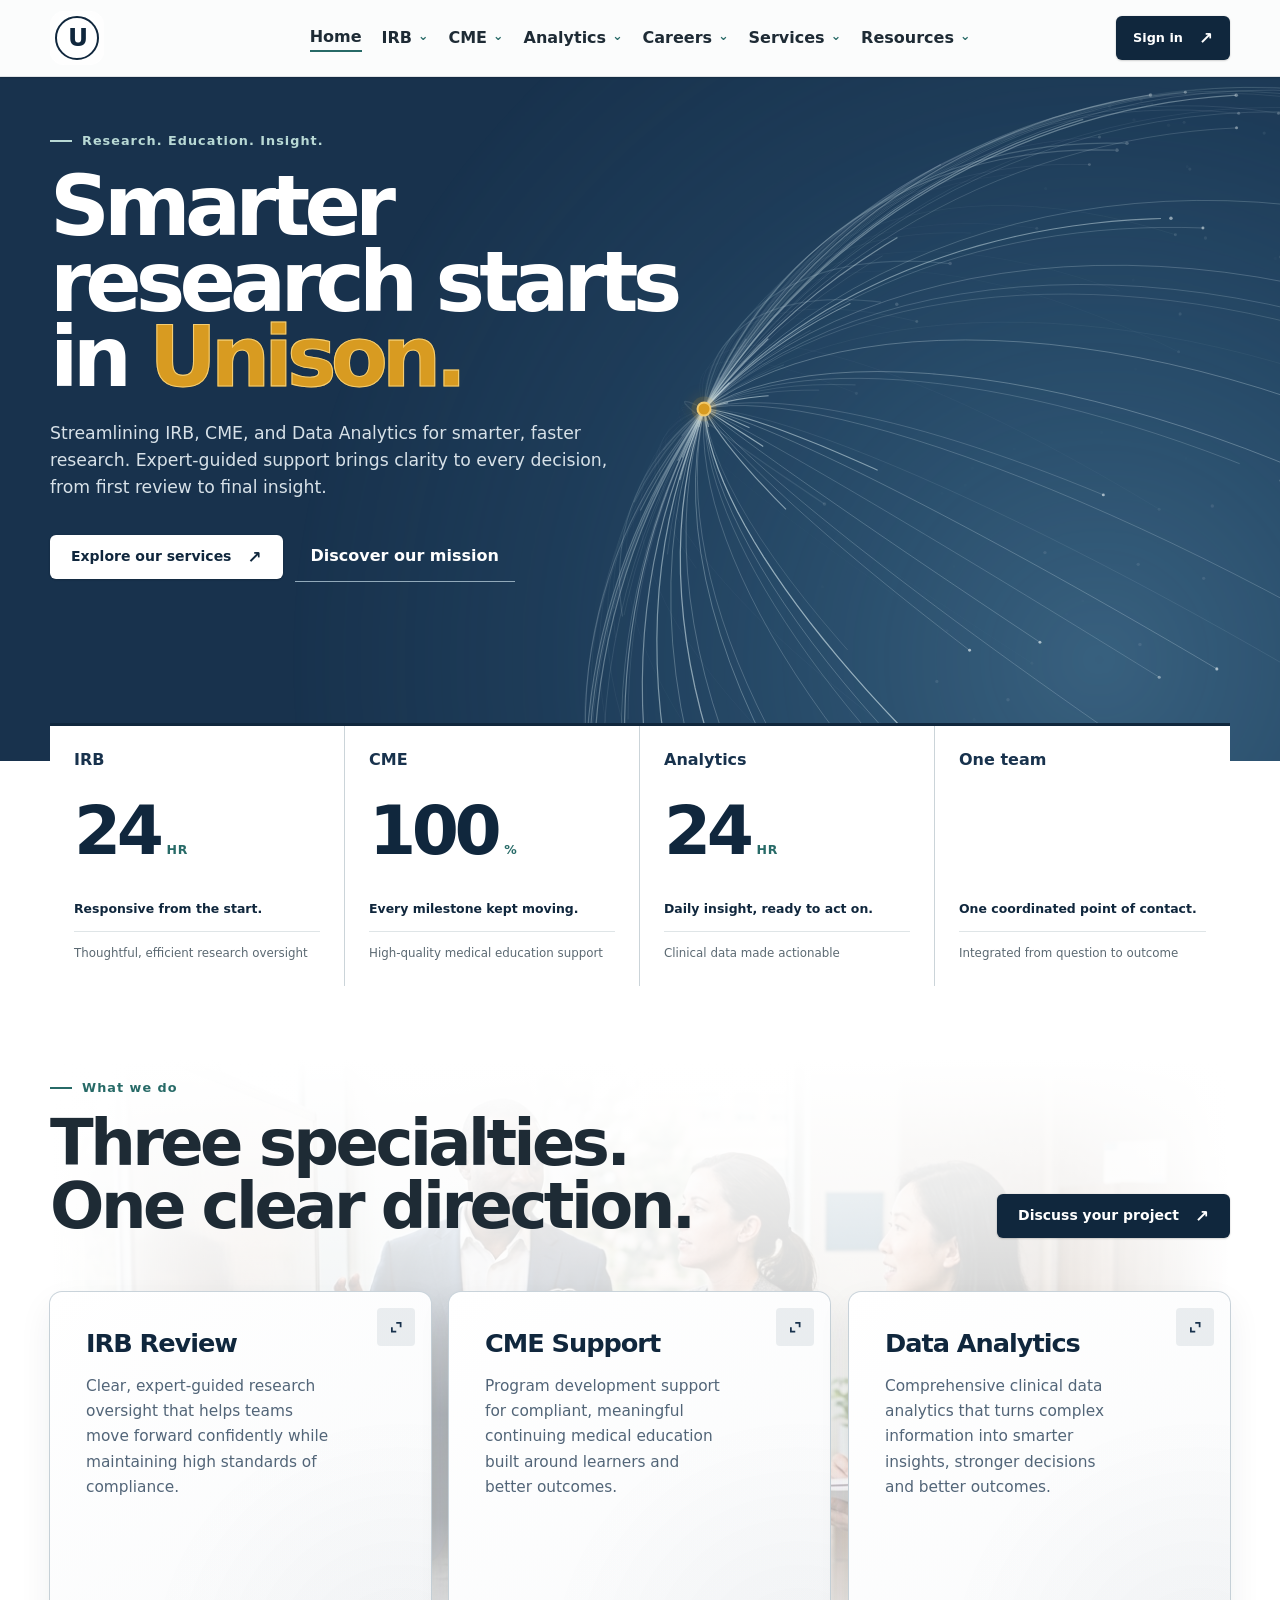
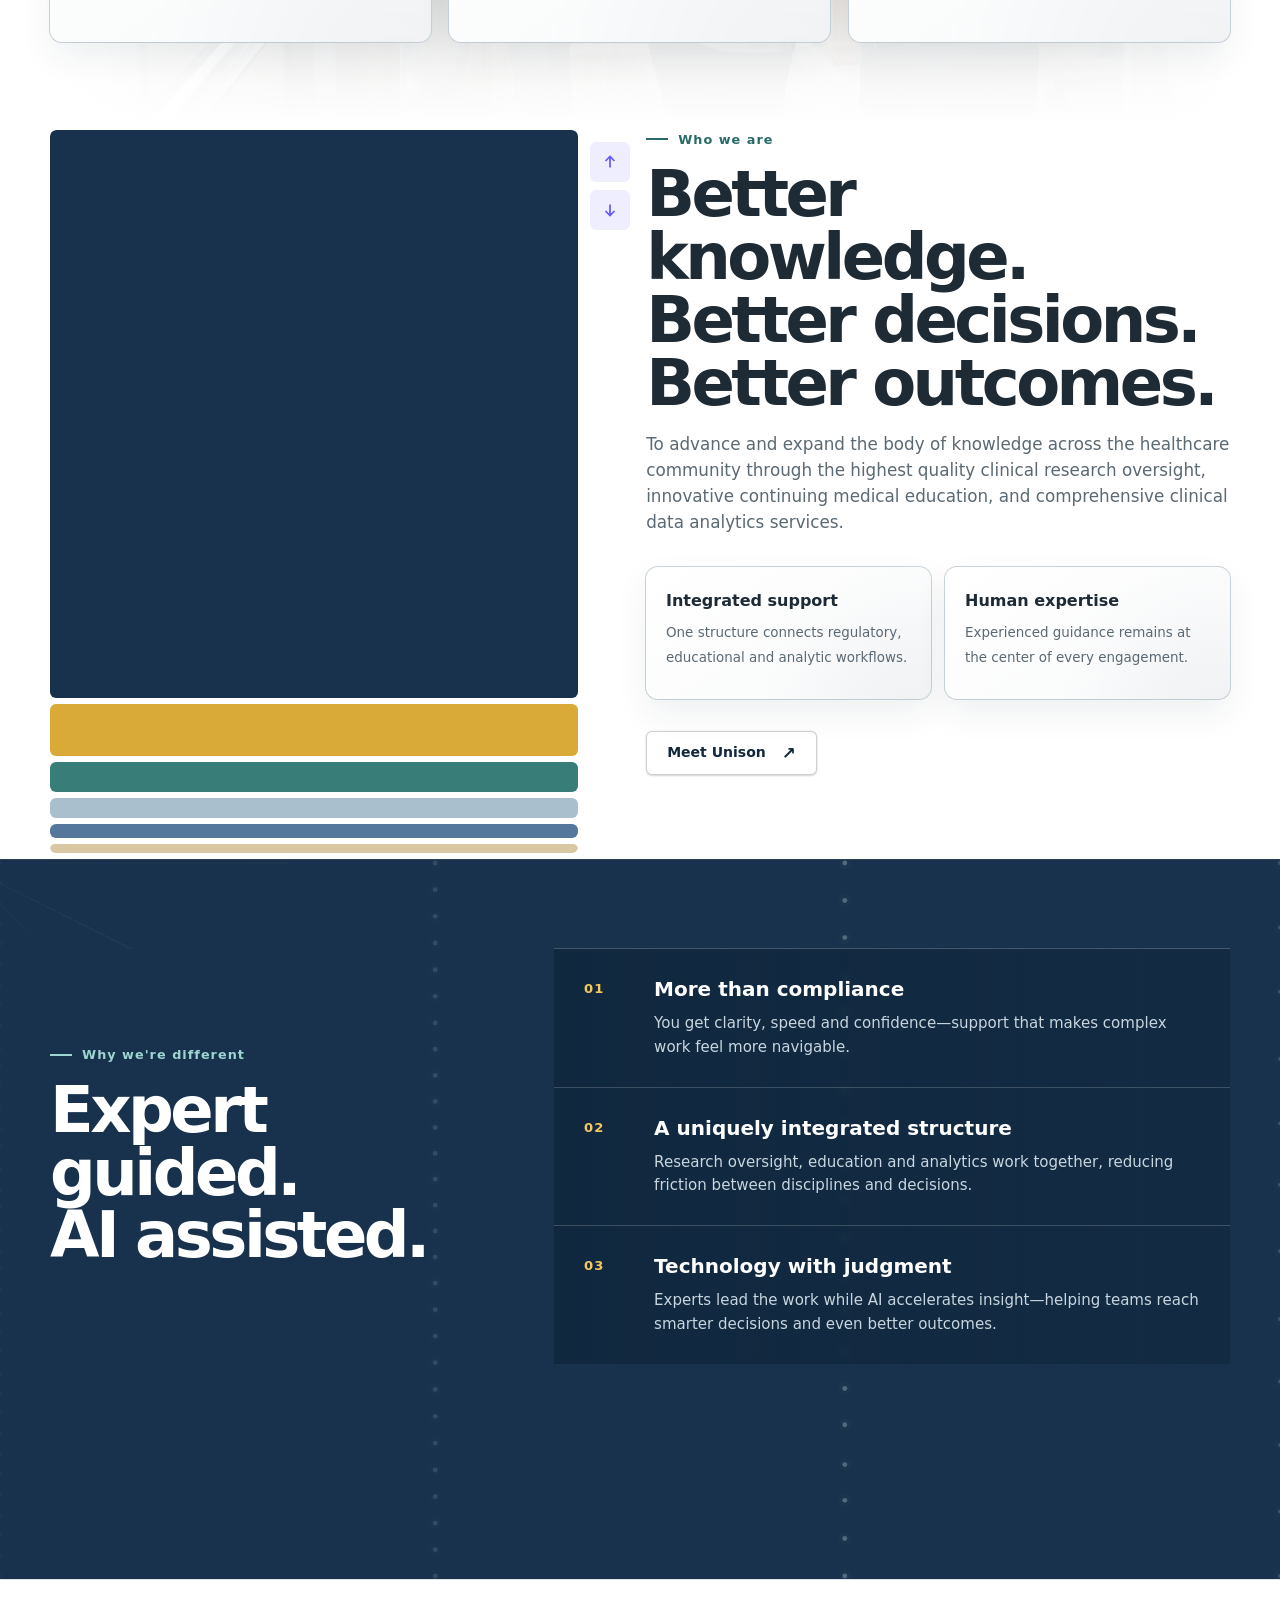
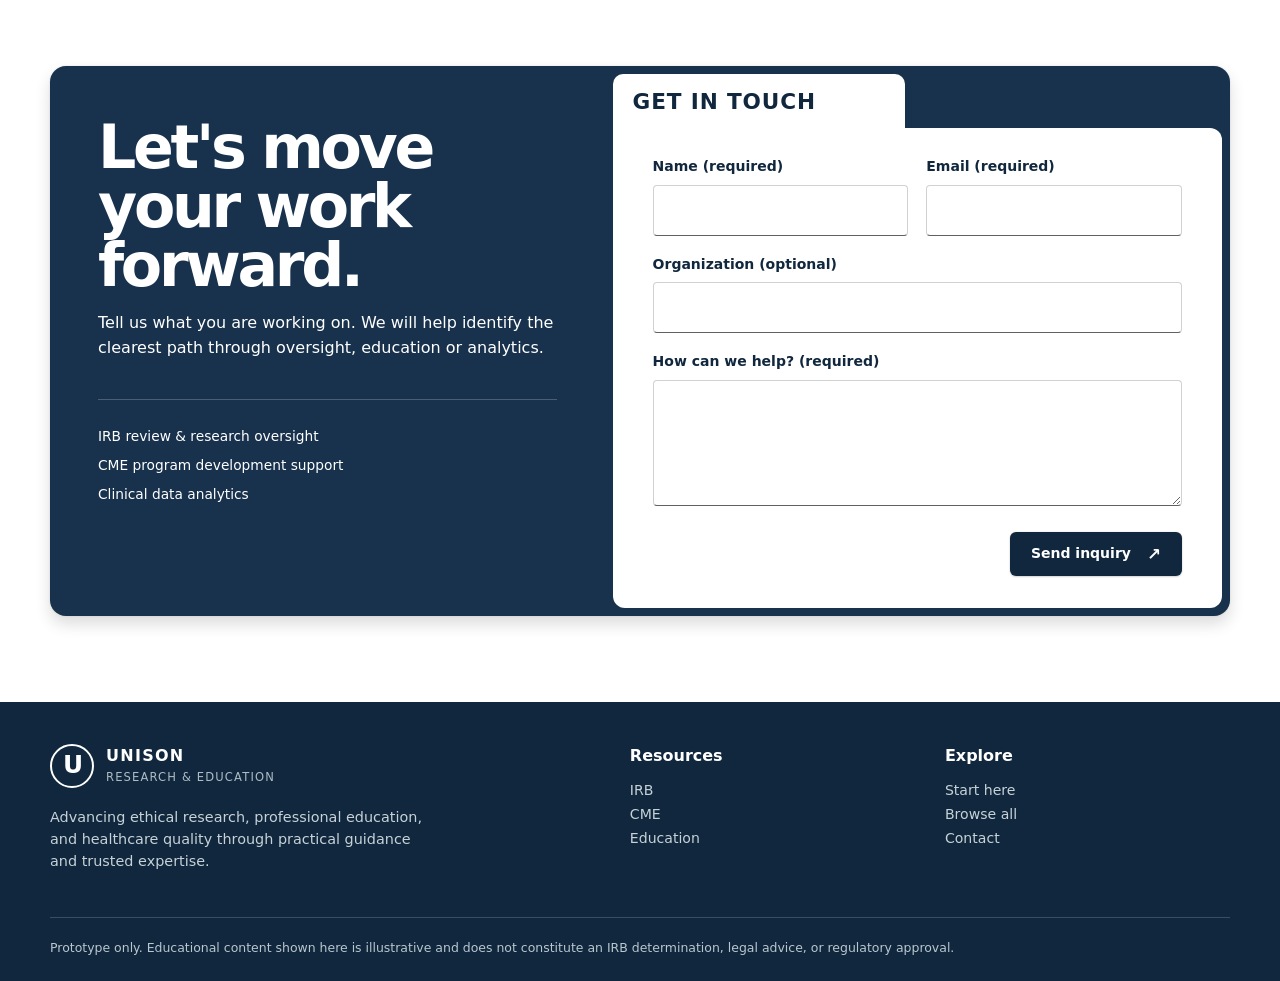
<file: index.html>
<!doctype html>
<html lang="en">
<head>
  <meta charset="utf-8">
  <meta name="viewport" content="width=device-width, initial-scale=1">
  <meta name="theme-color" content="rgb(24, 50, 77)">
  <meta name="description" content="Unison Research & Education — integrated IRB review, CME program development support, and clinical data analytics.">
  <title>Unison Research & Education</title>
  <link rel="stylesheet" href="assets/css/index.css?v=20260722-4">
  <link rel="stylesheet" href="assets/css/site-navigation.css?v=20260722-4">
</head>
<body>
  <a class="skip-link" href="#main-content">Skip to main content</a>
  <header class="site-header">
    <div class="wrap nav">
      <a class="brand" href="index.html" aria-label="Unison Research and Education home">
        <span class="u-logo" aria-hidden="true">U</span>
      </a>
      <nav class="nav-links" id="site-navigation" aria-label="Primary navigation">
        <a href="index.html" aria-current="page">Home</a>
        <details class="nav-dropdown">
          <summary>IRB</summary>
          <div class="dropdown-menu">
            <a href="https://unison-re.org/about-us-1">About IRB</a>
            <a href="https://unison-re.org/turnaround-times">Turnaround Times</a>
            <a href="https://unison-re.org/contact-irb">Contact IRB</a>
          </div>
        </details>
        <details class="nav-dropdown nav-dropdown-cme">
          <summary>CME</summary>
          <div class="dropdown-menu">
            <a href="CME.html">CME Overview</a>
            <a href="CME.html#services">CME Services</a>
            <a href="CME.html#contact-us">Request a Consultation</a>
          </div>
        </details>
        <details class="nav-dropdown">
          <summary>Analytics</summary>
          <div class="dropdown-menu">
            <a href="https://unison-re.org/about-us">About Analytics</a>
            <a href="https://unison-re.org/contact-us">Contact Analytics</a>
          </div>
        </details>
        <details class="nav-dropdown">
          <summary>Careers</summary>
          <div class="dropdown-menu">
            <a href="https://unison-re.org/cme-committee-member">CME Committee Member</a>
            <a href="https://unison-re.org/irb-member">IRB Member</a>
          </div>
        </details>
        <details class="nav-dropdown">
          <summary>Services</summary>
          <div class="dropdown-menu">
            <a href="Services.html">Explore Services</a>
            <a href="Contact.html">Contact Us</a>
          </div>
        </details>
        <details class="nav-dropdown nav-dropdown-resources">
          <summary>Resources</summary>
          <div class="dropdown-menu">
            <a href="Resources.html">All Resources</a>
            <a href="Resources.html?category=IRB#resources">IRB Resources</a>
            <a href="Resources.html?category=CME#resources">CME Resources</a>
            <a href="Resources.html?category=Analytics#resources">Analytics Resources</a>
          </div>
        </details>
      </nav>
      <div class="header-actions">
        <a class="button dark header-sign-in" href="https://unison-re.org/m/account">Sign in</a>
        <button class="menu-toggle" type="button" aria-expanded="false" aria-controls="site-navigation" aria-label="Open menu">&#9776;</button>
      </div>
    </div>
  </header>

  <main id="main-content" tabindex="-1">
    <section class="hero" id="top">
      <div class="hero-network">
        <div class="network-globe" role="img" aria-label="A live globe of communications moving outward from a shared point">
          <canvas class="network-globe-canvas" aria-hidden="true"></canvas>
        </div>
      </div>
      <div class="wrap hero-grid">
        <div class="hero-content reveal">
          <div class="eyebrow">Research. Education. Insight.</div>
          <h1>Smarter research starts in <em>Unison.</em></h1>
          <p class="hero-copy">Streamlining IRB, CME, and Data Analytics for smarter, faster research. Expert-guided support brings clarity to every decision, from first review to final insight.</p>
          <div class="hero-actions">
            <a class="button" href="#services">Explore our services</a>
            <a class="text-link" href="#about">Discover our mission</a>
          </div>
        </div>
      </div>
    </section>

    <!-- PLACEHOLDER DATA: Replace numeric values and labels with verified organizational metrics before launch. -->
    <aside class="stats wrap" aria-label="Unison areas of expertise and illustrative performance metrics">
      <div class="stat-grid">
        <article class="stat">
          <h2 class="stat-name">IRB</h2>
          <div class="stat-measure"><span class="stat-number" data-counter="24">24</span><span class="stat-unit">hr</span></div>
          <p class="stat-context">Responsive from the start.</p>
          <p class="stat-description">Thoughtful, efficient research oversight</p>
        </article>
        <article class="stat">
          <h2 class="stat-name">CME</h2>
          <div class="stat-measure"><span class="stat-number" data-counter="100">100</span><span class="stat-unit">%</span></div>
          <p class="stat-context">Every milestone kept moving.</p>
          <p class="stat-description">High-quality medical education support</p>
        </article>
        <article class="stat">
          <h2 class="stat-name">Analytics</h2>
          <div class="stat-measure"><span class="stat-number" data-counter="24">24</span><span class="stat-unit">hr</span></div>
          <p class="stat-context">Daily insight, ready to act on.</p>
          <p class="stat-description">Clinical data made actionable</p>
        </article>
        <article class="stat">
          <h2 class="stat-name">One team</h2>
          <div class="stat-measure team-measure" aria-label="Three specialties become one team"><span class="stat-number team-number" aria-hidden="true">3</span><span class="stat-unit team-unit" aria-hidden="true">specialties</span></div>
          <p class="stat-context">One coordinated point of contact.</p>
          <p class="stat-description">Integrated from question to outcome</p>
        </article>
      </div>
    </aside>

    <section class="services" id="services">
      <div class="wrap">
        <div class="services-head reveal">
          <div>
            <div class="eyebrow">What we do</div>
            <h2 class="section-title">Three specialties.<br> One clear direction.</h2>
          </div>
          <a class="button dark" href="#contact">Discuss your project</a>
        </div>

        <div class="service-card-grid">
          <a class="service-card reveal" data-cursor-card href="Services.html#irb-services">
            <span class="service-card-entry" aria-hidden="true"><span class="service-card-entry-inner"><svg width="20" height="20" viewBox="0 0 20 20" fill="none" xmlns="http://www.w3.org/2000/svg"><path d="M13.75 6.75H10.25V5H15.5V10.25H13.75V6.75Z"></path><path d="M6.75 10.25H5V15.5H10.25V13.75H6.75V10.25Z"></path></svg></span></span>
            <div class="service-card-border" aria-hidden="true">
              <div class="service-card-border-gradient"></div>
            </div>
            <div class="service-card-surface" aria-hidden="true"></div>
            <div class="service-card-content">
              <h3>IRB Review</h3>
              <p>Clear, expert-guided research oversight that helps teams move forward confidently while maintaining high standards of compliance.</p>
            </div>
          </a>

          <a class="service-card reveal" data-cursor-card href="CME.html">
            <span class="service-card-entry" aria-hidden="true"><span class="service-card-entry-inner"><svg width="20" height="20" viewBox="0 0 20 20" fill="none" xmlns="http://www.w3.org/2000/svg"><path d="M13.75 6.75H10.25V5H15.5V10.25H13.75V6.75Z"></path><path d="M6.75 10.25H5V15.5H10.25V13.75H6.75V10.25Z"></path></svg></span></span>
            <div class="service-card-border" aria-hidden="true">
              <div class="service-card-border-gradient"></div>
            </div>
            <div class="service-card-surface" aria-hidden="true"></div>
            <div class="service-card-content">
              <h3>CME Support</h3>
              <p>Program development support for compliant, meaningful continuing medical education built around learners and better outcomes.</p>
            </div>
          </a>

          <a class="service-card reveal" data-cursor-card href="Services.html#analytics-services">
            <span class="service-card-entry" aria-hidden="true"><span class="service-card-entry-inner"><svg width="20" height="20" viewBox="0 0 20 20" fill="none" xmlns="http://www.w3.org/2000/svg"><path d="M13.75 6.75H10.25V5H15.5V10.25H13.75V6.75Z"></path><path d="M6.75 10.25H5V15.5H10.25V13.75H6.75V10.25Z"></path></svg></span></span>
            <div class="service-card-border" aria-hidden="true">
              <div class="service-card-border-gradient"></div>
            </div>
            <div class="service-card-surface" aria-hidden="true"></div>
            <div class="service-card-content">
              <h3>Data Analytics</h3>
              <p>Comprehensive clinical data analytics that turns complex information into smarter insights, stronger decisions and better outcomes.</p>
            </div>
          </a>
        </div>
      </div>
    </section>

    <section class="about" id="about">
      <div class="wrap about-grid">
        <div class="about-visual reveal">
          <section class="about-carousel" data-vertical-carousel aria-label="Unison capabilities carousel" aria-roledescription="carousel">
            <div class="about-carousel-controls" role="group" aria-label="Carousel navigation">
              <button type="button" data-carousel-previous aria-label="Previous carousel item">
                <svg viewBox="0 0 16 16" aria-hidden="true"><path d="M8 13.5V2.5M3.5 7 8 2.5 12.5 7"/></svg>
              </button>
              <button type="button" data-carousel-next aria-label="Next carousel item">
                <svg viewBox="0 0 16 16" aria-hidden="true"><path d="M8 2.5v11M3.5 9 8 13.5 12.5 9"/></svg>
              </button>
            </div>

            <div class="about-carousel-track">
              <button class="about-carousel-panel about-carousel-panel--navy" type="button" data-carousel-panel data-title="Research oversight" aria-current="true" aria-label="Show carousel item 1 of 8"></button>
              <button class="about-carousel-panel about-carousel-panel--yellow" type="button" data-carousel-panel data-title="Medical education" aria-label="Show carousel item 2 of 8"></button>
              <button class="about-carousel-panel about-carousel-panel--teal" type="button" data-carousel-panel data-title="Clinical analytics" aria-label="Show carousel item 3 of 8"></button>
              <button class="about-carousel-panel about-carousel-panel--sky" type="button" data-carousel-panel data-title="Integrated support" aria-label="Show carousel item 4 of 8"></button>
              <button class="about-carousel-panel about-carousel-panel--blue" type="button" data-carousel-panel data-title="Expert guidance" aria-label="Show carousel item 5 of 8"></button>
              <button class="about-carousel-panel about-carousel-panel--sand" type="button" data-carousel-panel data-title="Professional education" aria-label="Show carousel item 6 of 8"></button>
              <button class="about-carousel-panel about-carousel-panel--slate" type="button" data-carousel-panel data-title="Connected workflows" aria-label="Show carousel item 7 of 8"></button>
              <button class="about-carousel-panel about-carousel-panel--clay" type="button" data-carousel-panel data-title="Better outcomes" aria-label="Show carousel item 8 of 8"></button>
            </div>
            <p class="visually-hidden" aria-live="polite" aria-atomic="true" data-carousel-status>Item 1 of 8: Research oversight</p>
          </section>
        </div>
        <div class="about-copy reveal">
          <div class="eyebrow">Who we are</div>
          <h2 class="section-title">Better knowledge. Better decisions. Better outcomes.</h2>
          <p>To advance and expand the body of knowledge across the healthcare community through the highest quality clinical research oversight, innovative continuing medical education, and comprehensive clinical data analytics services.</p>
          <div class="about-points">
            <div class="about-point" data-cursor-card>
              <div class="service-card-border" aria-hidden="true"><div class="service-card-border-gradient"></div></div>
              <div class="service-card-surface" aria-hidden="true"></div>
              <div class="about-point-content"><strong>Integrated support</strong><span>One structure connects regulatory, educational and analytic workflows.</span></div>
            </div>
            <div class="about-point" data-cursor-card>
              <div class="service-card-border" aria-hidden="true"><div class="service-card-border-gradient"></div></div>
              <div class="service-card-surface" aria-hidden="true"></div>
              <div class="about-point-content"><strong>Human expertise</strong><span>Experienced guidance remains at the center of every engagement.</span></div>
            </div>
          </div>
          <a class="button light" href="#contact">Meet Unison</a>
        </div>
      </div>
    </section>

    <section class="different" id="different">
      <div class="feedforward-network" role="img" aria-label="A feedforward neural network with an input layer, two hidden layers, and an output layer">
        <canvas class="feedforward-network-canvas" aria-hidden="true"></canvas>
      </div>
      <div class="wrap different-grid">
        <div class="different-heading reveal">
          <div class="eyebrow">Why we're different</div>
          <h2 class="section-title">Expert guided.<br> AI assisted.</h2>
        </div>
        <div class="difference-list">
          <article class="difference-card reveal">
            <div class="difference-number">01</div>
            <div><h3>More than compliance</h3><p>You get clarity, speed and confidence—support that makes complex work feel more navigable.</p></div>
          </article>
          <article class="difference-card reveal">
            <div class="difference-number">02</div>
            <div><h3>A uniquely integrated structure</h3><p>Research oversight, education and analytics work together, reducing friction between disciplines and decisions.</p></div>
          </article>
          <article class="difference-card reveal">
            <div class="difference-number">03</div>
            <div><h3>Technology with judgment</h3><p>Experts lead the work while AI accelerates insight—helping teams reach smarter decisions and even better outcomes.</p></div>
          </article>
        </div>
      </div>
    </section>

    <section class="contact" id="contact">
      <div class="wrap contact-shell reveal">
        <div class="contact-copy">
          <h2 class="section-title">Let's move your work forward.</h2>
          <p>Tell us what you are working on. We will help identify the clearest path through oversight, education or analytics.</p>
          <div class="contact-meta"><span>IRB review &amp; research oversight</span><span>CME program development support</span><span>Clinical data analytics</span></div>
        </div>
        <form class="contact-form" id="contact-form" aria-describedby="form-instructions form-note">
          <div class="contact-form-tab">Get in touch</div>
          <p class="visually-hidden" id="form-instructions">Fields marked required must be completed.</p>
          <div class="field-row">
            <div class="field"><label for="name">Name <span aria-hidden="true">(required)</span></label><input id="name" name="name" autocomplete="name" required aria-required="true"></div>
            <div class="field"><label for="email">Email <span aria-hidden="true">(required)</span></label><input id="email" name="email" type="email" autocomplete="email" required aria-required="true"></div>
          </div>
          <div class="field"><label for="organization">Organization <span>(optional)</span></label><input id="organization" name="organization" autocomplete="organization"></div>
          <div class="field"><label for="message">How can we help? <span aria-hidden="true">(required)</span></label><textarea id="message" name="message" required aria-required="true"></textarea></div>
          <div class="form-actions"><button class="button dark" type="submit">Send inquiry</button></div>
        </form>
      </div>
    </section>
  </main>

  <footer>
    <div class="wrap">
      <div class="footer-grid">
        <div>
          <a class="footer-identity" href="index.html" aria-label="Unison Research and Education home">
            <span class="u-logo" aria-hidden="true">U</span>
            <span class="footer-brand-copy"><strong>UNISON</strong><span>RESEARCH &amp; EDUCATION</span></span>
          </a>
          <p class="footer-copy">Advancing ethical research, professional education, and healthcare quality through practical guidance and trusted expertise.</p>
        </div>
        <div><h2>Resources</h2><nav aria-label="Footer resource links"><a href="Resources.html#resources">IRB</a><a href="Resources.html#resources">CME</a><a href="Resources.html#resources">Education</a></nav></div>
        <div><h2>Explore</h2><nav aria-label="Footer site links"><a href="index.html">Start here</a><a href="Resources.html">Browse all</a><a href="Contact.html">Contact</a></nav></div>
      </div>
      <div class="fineprint">Prototype only. Educational content shown here is illustrative and does not constitute an IRB determination, legal advice, or regulatory approval.</div>
    </div>
  </footer>

  <script src="assets/js/site-navigation.js"></script>
  <script src="assets/js/feedforward-network.js?v=20260722-8"></script>
  <script src="assets/js/vertical-carousel.js?v=20260722-4"></script>
  <script src="assets/js/index.js"></script>
</body>
</html>
</file>
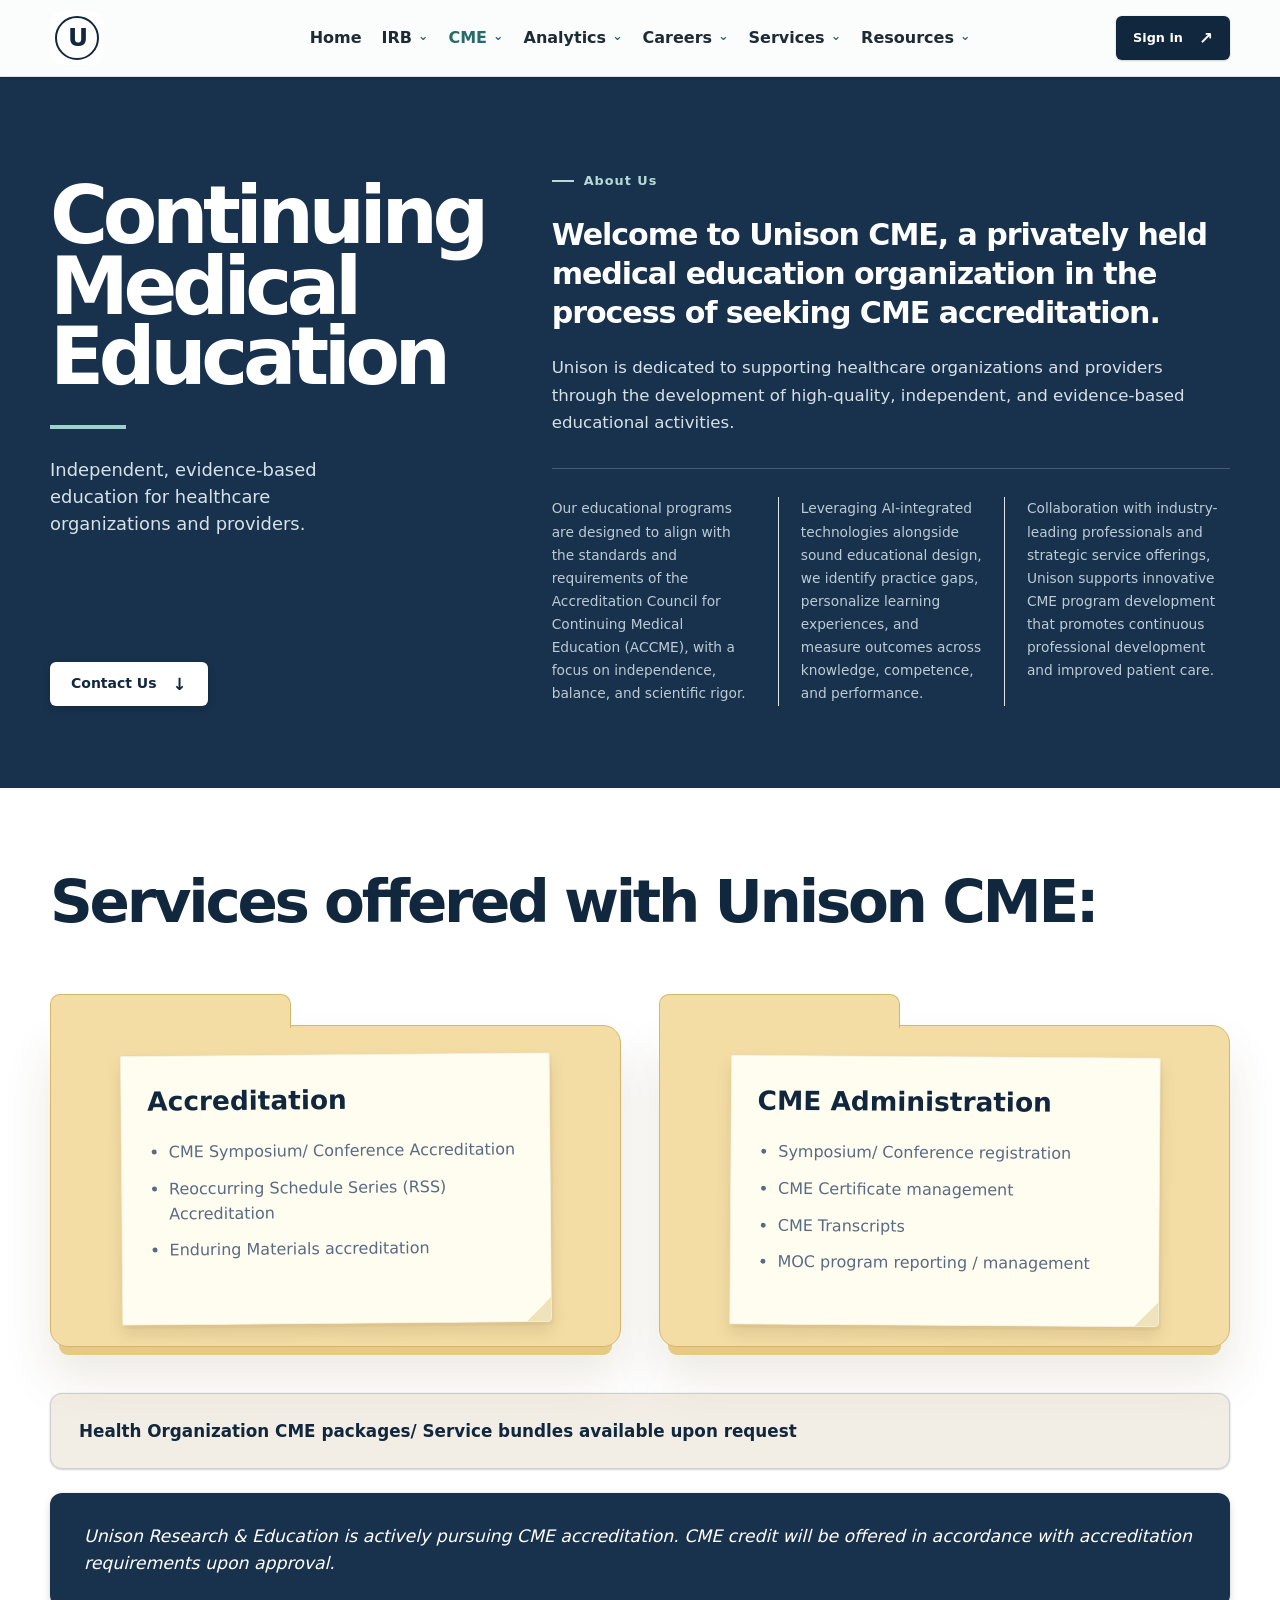
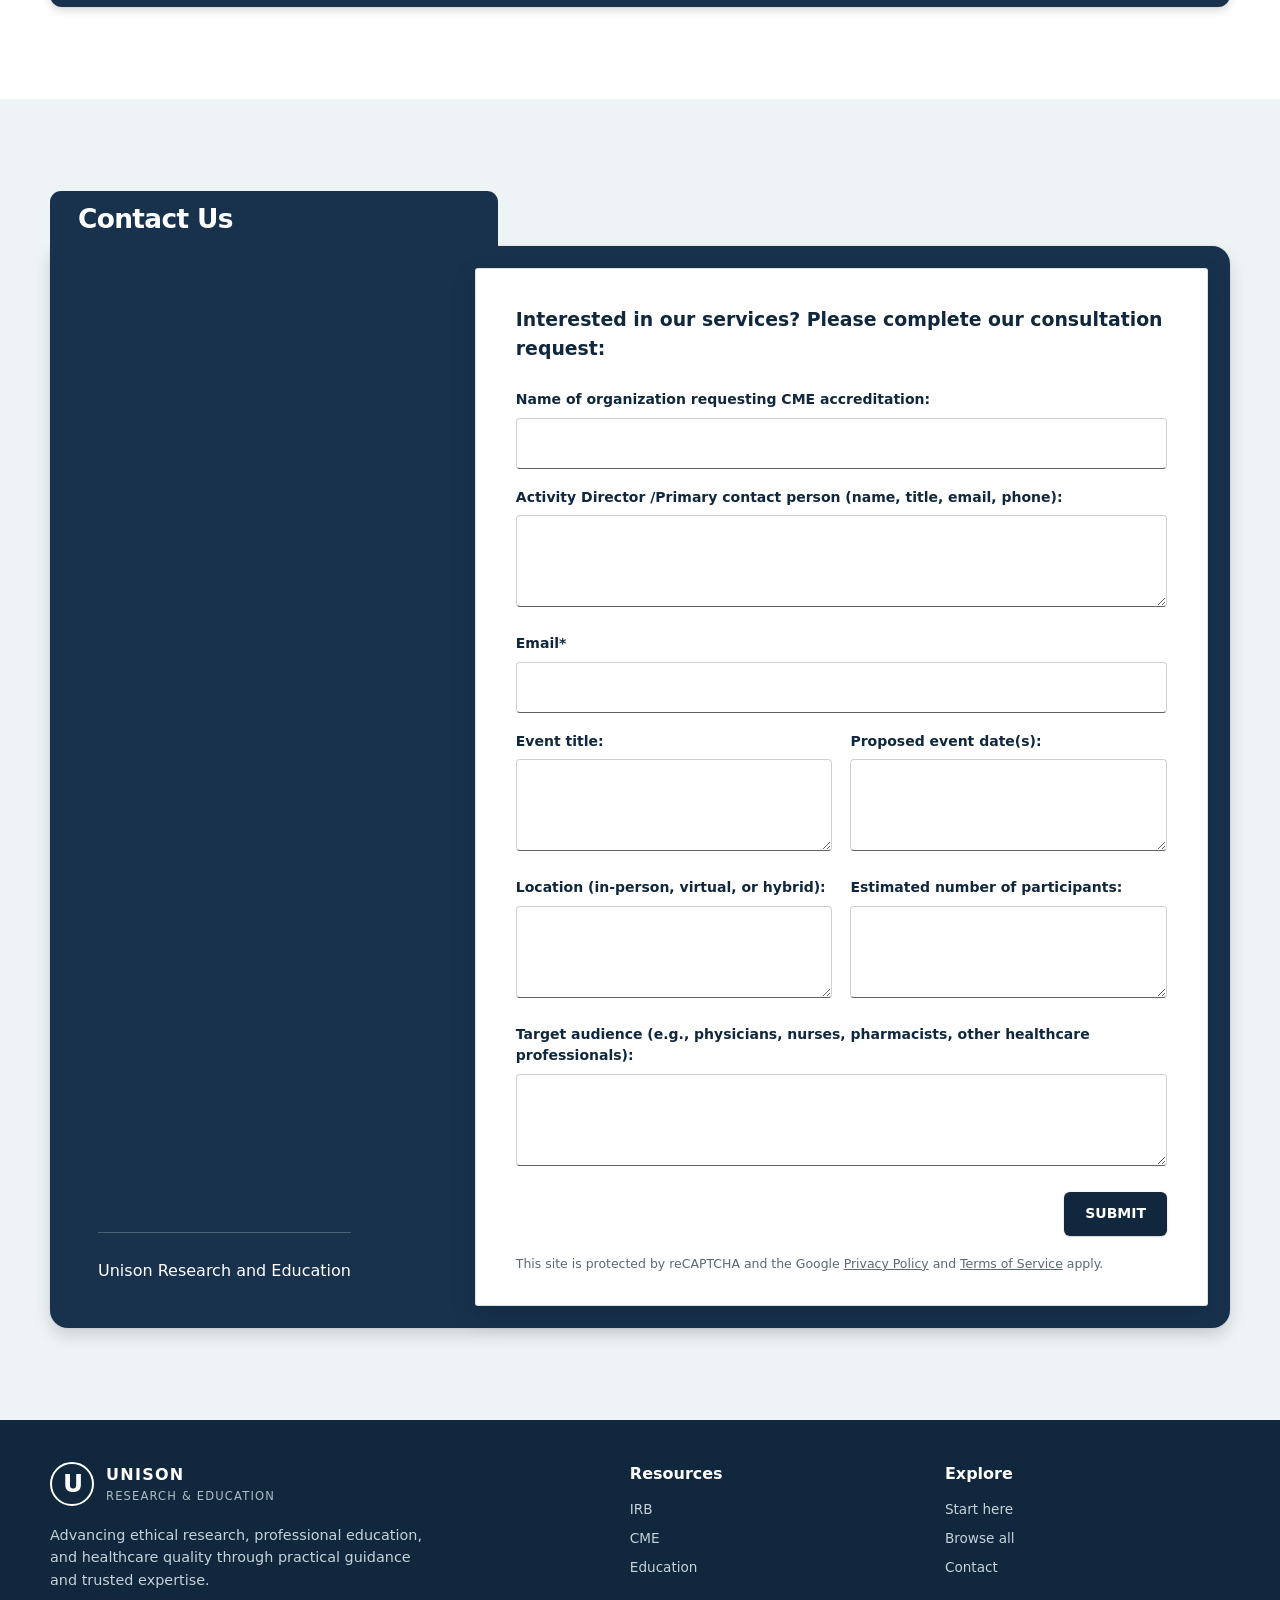
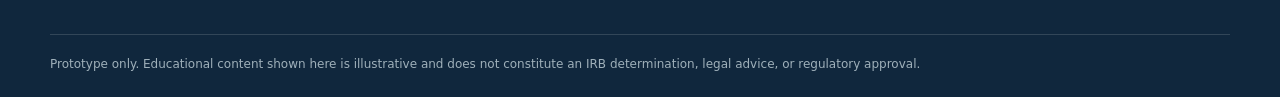
<file: CME.html>
<!doctype html>
<html lang="en">
<head>
  <meta charset="utf-8">
  <meta name="viewport" content="width=device-width, initial-scale=1">
  <meta name="theme-color" content="rgb(24, 50, 77)">
  <meta name="description" content="Continuing Medical Education services from Unison Research & Education.">
  <title>CME | Unison Research &amp; Education</title>
  <link rel="stylesheet" href="assets/css/cme.css">
  <link rel="stylesheet" href="assets/css/site-navigation.css">
</head>
<body>
  <a class="skip-link" href="#main-content">Skip to main content</a>
  <header class="site-header">
    <div class="wrap nav">
      <a class="brand" href="index.html" aria-label="Unison Research and Education home"><span class="u-logo" aria-hidden="true">U</span></a>
      <nav class="nav-links" id="site-navigation" aria-label="Primary navigation">
        <a href="index.html">Home</a>
        <details class="nav-dropdown"><summary>IRB</summary><div class="dropdown-menu"><a href="https://unison-re.org/about-us-1">About IRB</a><a href="https://unison-re.org/turnaround-times">Turnaround Times</a><a href="https://unison-re.org/contact-irb">Contact IRB</a></div></details>
        <details class="nav-dropdown nav-dropdown-cme"><summary aria-current="page">CME</summary><div class="dropdown-menu"><a href="CME.html" aria-current="page">CME Overview</a><a href="CME.html#services">CME Services</a><a href="CME.html#contact-us">Request a Consultation</a></div></details>
        <details class="nav-dropdown"><summary>Analytics</summary><div class="dropdown-menu"><a href="https://unison-re.org/about-us">About Analytics</a><a href="https://unison-re.org/contact-us">Contact Analytics</a></div></details>
        <details class="nav-dropdown"><summary>Careers</summary><div class="dropdown-menu"><a href="https://unison-re.org/cme-committee-member">CME Committee Member</a><a href="https://unison-re.org/irb-member">IRB Member</a></div></details>
        <details class="nav-dropdown"><summary>Services</summary><div class="dropdown-menu"><a href="Services.html">Explore Services</a><a href="Contact.html">Contact Us</a></div></details>
        <details class="nav-dropdown nav-dropdown-resources"><summary>Resources</summary><div class="dropdown-menu"><a href="Resources.html">All Resources</a><a href="Resources.html?category=IRB#resources">IRB Resources</a><a href="Resources.html?category=CME#resources">CME Resources</a><a href="Resources.html?category=Analytics#resources">Analytics Resources</a></div></details>
      </nav>
      <div class="header-actions"><a class="button dark header-sign-in" href="https://unison-re.org/m/account">Sign in</a><button class="menu-toggle" type="button" aria-expanded="false" aria-controls="site-navigation" aria-label="Open menu">&#9776;</button></div>
    </div>
  </header>

  <main id="main-content" tabindex="-1">
    <section class="hero" id="top">
      <div class="wrap hero-grid">
        <div class="hero-heading">
          <h1><span>Continuing</span> <span>Medical</span> <span>Education</span></h1>
          <p class="hero-tagline">Independent, evidence-based education for healthcare organizations and providers.</p>
          <a class="button hero-cta" href="#contact-us">Contact Us</a>
        </div>
        <article class="about-editorial">
          <h2>About Us</h2>
          <div class="about-document">
            <p class="about-lead">Welcome to Unison CME, a privately held medical education organization in the process of seeking CME accreditation.</p>
            <p class="about-support">Unison is dedicated to supporting healthcare organizations and providers through the development of high-quality, independent, and evidence-based educational activities.</p>
            <div class="about-details">
              <p>Our educational programs are designed to align with the standards and requirements of the Accreditation Council for Continuing Medical Education (ACCME), with a focus on independence, balance, and scientific rigor.</p>
              <p>Leveraging AI-integrated technologies alongside sound educational design, we identify practice gaps, personalize learning experiences, and measure outcomes across knowledge, competence, and performance.</p>
              <p>Collaboration with industry-leading professionals and strategic service offerings, Unison supports innovative CME program development that promotes continuous professional development and improved patient care.</p>
            </div>
          </div>
        </article>
      </div>
    </section>

    <section class="services" id="services">
      <div class="wrap">
        <h2 class="section-title">Services offered with Unison CME:</h2>
        <div class="service-grid">
          <article class="service-folder" tabindex="0">
            <div class="service-note">
              <h3>Accreditation</h3>
              <ul>
                <li>CME Symposium/ Conference Accreditation</li>
                <li>Reoccurring Schedule Series (RSS) Accreditation</li>
                <li>Enduring Materials accreditation</li>
              </ul>
            </div>
          </article>
          <article class="service-folder" tabindex="0">
            <div class="service-note">
              <h3>CME Administration</h3>
              <ul>
                <li>Symposium/ Conference registration</li>
                <li>CME Certificate management</li>
                <li>CME Transcripts</li>
                <li>MOC program reporting / management</li>
              </ul>
            </div>
          </article>
        </div>
        <div class="bundle"><strong>Health Organization CME packages/ Service bundles available upon request</strong></div>
        <div class="accreditation-note"><p><em>Unison Research &amp; Education is actively pursuing CME accreditation. CME credit will be offered in accordance with accreditation requirements upon approval.</em></p></div>
      </div>
    </section>

    <section class="consultation" id="contact-us">
      <div class="wrap consultation-shell">
        <div class="consultation-copy">
          <h2>Contact Us</h2>
          <div class="organization-name">Unison Research and Education</div>
        </div>
        <form class="consultation-form" id="cme-consultation-form">
          <h4 class="form-title">Interested in our services? Please complete our consultation request:</h4>
          <div class="field"><label for="organization">Name of organization requesting CME accreditation:</label><input id="organization" name="organization" type="text" autocomplete="organization"></div>
          <div class="field"><label for="activity-director">Activity Director /Primary contact person (name, title, email, phone):</label><textarea id="activity-director" name="activity-director"></textarea></div>
          <div class="field"><label for="email">Email*</label><input id="email" name="email" type="email" autocomplete="email" required aria-required="true"></div>
          <div class="field-row">
            <div class="field"><label for="event-title">Event title:</label><textarea id="event-title" name="event-title"></textarea></div>
            <div class="field"><label for="event-dates">Proposed event date(s):</label><textarea id="event-dates" name="event-dates"></textarea></div>
          </div>
          <div class="field-row">
            <div class="field"><label for="location">Location (in-person, virtual, or hybrid):</label><textarea id="location" name="location"></textarea></div>
            <div class="field"><label for="participants">Estimated number of participants:</label><textarea id="participants" name="participants"></textarea></div>
          </div>
          <div class="field"><label for="audience">Target audience (e.g., physicians, nurses, pharmacists, other healthcare professionals):</label><textarea id="audience" name="audience"></textarea></div>
          <div class="form-actions"><button class="button dark submit-button" type="submit">SUBMIT</button></div>
          <p class="recaptcha-note">This site is protected by reCAPTCHA and the Google <a href="https://policies.google.com/privacy">Privacy Policy</a> and <a href="https://policies.google.com/terms">Terms of Service</a> apply.</p>
        </form>
      </div>
    </section>
  </main>

  <footer>
    <div class="wrap">
      <div class="footer-grid">
        <div><a class="footer-identity" href="index.html" aria-label="Unison Research and Education home"><span class="u-logo" aria-hidden="true">U</span><span class="footer-brand-copy"><strong>UNISON</strong><span>RESEARCH &amp; EDUCATION</span></span></a><p class="footer-copy">Advancing ethical research, professional education, and healthcare quality through practical guidance and trusted expertise.</p></div>
        <div><h2>Resources</h2><nav aria-label="Footer resource links"><a href="Resources.html#resources">IRB</a><a href="Resources.html#resources">CME</a><a href="Resources.html#resources">Education</a></nav></div>
        <div><h2>Explore</h2><nav aria-label="Footer site links"><a href="index.html">Start here</a><a href="Resources.html">Browse all</a><a href="Contact.html">Contact</a></nav></div>
      </div>
      <div class="fineprint">Prototype only. Educational content shown here is illustrative and does not constitute an IRB determination, legal advice, or regulatory approval.</div>
    </div>
  </footer>

  <script src="assets/js/site-navigation.js"></script>
  <script src="assets/js/cme.js"></script>
</body>
</html>
</file>
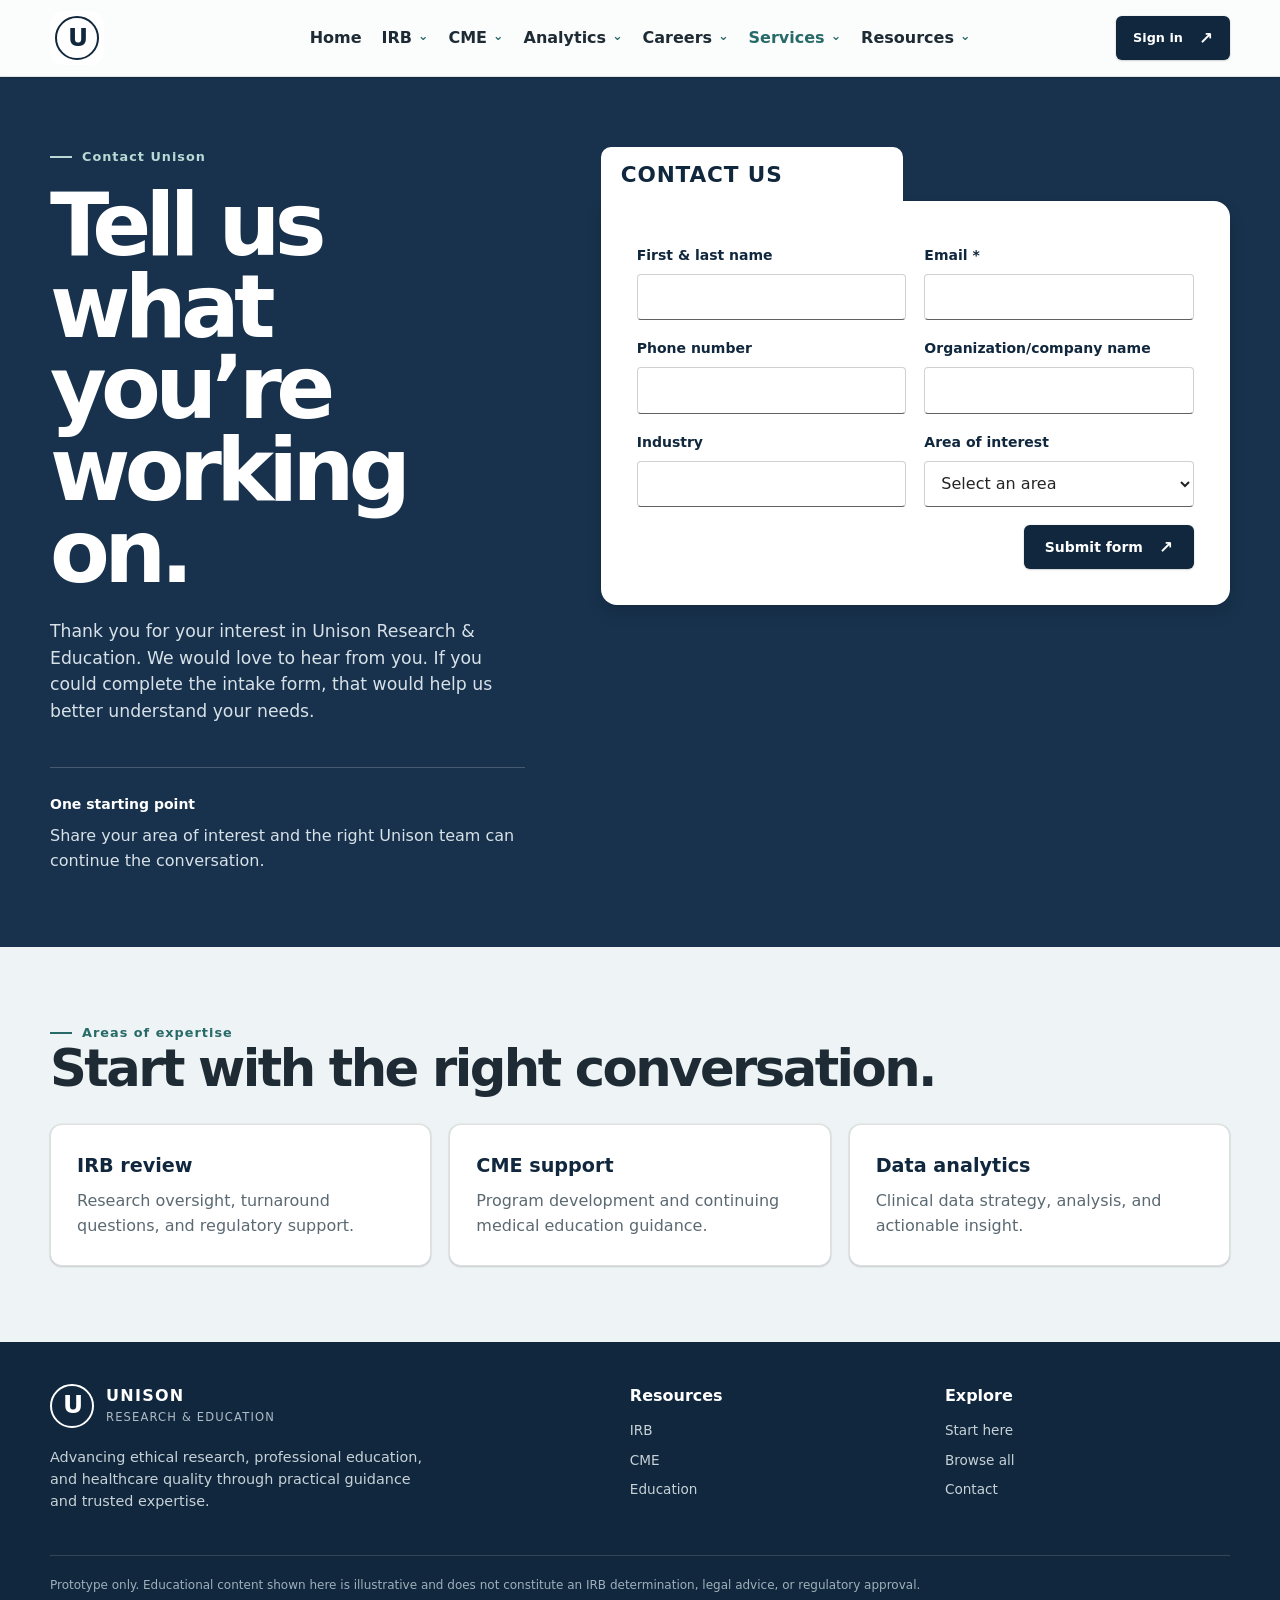
<file: Contact.html>
<!doctype html>
<html lang="en">
<head>
  <meta charset="utf-8">
  <meta name="viewport" content="width=device-width, initial-scale=1">
  <meta name="theme-color" content="rgb(24, 50, 77)">
  <meta name="description" content="Contact Unison Research & Education about IRB review, CME support, and clinical data analytics.">
  <title>Contact | Unison Research &amp; Education</title>
  <link rel="stylesheet" href="assets/css/contact.css">
  <link rel="stylesheet" href="assets/css/site-navigation.css">
</head>
<body>
  <a class="skip-link" href="#main-content">Skip to main content</a>
  <header class="site-header">
    <div class="wrap nav">
      <a class="brand" href="index.html" aria-label="Unison Research and Education home"><span class="u-logo" aria-hidden="true">U</span></a>
      <nav class="nav-links" id="site-navigation" aria-label="Primary navigation">
        <a href="index.html">Home</a>
        <details class="nav-dropdown"><summary>IRB</summary><div class="dropdown-menu"><a href="https://unison-re.org/about-us-1">About IRB</a><a href="https://unison-re.org/turnaround-times">Turnaround Times</a><a href="https://unison-re.org/contact-irb">Contact IRB</a></div></details>
        <details class="nav-dropdown nav-dropdown-cme"><summary>CME</summary><div class="dropdown-menu"><a href="CME.html">CME Overview</a><a href="CME.html#services">CME Services</a><a href="CME.html#contact-us">Request a Consultation</a></div></details>
        <details class="nav-dropdown"><summary>Analytics</summary><div class="dropdown-menu"><a href="https://unison-re.org/about-us">About Analytics</a><a href="https://unison-re.org/contact-us">Contact Analytics</a></div></details>
        <details class="nav-dropdown"><summary>Careers</summary><div class="dropdown-menu"><a href="https://unison-re.org/cme-committee-member">CME Committee Member</a><a href="https://unison-re.org/irb-member">IRB Member</a></div></details>
        <details class="nav-dropdown"><summary aria-current="page">Services</summary><div class="dropdown-menu"><a href="Services.html">Explore Services</a><a href="Contact.html" aria-current="page">Contact Us</a></div></details>
        <details class="nav-dropdown nav-dropdown-resources"><summary>Resources</summary><div class="dropdown-menu"><a href="Resources.html">All Resources</a><a href="Resources.html?category=IRB#resources">IRB Resources</a><a href="Resources.html?category=CME#resources">CME Resources</a><a href="Resources.html?category=Analytics#resources">Analytics Resources</a></div></details>
      </nav>
      <div class="header-actions"><a class="button dark header-sign-in" href="https://unison-re.org/m/account">Sign in</a><button class="menu-toggle" type="button" aria-expanded="false" aria-controls="site-navigation" aria-label="Open menu">&#9776;</button></div>
    </div>
  </header>

  <main id="main-content" tabindex="-1">
    <section class="contact-hero" id="top">
      <div class="wrap contact-hero-grid">
        <div>
          <div class="eyebrow">Contact Unison</div>
          <h1>Tell us what you’re working on.</h1>
          <p class="contact-intro">Thank you for your interest in Unison Research &amp; Education. We would love to hear from you. If you could complete the intake form, that would help us better understand your needs.</p>
          <div class="contact-aside"><strong>One starting point</strong><span>Share your area of interest and the right Unison team can continue the conversation.</span></div>
        </div>
        <form class="intake" id="contact-form" novalidate>
          <h2 class="intake-tab">Contact Us</h2>
          <div class="field-row">
            <div class="field"><label for="name">First &amp; last name</label><input id="name" name="name" type="text" autocomplete="name"></div>
            <div class="field"><label for="email">Email <span aria-hidden="true">*</span></label><input id="email" name="email" type="email" autocomplete="email" required aria-required="true"></div>
          </div>
          <div class="field-row">
            <div class="field"><label for="phone">Phone number</label><input id="phone" name="phone" type="tel" autocomplete="tel"></div>
            <div class="field"><label for="organization">Organization/company name</label><input id="organization" name="organization" type="text" autocomplete="organization"></div>
          </div>
          <div class="field-row">
            <div class="field"><label for="industry">Industry</label><input id="industry" name="industry" type="text"></div>
            <div class="field"><label for="interest">Area of interest</label><select id="interest" name="interest"><option value="">Select an area</option><option>IRB</option><option>CME</option><option>Analytics</option><option>All services</option></select></div>
          </div>
          <div class="form-actions"><button class="button dark" type="submit">Submit form</button></div>
        </form>
      </div>
    </section>
    <section class="contact-paths" aria-labelledby="paths-title">
      <div class="wrap">
        <div class="eyebrow" style="color:var(--accent)">Areas of expertise</div>
        <h2 id="paths-title">Start with the right conversation.</h2>
        <div class="path-grid">
          <div class="path-card"><strong>IRB review</strong><span>Research oversight, turnaround questions, and regulatory support.</span></div>
          <div class="path-card"><strong>CME support</strong><span>Program development and continuing medical education guidance.</span></div>
          <div class="path-card"><strong>Data analytics</strong><span>Clinical data strategy, analysis, and actionable insight.</span></div>
        </div>
      </div>
    </section>
  </main>

  <footer>
    <div class="wrap">
      <div class="footer-grid">
        <div><a class="footer-identity" href="index.html" aria-label="Unison Research and Education home"><span class="u-logo" aria-hidden="true">U</span><span class="footer-brand-copy"><strong>UNISON</strong><span>RESEARCH &amp; EDUCATION</span></span></a><p class="footer-copy">Advancing ethical research, professional education, and healthcare quality through practical guidance and trusted expertise.</p></div>
        <div><h2>Resources</h2><nav aria-label="Footer resource links"><a href="Resources.html#resources">IRB</a><a href="Resources.html#resources">CME</a><a href="Resources.html#resources">Education</a></nav></div>
        <div><h2>Explore</h2><nav aria-label="Footer site links"><a href="index.html">Start here</a><a href="Resources.html">Browse all</a><a href="Contact.html">Contact</a></nav></div>
      </div>
      <div class="fineprint">Prototype only. Educational content shown here is illustrative and does not constitute an IRB determination, legal advice, or regulatory approval.</div>
    </div>
  </footer>

  <script src="assets/js/site-navigation.js"></script>
  <script src="assets/js/contact.js"></script>
</body>
</html>
</file>
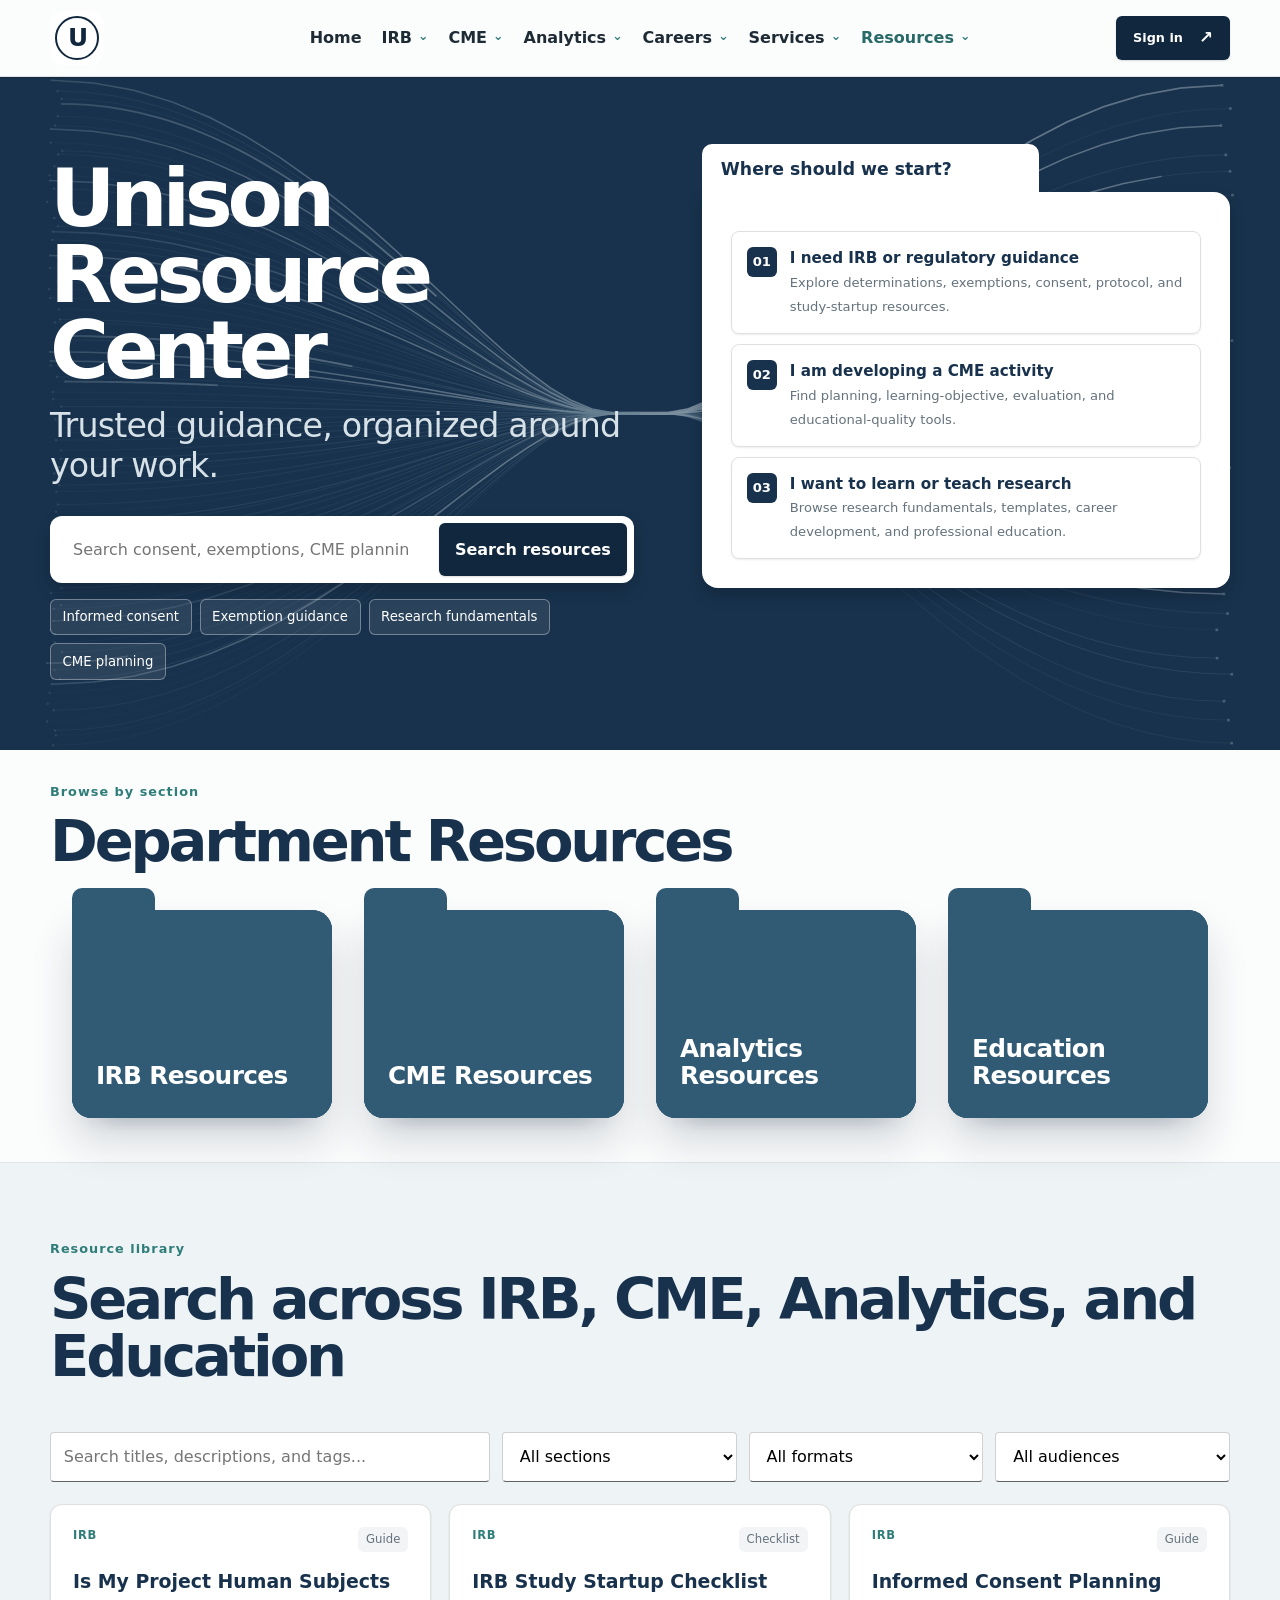
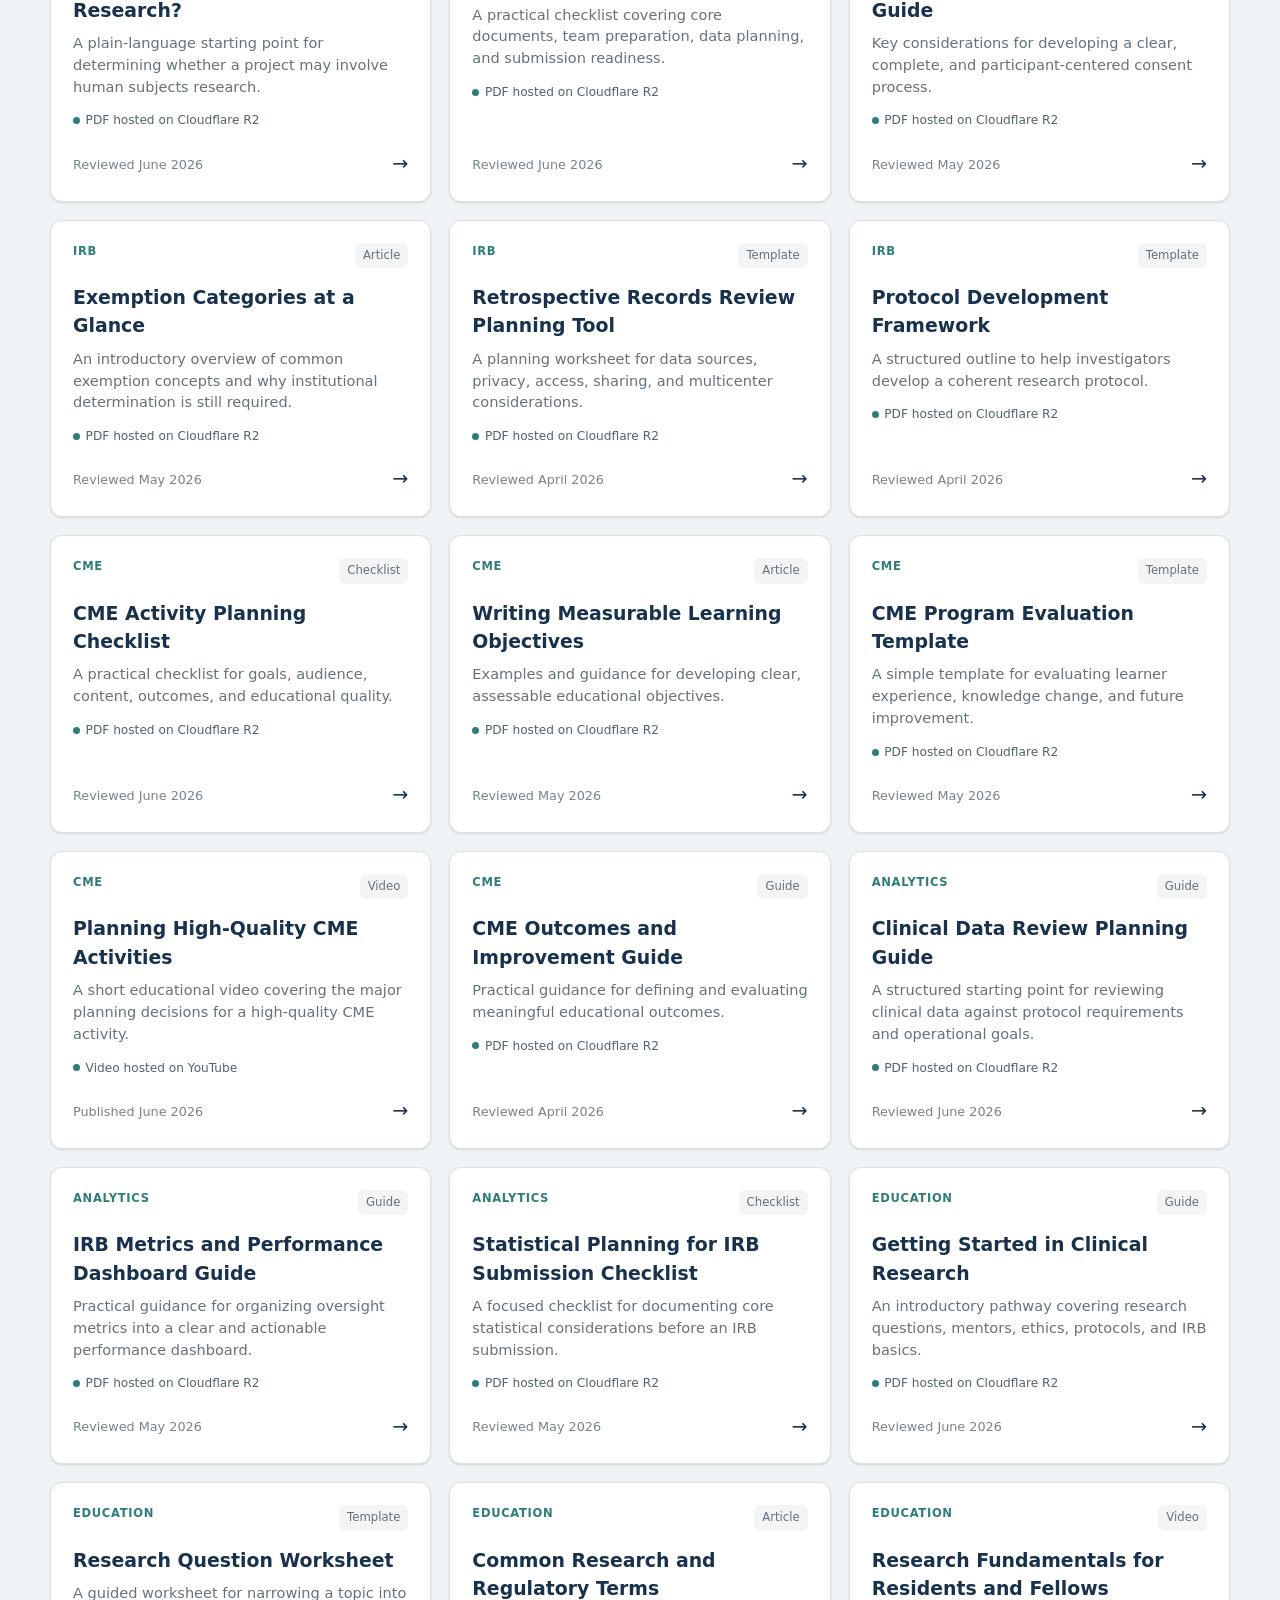
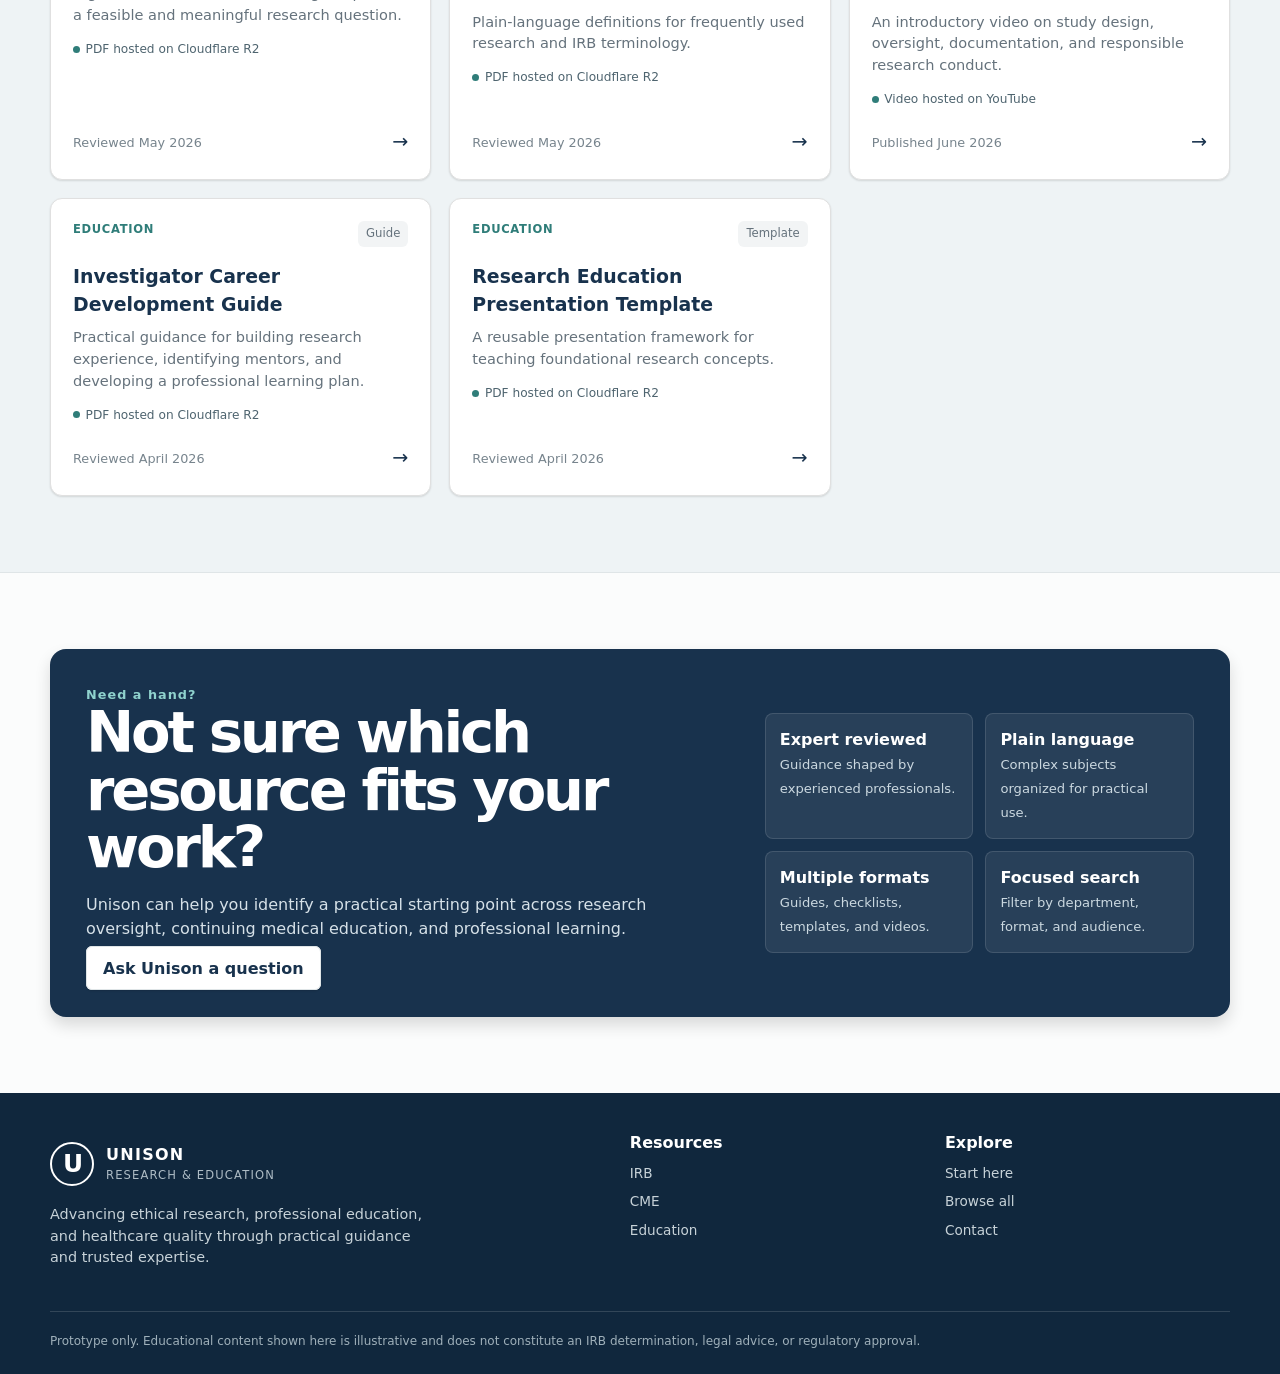
<file: Resources.html>
<!DOCTYPE html>
<html lang="en">
<head>
  <meta charset="UTF-8" />
  <meta name="viewport" content="width=device-width, initial-scale=1.0" />
  <meta name="theme-color" content="rgb(24, 50, 77)">
  <title>Unison Resource Center Prototype</title>
  <link rel="stylesheet" href="assets/css/resources.css">
  <link rel="stylesheet" href="assets/css/site-navigation.css">
</head>
<body>
  <a class="skip-link" href="#main-content">Skip to main content</a>
  <header class="site-header">
    <div class="wrap nav">
      <a class="brand" href="index.html" aria-label="Unison Research and Education home"><span class="u-logo" aria-hidden="true">U</span></a>
      <nav class="nav-links" id="site-navigation" aria-label="Primary navigation">
        <a href="index.html">Home</a>
        <details class="nav-dropdown"><summary>IRB</summary><div class="dropdown-menu"><a href="https://unison-re.org/about-us-1">About IRB</a><a href="https://unison-re.org/turnaround-times">Turnaround Times</a><a href="https://unison-re.org/contact-irb">Contact IRB</a></div></details>
        <details class="nav-dropdown nav-dropdown-cme"><summary>CME</summary><div class="dropdown-menu"><a href="CME.html">CME Overview</a><a href="CME.html#services">CME Services</a><a href="CME.html#contact-us">Request a Consultation</a></div></details>
        <details class="nav-dropdown"><summary>Analytics</summary><div class="dropdown-menu"><a href="https://unison-re.org/about-us">About Analytics</a><a href="https://unison-re.org/contact-us">Contact Analytics</a></div></details>
        <details class="nav-dropdown"><summary>Careers</summary><div class="dropdown-menu"><a href="https://unison-re.org/cme-committee-member">CME Committee Member</a><a href="https://unison-re.org/irb-member">IRB Member</a></div></details>
        <details class="nav-dropdown"><summary>Services</summary><div class="dropdown-menu"><a href="Services.html">Explore Services</a><a href="Contact.html">Contact Us</a></div></details>
        <details class="nav-dropdown nav-dropdown-resources"><summary aria-current="page">Resources</summary><div class="dropdown-menu"><a href="Resources.html" aria-current="page">All Resources</a><a href="Resources.html?category=IRB#resources">IRB Resources</a><a href="Resources.html?category=CME#resources">CME Resources</a><a href="Resources.html?category=Analytics#resources">Analytics Resources</a></div></details>
      </nav>
      <div class="header-actions"><a class="button dark header-sign-in" href="https://unison-re.org/m/account">Sign in</a><button class="menu-toggle" type="button" aria-expanded="false" aria-controls="site-navigation" aria-label="Open menu">&#9776;</button></div>
    </div>
  </header>

  <main id="main-content" tabindex="-1">
    <section class="hero" id="top">
      <div class="resource-hero-network" role="img" aria-label="A live network compressing many inputs into a smaller set of organized outputs">
        <canvas class="resource-hero-network-canvas" aria-hidden="true"></canvas>
      </div>
      <div class="container hero-grid">
        <div>
          <h1>Unison Resource Center</h1>
          <p class="resource-tagline">Trusted guidance, organized around your work.</p>
          <div class="search-shell">
            <input id="heroSearch" type="search" aria-label="Search the resource center" placeholder="Search consent, exemptions, CME planning, research education..." />
            <button class="btn btn-primary" type="button" onclick="runHeroSearch()">Search resources</button>
          </div>
          <div class="quick-links">
            <button class="chip" onclick="quickSearch('informed consent')">Informed consent</button>
            <button class="chip" onclick="quickSearch('exemption')">Exemption guidance</button>
            <button class="chip" onclick="quickSearch('research fundamentals')">Research fundamentals</button>
            <button class="chip" onclick="quickSearch('CME')">CME planning</button>
          </div>
        </div>

        <aside class="hero-panel" id="start">
          <div class="panel-title">
            <h3>Where should we start?</h3>
            <span class="status">Guided pathways</span>
          </div>
          <div class="path-card" onclick="setCategory('IRB')">
            <div class="num">01</div>
            <div><strong>I need IRB or regulatory guidance</strong><span>Explore determinations, exemptions, consent, protocol, and study-startup resources.</span></div>
          </div>
          <div class="path-card" onclick="setCategory('CME')">
            <div class="num">02</div>
            <div><strong>I am developing a CME activity</strong><span>Find planning, learning-objective, evaluation, and educational-quality tools.</span></div>
          </div>
          <div class="path-card" onclick="setCategory('Education')">
            <div class="num">03</div>
            <div><strong>I want to learn or teach research</strong><span>Browse research fundamentals, templates, career development, and professional education.</span></div>
          </div>
        </aside>
      </div>
    </section>

    <section id="categories">
      <div class="container">
        <div class="section-head">
          <div>
            <div class="eyebrow">Browse by section</div>
            <h2>Department Resources</h2>
          </div>

        </div>

        <div class="category-grid">
          <button class="category resource-folder" data-resource-category="IRB" type="button" onclick="toggleResourceFolder(event, 'IRB')" aria-label="Toggle IRB resources" aria-pressed="false">
            <span class="resource-folder-shape" aria-hidden="true">
              <span class="resource-folder-back">
                <span class="folder-paper folder-paper-1"></span>
                <span class="folder-paper folder-paper-2"></span>
                <span class="folder-paper folder-paper-3"></span>
                <span class="resource-folder-front"></span>
                <span class="resource-folder-front resource-folder-front-right"></span>
                <span class="resource-folder-title">IRB Resources</span>
              </span>
            </span>
          </button>
          <button class="category resource-folder" data-resource-category="CME" type="button" onclick="toggleResourceFolder(event, 'CME')" aria-label="Toggle CME resources" aria-pressed="false">
            <span class="resource-folder-shape" aria-hidden="true">
              <span class="resource-folder-back">
                <span class="folder-paper folder-paper-1"></span>
                <span class="folder-paper folder-paper-2"></span>
                <span class="folder-paper folder-paper-3"></span>
                <span class="resource-folder-front"></span>
                <span class="resource-folder-front resource-folder-front-right"></span>
                <span class="resource-folder-title">CME Resources</span>
              </span>
            </span>
          </button>
          <button class="category resource-folder" data-resource-category="Analytics" type="button" onclick="toggleResourceFolder(event, 'Analytics')" aria-label="Toggle Analytics resources" aria-pressed="false">
            <span class="resource-folder-shape" aria-hidden="true">
              <span class="resource-folder-back">
                <span class="folder-paper folder-paper-1"></span>
                <span class="folder-paper folder-paper-2"></span>
                <span class="folder-paper folder-paper-3"></span>
                <span class="resource-folder-front"></span>
                <span class="resource-folder-front resource-folder-front-right"></span>
                <span class="resource-folder-title">Analytics Resources</span>
              </span>
            </span>
          </button>
          <button class="category resource-folder" data-resource-category="Education" type="button" onclick="toggleResourceFolder(event, 'Education')" aria-label="Toggle Education resources" aria-pressed="false">
            <span class="resource-folder-shape" aria-hidden="true">
              <span class="resource-folder-back">
                <span class="folder-paper folder-paper-1"></span>
                <span class="folder-paper folder-paper-2"></span>
                <span class="folder-paper folder-paper-3"></span>
                <span class="resource-folder-front"></span>
                <span class="resource-folder-front resource-folder-front-right"></span>
                <span class="resource-folder-title">Education Resources</span>
              </span>
            </span>
          </button>
        </div>
      </div>
    </section>

    <section class="workspace" id="resources">
      <div class="container">
        <div class="section-head">
          <div>
            <div class="eyebrow">Resource library</div>
            <h2>Search across IRB, CME, Analytics, and Education</h2>
          </div>
        </div>

        <div class="filterbar">
          <input id="searchInput" type="search" aria-label="Search resource titles, descriptions, and tags" placeholder="Search titles, descriptions, and tags..." oninput="renderResources()" />
          <select id="categoryFilter" aria-label="Filter by section" onchange="applyCategoryFilter()">
            <option value="">All sections</option>
            <option>IRB</option>
            <option>CME</option>
            <option>Analytics</option>
            <option>Education</option>
          </select>
          <select id="typeFilter" aria-label="Filter by format" onchange="renderResources()">
            <option value="">All formats</option>
            <option>Article</option>
            <option>Checklist</option>
            <option>Template</option>
            <option>Guide</option>
            <option>Video</option>
          </select>
          <select id="audienceFilter" aria-label="Filter by audience" onchange="renderResources()">
            <option value="">All audiences</option>
            <option>New Investigator</option>
            <option>Experienced Investigator</option>
            <option>Research Administrator</option>
            <option>Educator</option>
            <option>Medical Learner</option>
          </select>
        </div>

        <div class="resource-grid" id="resourceGrid"></div>
      </div>
    </section>

    <section>
      <div class="container">
        <div class="feature-band">
          <div>
            <div class="eyebrow" style="color:#8fd2cd">Need a hand?</div>
            <h2>Not sure which resource fits your work?</h2>
            <p>Unison can help you identify a practical starting point across research oversight, continuing medical education, and professional learning.</p>
            <a class="btn btn-ghost" href="Contact.html">Ask Unison a question</a>
          </div>
          <div class="feature-list">
            <div class="feature-item"><strong>Expert reviewed</strong><span>Guidance shaped by experienced professionals.</span></div>
            <div class="feature-item"><strong>Plain language</strong><span>Complex subjects organized for practical use.</span></div>
            <div class="feature-item"><strong>Multiple formats</strong><span>Guides, checklists, templates, and videos.</span></div>
            <div class="feature-item"><strong>Focused search</strong><span>Filter by department, format, and audience.</span></div>
          </div>
        </div>
      </div>
    </section>
  </main>

  <footer>
    <div class="wrap">
      <div class="footer-grid">
        <div><a class="footer-identity" href="index.html" aria-label="Unison Research and Education home"><span class="u-logo" aria-hidden="true">U</span><span class="footer-brand-copy"><strong>UNISON</strong><span>RESEARCH &amp; EDUCATION</span></span></a><p class="footer-copy">Advancing ethical research, professional education, and healthcare quality through practical guidance and trusted expertise.</p></div>
        <div><h2>Resources</h2><nav aria-label="Footer resource links"><a href="#resources" onclick="setCategory('IRB')">IRB</a><a href="#resources" onclick="setCategory('CME')">CME</a><a href="#resources" onclick="setCategory('Education')">Education</a></nav></div>
        <div><h2>Explore</h2><nav aria-label="Footer site links"><a href="#start">Start here</a><a href="#categories">Browse all</a><a href="Contact.html">Contact</a></nav></div>
      </div>
      <div class="fineprint">Prototype only. Educational content shown here is illustrative and does not constitute an IRB determination, legal advice, or regulatory approval.</div>
    </div>
  </footer>

  <div class="modal" id="resourceModal" role="dialog" aria-modal="true" aria-labelledby="modalTitle" onclick="closeModal(event)">
    <div class="modal-card">
      <div class="modal-head">
        <div>
          <div class="tag" id="modalCategory"></div>
          <h2 id="modalTitle" style="font-size:2rem;margin:.4rem 0"></h2>
        </div>
        <button class="close" type="button" aria-label="Close resource details" onclick="forceClose()">&times;</button>
      </div>
      <p id="modalDescription" style="color:var(--muted)"></p>
      <div class="meta" id="modalMeta"></div>
      <p><strong>File delivery:</strong></p>
      <div class="url-box" id="modalUrl"></div>
      <div class="modal-actions">
        <button id="openButton" class="btn btn-primary" onclick="showPrototypeLink()">View Resource</button>
        <button class="btn btn-ghost" onclick="alert('Prototype bookmark action. This could require a user account.')">Save Resource</button>
      </div>
    </div>
  </div>

  <script src="assets/js/resource-catalog.js"></script>
  <script src="assets/js/site-navigation.js"></script>
  <script src="assets/js/resource-network.js"></script>
  <script src="assets/js/resources.js"></script>
</body>
</html>
</file>
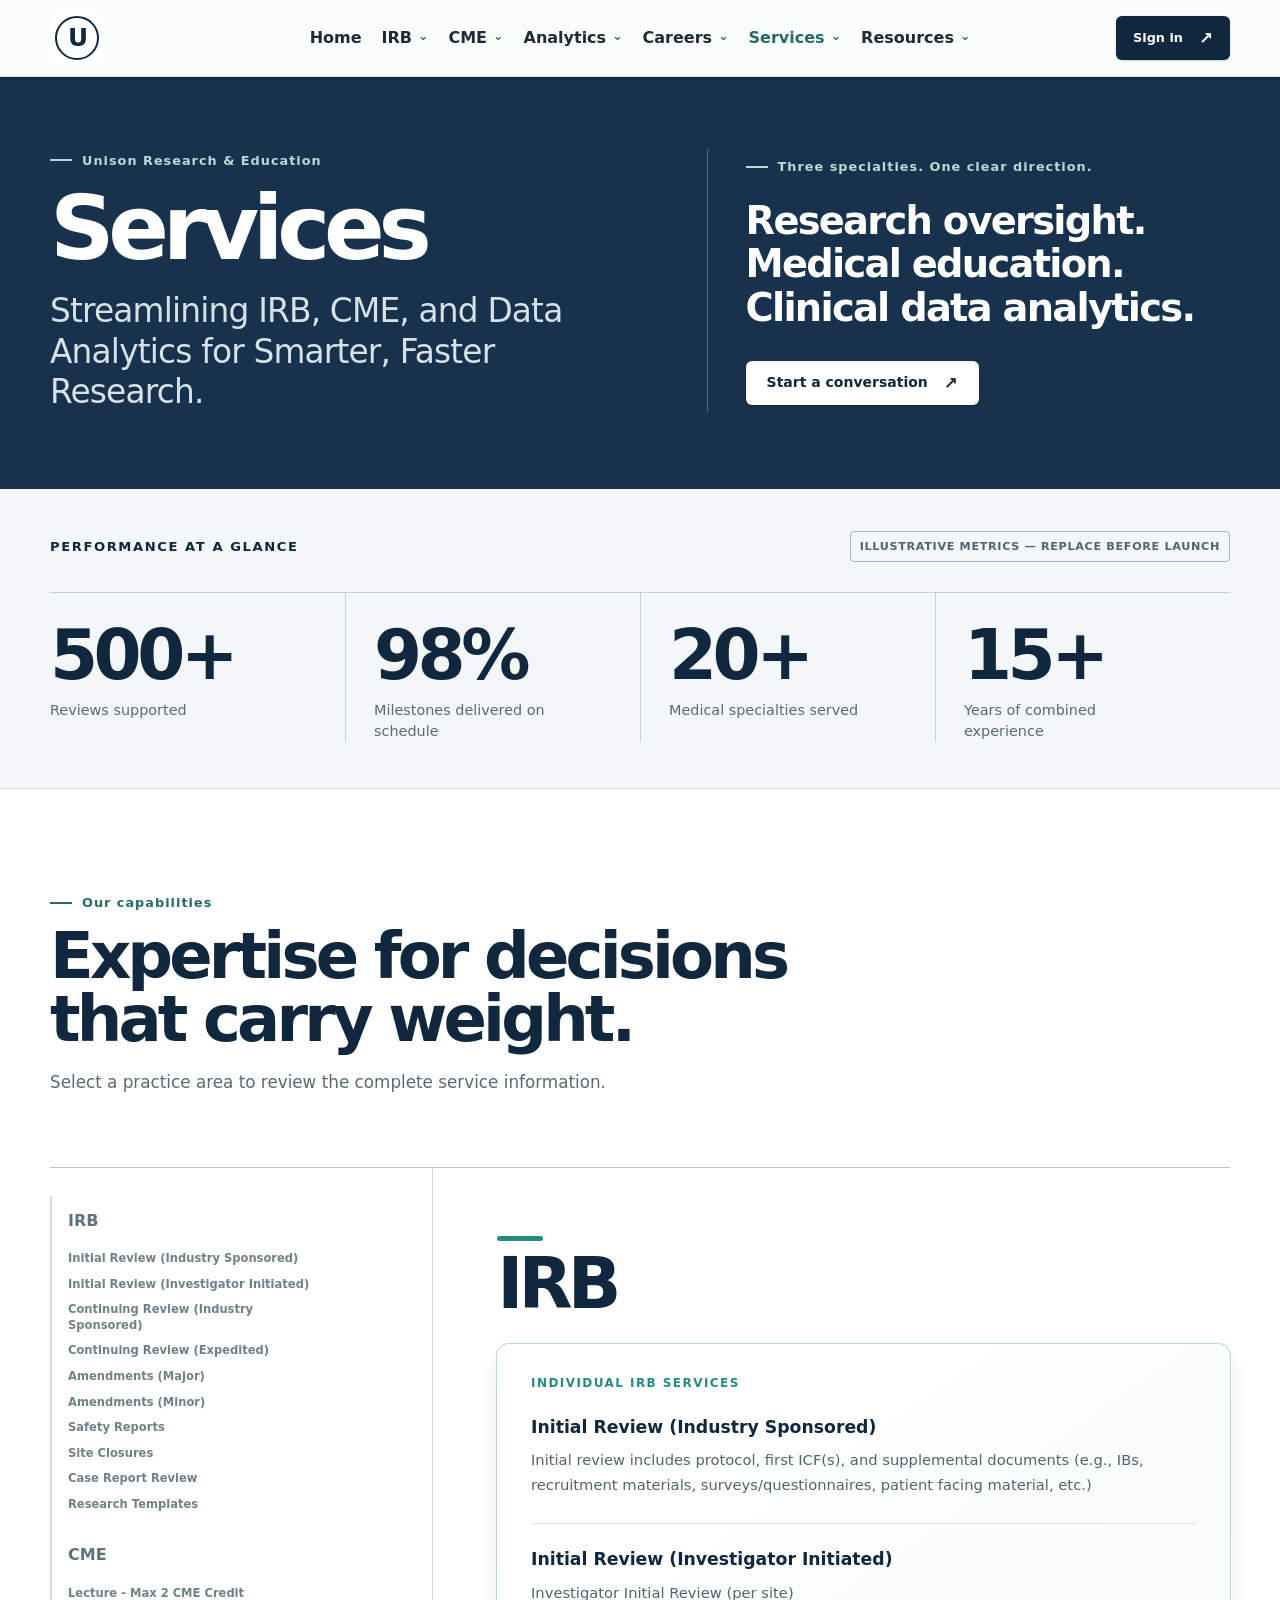
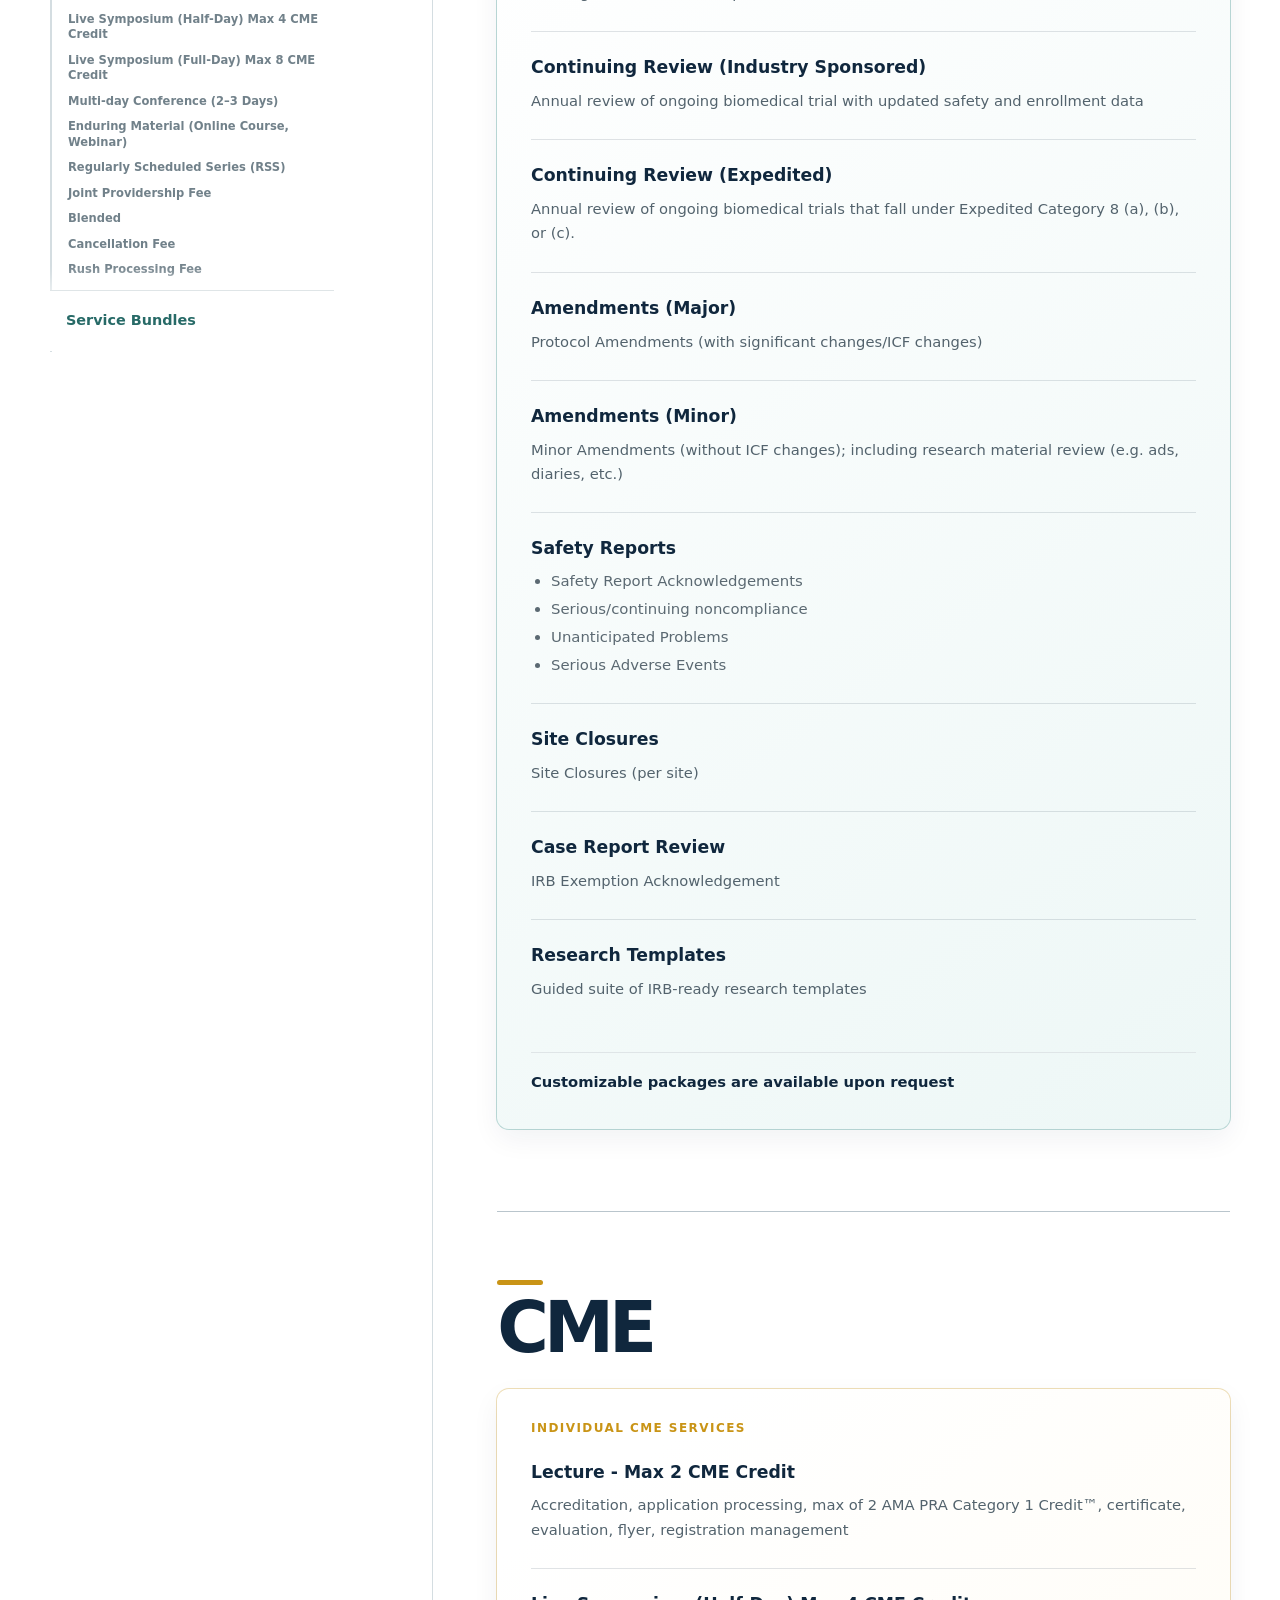
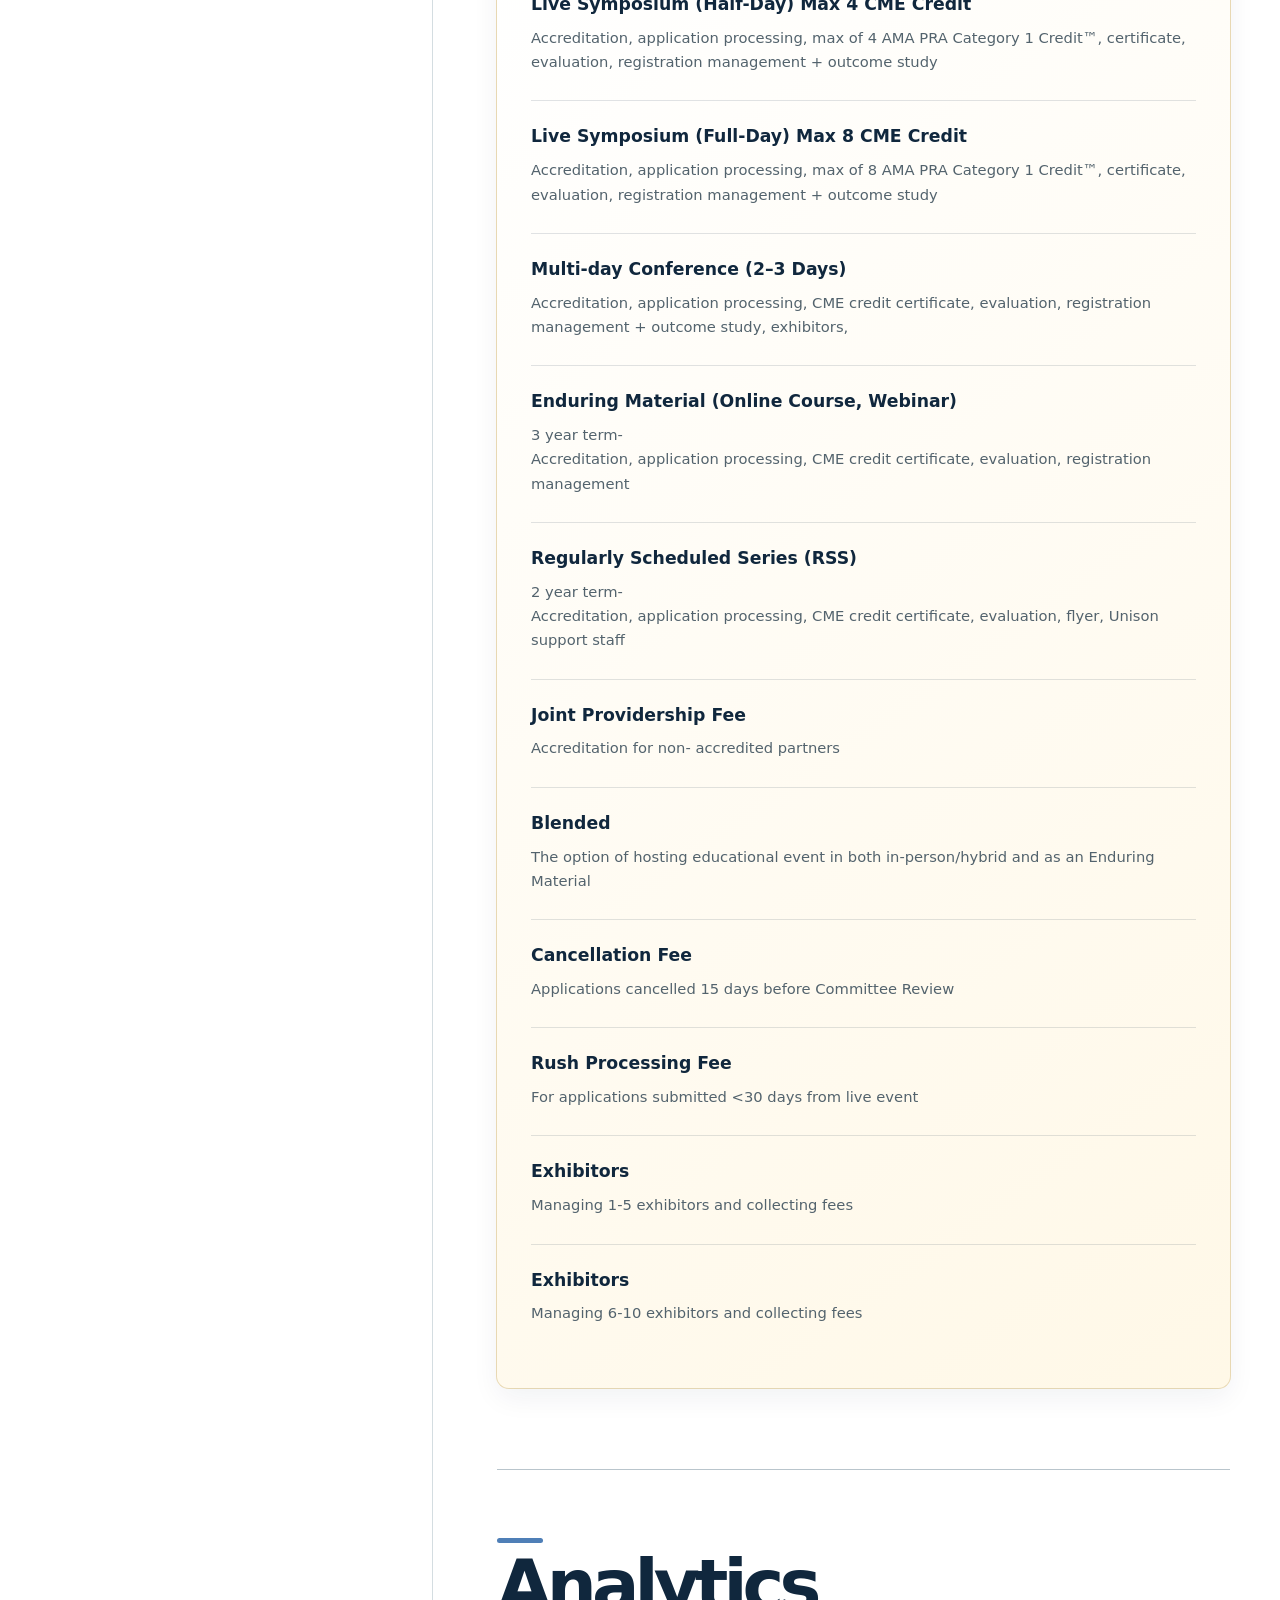
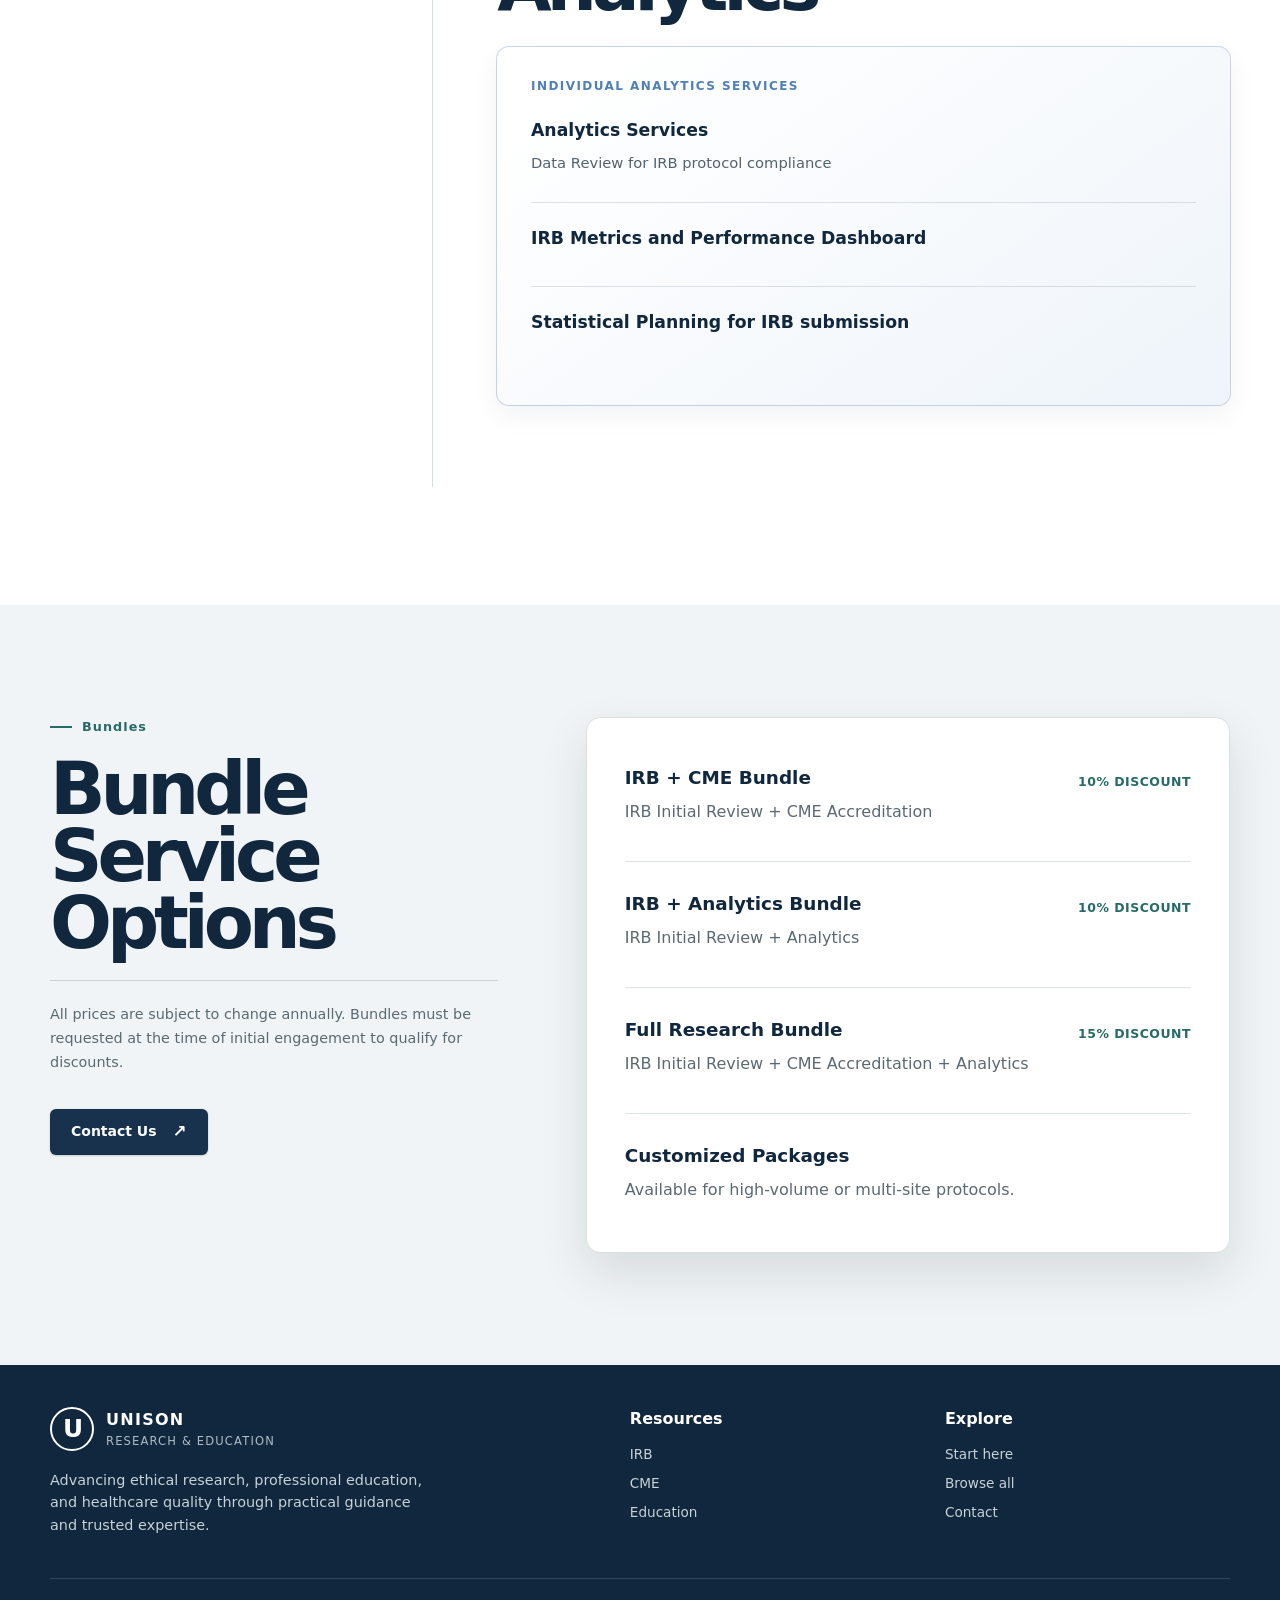
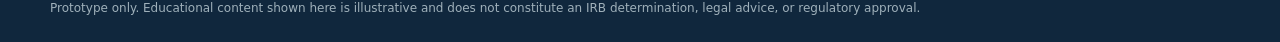
<file: Services.html>
<!doctype html>
<html lang="en">
<head>
  <meta charset="utf-8">
  <meta name="viewport" content="width=device-width, initial-scale=1">
  <meta name="theme-color" content="rgb(24, 50, 77)">
  <meta name="description" content="Streamlining IRB, CME, and Data Analytics for Smarter, Faster Research.">
  <title>Services | Unison Research &amp; Education</title>
  <link rel="stylesheet" href="assets/css/services.css">
  <link rel="stylesheet" href="assets/css/site-navigation.css">
</head>
<body>
  <a class="skip-link" href="#main-content">Skip to main content</a>
  <header class="site-header">
    <div class="wrap nav">
      <a class="brand" href="index.html" aria-label="Unison Research and Education home"><span class="u-logo" aria-hidden="true">U</span></a>
      <nav class="nav-links" id="site-navigation" aria-label="Primary navigation">
        <a href="index.html">Home</a>
        <details class="nav-dropdown"><summary>IRB</summary><div class="dropdown-menu"><a href="https://unison-re.org/about-us-1">About IRB</a><a href="https://unison-re.org/turnaround-times">Turnaround Times</a><a href="https://unison-re.org/contact-irb">Contact IRB</a></div></details>
        <details class="nav-dropdown nav-dropdown-cme"><summary>CME</summary><div class="dropdown-menu"><a href="CME.html">CME Overview</a><a href="CME.html#services">CME Services</a><a href="CME.html#contact-us">Request a Consultation</a></div></details>
        <details class="nav-dropdown"><summary>Analytics</summary><div class="dropdown-menu"><a href="https://unison-re.org/about-us">About Analytics</a><a href="https://unison-re.org/contact-us">Contact Analytics</a></div></details>
        <details class="nav-dropdown"><summary>Careers</summary><div class="dropdown-menu"><a href="https://unison-re.org/cme-committee-member">CME Committee Member</a><a href="https://unison-re.org/irb-member">IRB Member</a></div></details>
        <details class="nav-dropdown"><summary aria-current="page">Services</summary><div class="dropdown-menu"><a href="Services.html" aria-current="page">Explore Services</a><a href="Contact.html">Contact Us</a></div></details>
        <details class="nav-dropdown nav-dropdown-resources"><summary>Resources</summary><div class="dropdown-menu"><a href="Resources.html">All Resources</a><a href="Resources.html?category=IRB#resources">IRB Resources</a><a href="Resources.html?category=CME#resources">CME Resources</a><a href="Resources.html?category=Analytics#resources">Analytics Resources</a></div></details>
      </nav>
      <div class="header-actions"><a class="button dark header-sign-in" href="https://unison-re.org/m/account">Sign in</a><button class="menu-toggle" type="button" aria-expanded="false" aria-controls="site-navigation" aria-label="Open menu">&#9776;</button></div>
    </div>
  </header>

  <main id="main-content" tabindex="-1">
    <section class="hero" id="top">
      <div class="wrap hero-grid">
        <div>
          <div class="eyebrow">Unison Research &amp; Education</div>
          <h1>Services</h1>
          <p class="hero-tagline">Streamlining IRB, CME, and Data Analytics for Smarter, Faster Research.</p>
        </div>
        <div class="hero-summary">
          <div class="eyebrow">Three specialties. One clear direction.</div>
          <p class="hero-statement">Research oversight.<br>Medical education.<br>Clinical data analytics.</p>
          <a class="button hero-contact" href="Contact.html">Start a conversation</a>
        </div>
      </div>
    </section>

    <!-- PLACEHOLDER METRICS: Replace every data-count value and label with verified organizational data before publication. -->
    <section class="proof-band" aria-labelledby="proof-title">
      <div class="wrap">
        <div class="proof-heading"><h2 id="proof-title">Performance at a glance</h2><p class="prototype-label">Illustrative metrics — replace before launch</p></div>
        <div class="metrics-grid">
          <div class="metric"><strong data-count="500" data-suffix="+">0+</strong><span>Reviews supported</span></div>
          <div class="metric"><strong data-count="98" data-suffix="%">0%</strong><span>Milestones delivered on schedule</span></div>
          <div class="metric"><strong data-count="20" data-suffix="+">0+</strong><span>Medical specialties served</span></div>
          <div class="metric"><strong data-count="15" data-suffix="+">0+</strong><span>Years of combined experience</span></div>
        </div>
      </div>
    </section>

    <section class="catalog" aria-labelledby="catalog-title">
      <div class="wrap">
        <div class="catalog-intro"><div class="eyebrow" style="color:var(--accent)">Our capabilities</div><h2 id="catalog-title">Expertise for decisions that carry weight.</h2><p>Select a practice area to review the complete service information.</p></div>

        <div class="capability-layout">
          <aside class="capability-sidebar">
            <nav class="capability-rail" aria-label="Service capabilities">
              <div class="capability-group" data-capability-group="irb-services">
                <a class="capability-main-link" data-capability-link href="#irb-services" aria-current="true">IRB</a>
                <ul class="capability-subnav" data-subnav-for="irb-services"></ul>
              </div>
              <div class="capability-group" data-capability-group="cme-services">
                <a class="capability-main-link" data-capability-link href="#cme-services">CME</a>
                <ul class="capability-subnav" data-subnav-for="cme-services"></ul>
              </div>
              <div class="capability-group" data-capability-group="analytics-services">
                <a class="capability-main-link" data-capability-link href="#analytics-services">Analytics</a>
                <ul class="capability-subnav" data-subnav-for="analytics-services"></ul>
              </div>
              <a class="capability-bundle-link" data-capability-link href="#bundle-services">Service Bundles</a>
            </nav>
          </aside>

          <div class="capability-content">

        <section class="service-group" id="irb-services" aria-labelledby="irb-title">
          <h2 id="irb-title">IRB</h2>
          <div class="service-sheet">
            <h3>Individual IRB Services</h3>
            <div class="service-grid">
              <article class="service-item"><h4>Initial Review (Industry Sponsored)</h4><p>Initial review includes protocol, first ICF(s), and supplemental documents (e.g., IBs, recruitment materials, surveys/questionnaires, patient facing material, etc.)</p></article>
              <article class="service-item"><h4>Initial Review (Investigator Initiated)</h4><p>Investigator Initial Review (per site)</p></article>
              <article class="service-item"><h4>Continuing Review (Industry Sponsored)</h4><p>Annual review of ongoing biomedical trial with updated safety and enrollment data</p></article>
              <article class="service-item"><h4>Continuing Review (Expedited)</h4><p>Annual review of ongoing biomedical trials that fall under Expedited Category 8 (a), (b), or (c).</p></article>
              <article class="service-item"><h4>Amendments (Major)</h4><p>Protocol Amendments (with significant changes/ICF changes)</p></article>
              <article class="service-item"><h4>Amendments (Minor)</h4><p>Minor Amendments (without ICF changes); including research material review (e.g. ads, diaries, etc.)</p></article>
              <article class="service-item"><h4>Safety Reports</h4><ul><li>Safety Report Acknowledgements</li><li>Serious/continuing noncompliance</li><li>Unanticipated Problems</li><li>Serious Adverse Events</li></ul></article>
              <article class="service-item"><h4>Site Closures</h4><p>Site Closures (per site)</p></article>
              <article class="service-item"><h4>Case Report Review</h4><p>IRB Exemption Acknowledgement</p></article>
              <article class="service-item"><h4>Research Templates</h4><p>Guided suite of IRB-ready research templates</p></article>
            </div>
            <p class="service-note">Customizable packages are available upon request</p>
          </div>
        </section>

        <section class="service-group" id="cme-services" aria-labelledby="cme-title">
          <h2 id="cme-title">CME</h2>
          <div class="service-sheet">
            <h3>Individual CME Services</h3>
            <div class="service-grid">
              <article class="service-item"><h4>Lecture - Max 2 CME Credit</h4><p>Accreditation, application processing, max of 2 AMA PRA Category 1 Credit™, certificate, evaluation, flyer, registration management</p></article>
              <article class="service-item"><h4>Live Symposium (Half-Day) Max 4 CME Credit</h4><p>Accreditation, application processing, max of 4 AMA PRA Category 1 Credit™, certificate, evaluation, registration management + outcome study</p></article>
              <article class="service-item"><h4>Live Symposium (Full-Day) Max 8 CME Credit</h4><p>Accreditation, application processing, max of 8 AMA PRA Category 1 Credit™, certificate, evaluation, registration management + outcome study</p></article>
              <article class="service-item"><h4>Multi-day Conference (2–3 Days)</h4><p>Accreditation, application processing, CME credit certificate, evaluation, registration management + outcome study, exhibitors,</p></article>
              <article class="service-item"><h4>Enduring Material (Online Course, Webinar)</h4><p>3 year term-<br>Accreditation, application processing, CME credit certificate, evaluation, registration management</p></article>
              <article class="service-item"><h4>Regularly Scheduled Series (RSS)</h4><p>2 year term-<br>Accreditation, application processing, CME credit certificate, evaluation, flyer, Unison support staff</p></article>
              <article class="service-item"><h4>Joint Providership Fee</h4><p>Accreditation for non- accredited partners</p></article>
              <article class="service-item"><h4>Blended</h4><p>The option of hosting educational event in both in-person/hybrid and as an Enduring Material</p></article>
              <article class="service-item"><h4>Cancellation Fee</h4><p>Applications cancelled 15 days before Committee Review</p></article>
              <article class="service-item"><h4>Rush Processing Fee</h4><p>For applications submitted &lt;30 days from live event</p></article>
              <article class="service-item"><h4>Exhibitors</h4><p>Managing 1-5 exhibitors and collecting fees</p></article>
              <article class="service-item"><h4>Exhibitors</h4><p>Managing 6-10 exhibitors and collecting fees</p></article>
            </div>
          </div>
        </section>

        <section class="service-group" id="analytics-services" aria-labelledby="analytics-title">
          <h2 id="analytics-title">Analytics</h2>
          <div class="service-sheet">
            <h3>Individual Analytics Services</h3>
            <div class="service-grid analytics-grid">
              <article class="service-item"><h4>Analytics Services</h4><p>Data Review for IRB protocol compliance</p></article>
              <article class="service-item"><h4>IRB Metrics and Performance Dashboard</h4></article>
              <article class="service-item"><h4>Statistical Planning for IRB submission</h4></article>
            </div>
          </div>
        </section>

          </div>
        </div>
      </div>
    </section>

    <section class="bundle-pricing" id="bundle-services" aria-labelledby="bundle-title">
      <div class="wrap bundle-pricing-layout">
        <div class="bundle-pricing-intro">
          <div class="eyebrow">Bundles</div>
          <h2 id="bundle-title">Bundle Service Options</h2>
          <p class="pricing-note">All prices are subject to change annually. Bundles must be requested at the time of initial engagement to qualify for discounts.</p>
          <aside class="catalog-cta"><a class="button" href="Contact.html">Contact Us</a></aside>
        </div>
        <div class="bundle-package-card">
            <div class="bundle-grid">
              <article class="bundle-card"><span class="discount">10% Discount</span><h4>IRB + CME Bundle</h4><p>IRB Initial Review + CME Accreditation</p></article>
              <article class="bundle-card"><span class="discount">10% Discount</span><h4>IRB + Analytics Bundle</h4><p>IRB Initial Review + Analytics</p></article>
              <article class="bundle-card"><span class="discount">15% Discount</span><h4>Full Research Bundle</h4><p>IRB Initial Review + CME Accreditation + Analytics</p></article>
              <article class="bundle-card"><h4>Customized Packages</h4><p>Available for high-volume or multi-site protocols.</p></article>
            </div>
        </div>
      </div>
    </section>
  </main>

  <footer>
    <div class="wrap">
      <div class="footer-grid">
        <div><a class="footer-identity" href="index.html" aria-label="Unison Research and Education home"><span class="u-logo" aria-hidden="true">U</span><span class="footer-brand-copy"><strong>UNISON</strong><span>RESEARCH &amp; EDUCATION</span></span></a><p class="footer-copy">Advancing ethical research, professional education, and healthcare quality through practical guidance and trusted expertise.</p></div>
        <div><h2>Resources</h2><nav aria-label="Footer resource links"><a href="Resources.html#resources">IRB</a><a href="Resources.html#resources">CME</a><a href="Resources.html#resources">Education</a></nav></div>
        <div><h2>Explore</h2><nav aria-label="Footer site links"><a href="index.html">Start here</a><a href="Resources.html">Browse all</a><a href="Contact.html">Contact</a></nav></div>
      </div>
      <div class="fineprint">Prototype only. Educational content shown here is illustrative and does not constitute an IRB determination, legal advice, or regulatory approval.</div>
    </div>
  </footer>

  <script src="assets/js/site-navigation.js"></script>
  <script src="assets/js/services.js"></script>
</body>
</html>
</file>
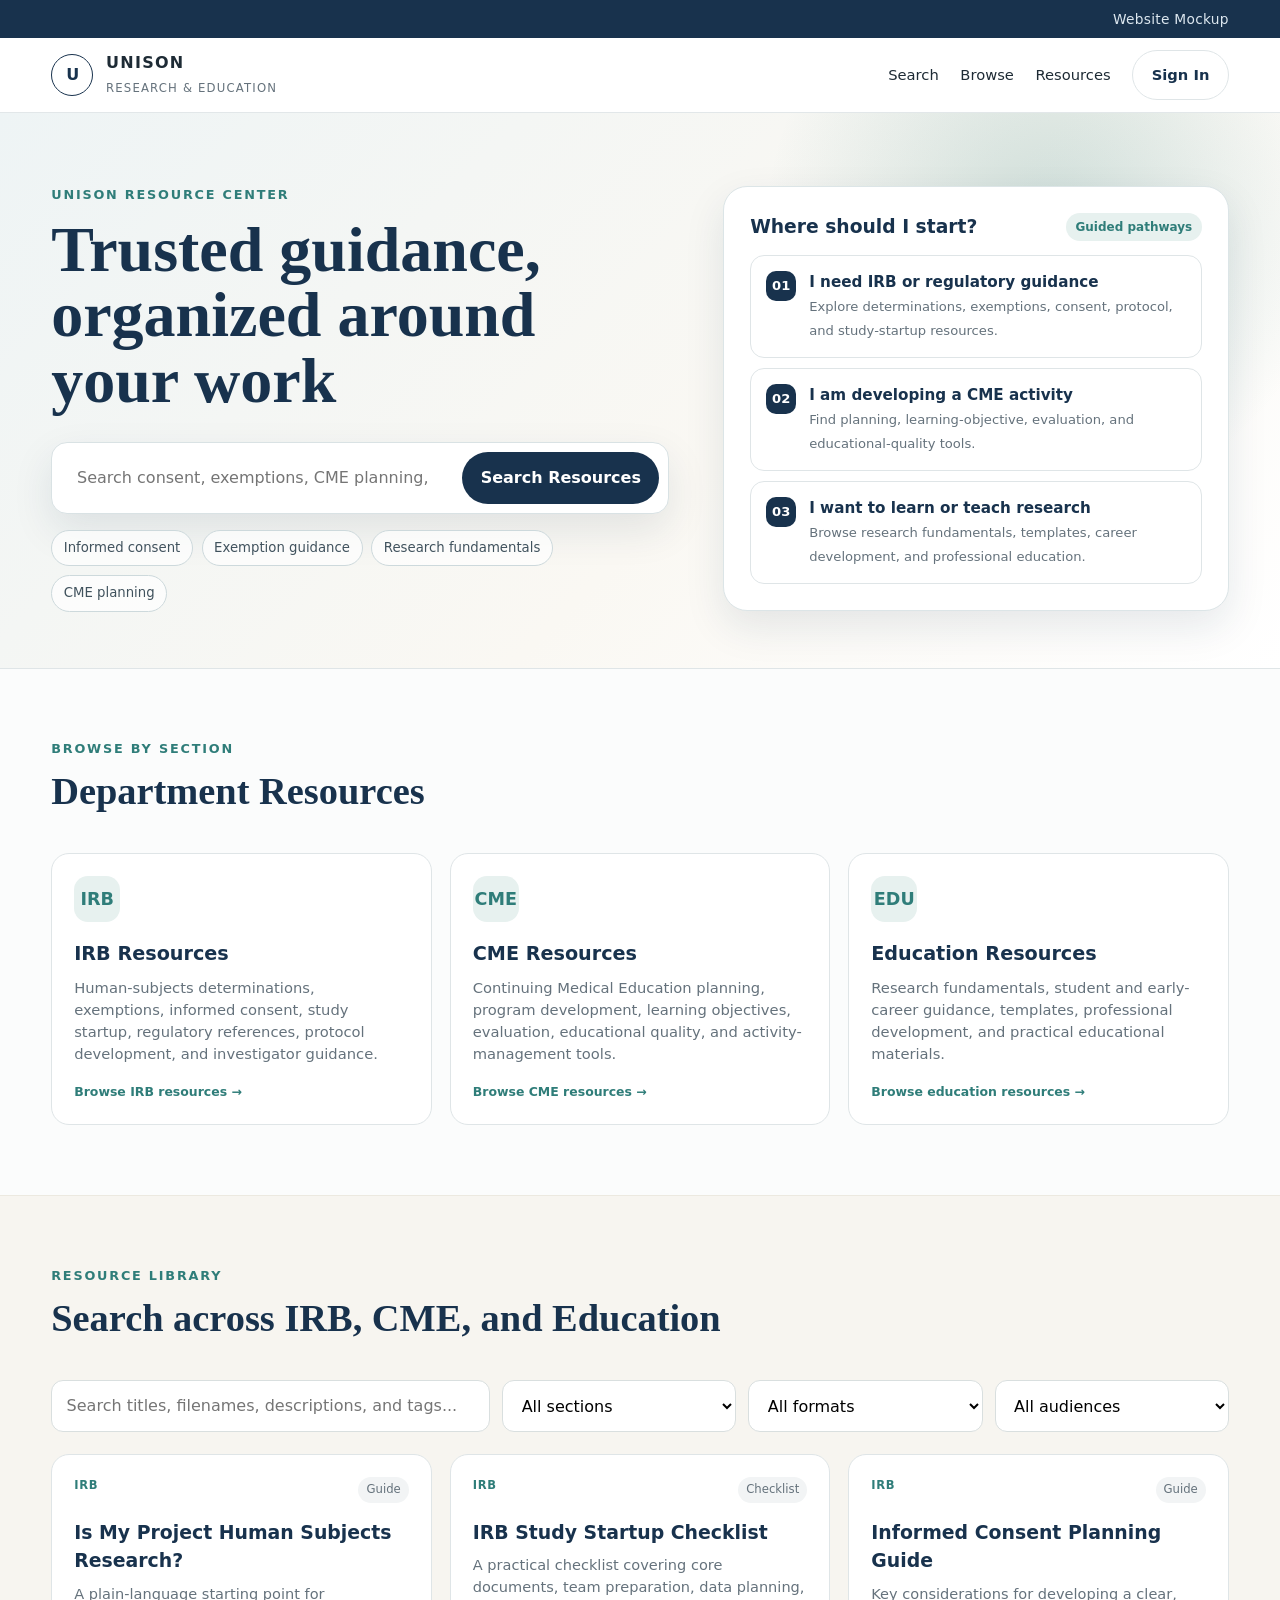
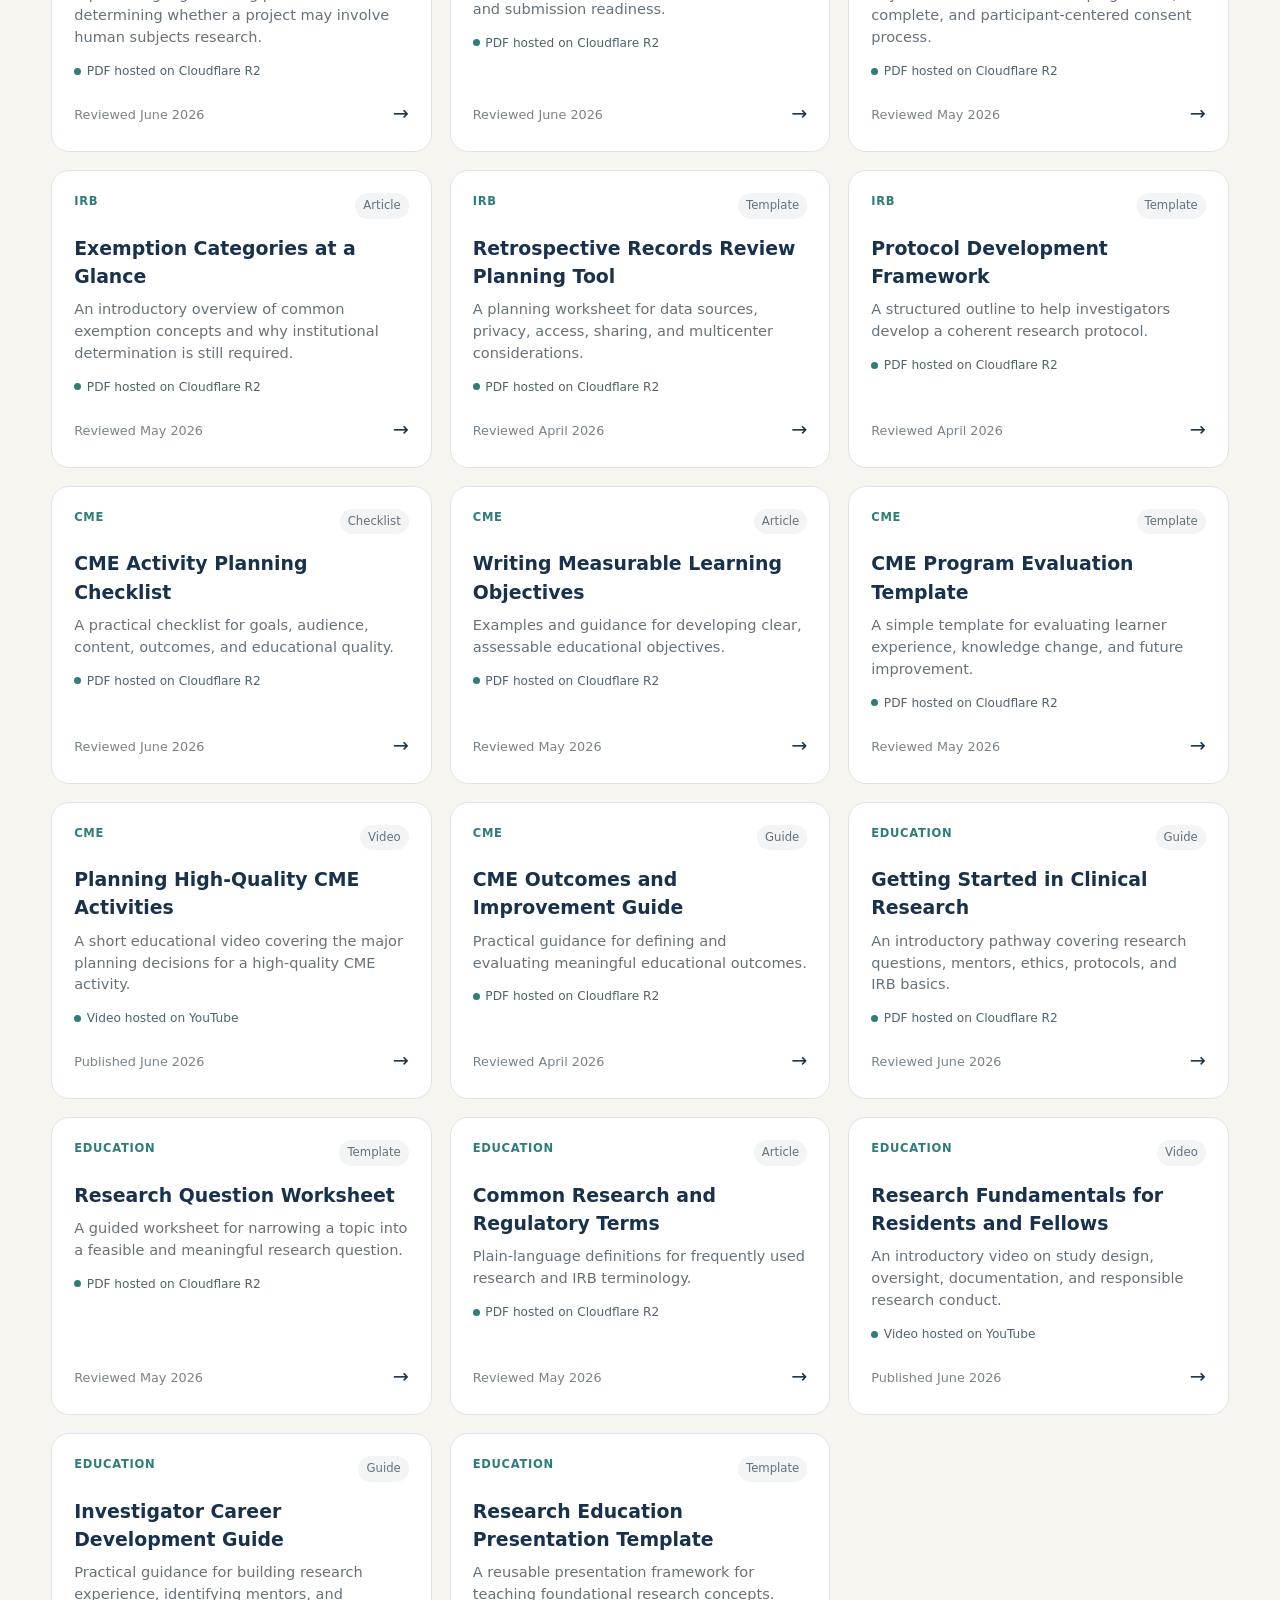
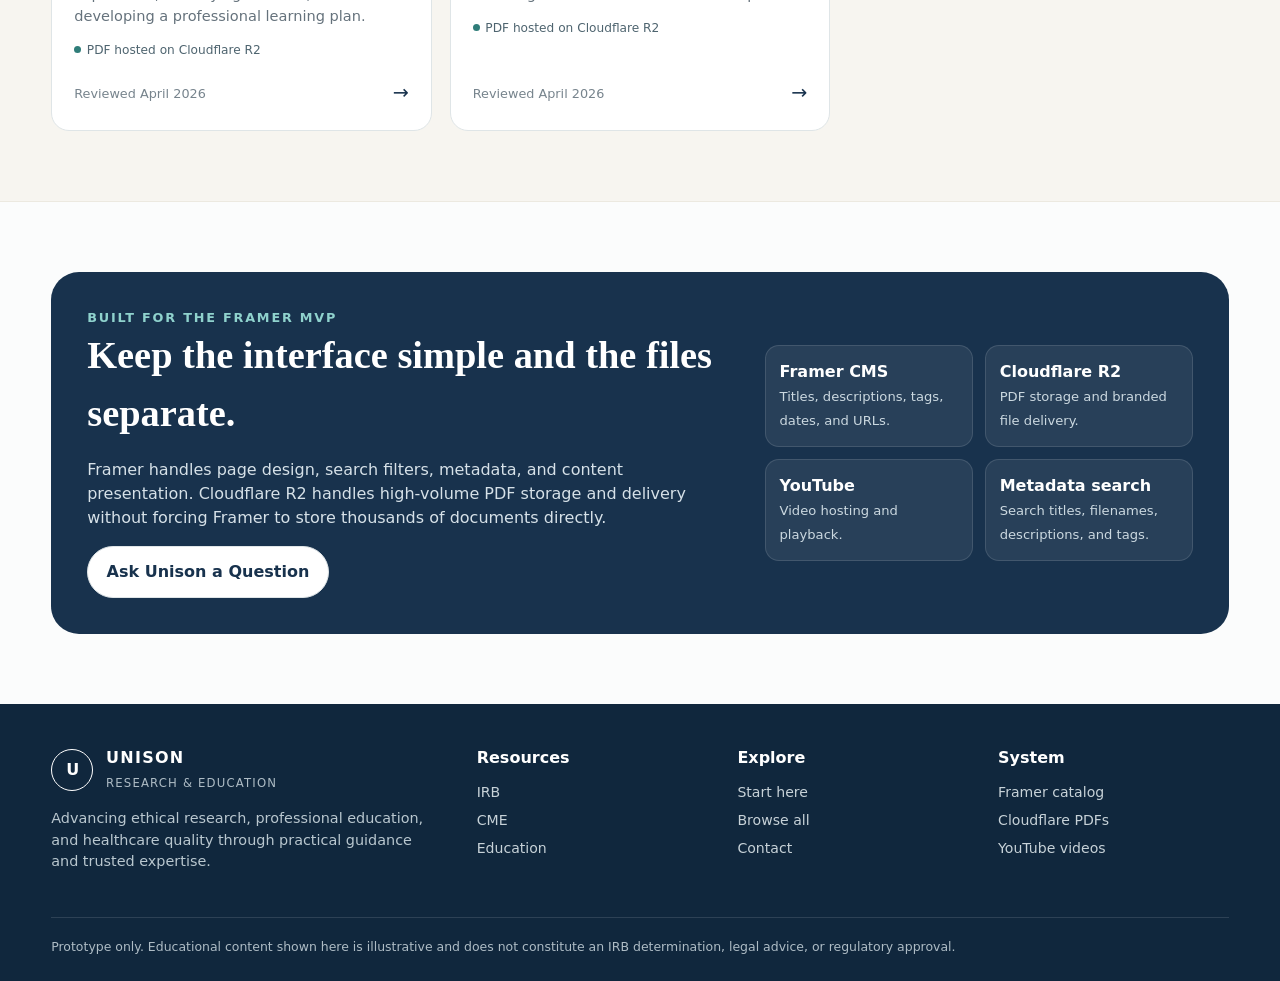
<file: unison_resource_center_mockup.html>
<!DOCTYPE html>
<html lang="en">
<head>
  <meta charset="UTF-8" />
  <meta name="viewport" content="width=device-width, initial-scale=1.0" />
  <title>Unison Resource Center Prototype</title>
  <style>
    :root{
      --navy:#18324d;
      --navy-2:#254965;
      --teal:#2f7d79;
      --teal-soft:#e7f1ef;
      --cream:#f7f5f0;
      --white:#ffffff;
      --ink:#1e2b35;
      --muted:#65727c;
      --line:#dfe5e7;
      --shadow:0 16px 40px rgba(24,50,77,.10);
      --radius:18px;
    }
    *{box-sizing:border-box}
    html{scroll-behavior:smooth}
    body{
      margin:0;
      font-family:Inter, ui-sans-serif, system-ui, -apple-system, BlinkMacSystemFont, "Segoe UI", sans-serif;
      color:var(--ink);
      background:#fbfcfc;
      line-height:1.5;
    }
    a{color:inherit;text-decoration:none}
    button,input,select{font:inherit}
    .container{width:min(1180px,92vw);margin:0 auto}
    .topbar{
      background:var(--navy);
      color:#dce7ef;
      font-size:.86rem;
      padding:.55rem 0;
      letter-spacing:.02em;
    }
    .topbar-inner{display:flex;justify-content:space-between;gap:1rem;align-items:center}
    .topbar a{color:#fff}
    header{
      position:sticky;top:0;z-index:40;
      background:rgba(255,255,255,.94);
      backdrop-filter:blur(12px);
      border-bottom:1px solid rgba(223,229,231,.9);
    }
    .nav{
      min-height:74px;display:flex;align-items:center;justify-content:space-between;gap:2rem
    }
    .brand{display:flex;align-items:center;gap:.8rem}
    .mark{
      width:42px;height:42px;border-radius:50%;
      display:grid;place-items:center;
      border:1.6px solid var(--navy);
      color:var(--navy);
      font-weight:800;
      letter-spacing:-.08em;
    }
    .brand-copy strong{display:block;font-size:1rem;letter-spacing:.08em}
    .brand-copy span{font-size:.73rem;color:var(--muted);letter-spacing:.1em}
    .navlinks{display:flex;align-items:center;gap:1.35rem;font-size:.92rem}
    .navlinks a:hover{color:var(--teal)}
    .btn{
      border:0;border-radius:999px;padding:.8rem 1.15rem;
      cursor:pointer;font-weight:700;transition:.2s ease;
    }
    .btn-primary{background:var(--navy);color:#fff}
    .btn-primary:hover{transform:translateY(-1px);background:var(--navy-2)}
    .btn-ghost{background:#fff;border:1px solid var(--line);color:var(--navy)}
    .btn-ghost:hover{border-color:var(--navy)}
    .hero{
      background:
        radial-gradient(circle at 82% 20%, rgba(47,125,121,.22), transparent 25%),
        linear-gradient(135deg,#eef4f5 0%,#faf8f3 58%,#ffffff 100%);
      padding:72px 0 56px;
      border-bottom:1px solid var(--line);
    }
    .hero-grid{display:grid;grid-template-columns:1.1fr .9fr;gap:54px;align-items:center}
    .eyebrow{
      color:var(--teal);font-size:.8rem;font-weight:800;letter-spacing:.14em;text-transform:uppercase
    }
    h1{font-family:Georgia,serif;font-size:clamp(2.45rem,5vw,4.8rem);line-height:1.02;margin:.8rem 0 1.1rem;color:var(--navy)}
    .lead{font-size:1.12rem;color:#4b5d69;max-width:680px}
    .search-shell{
      margin-top:1.8rem;background:#fff;border:1px solid #d9e2e4;border-radius:16px;
      padding:.55rem;display:grid;grid-template-columns:1fr auto;box-shadow:var(--shadow)
    }
    .search-shell input{border:0;outline:0;padding:.9rem 1rem;font-size:1rem;width:100%}
    .quick-links{display:flex;flex-wrap:wrap;gap:.55rem;margin-top:1rem}
    .chip{
      border:1px solid #cdd9dc;background:rgba(255,255,255,.72);padding:.45rem .72rem;
      border-radius:999px;font-size:.83rem;color:#40525d;cursor:pointer
    }
    .chip:hover{border-color:var(--teal);color:var(--teal)}
    .hero-panel{
      background:#fff;border:1px solid #dce5e7;border-radius:24px;padding:26px;
      box-shadow:var(--shadow)
    }
    .panel-title{display:flex;justify-content:space-between;align-items:center;margin-bottom:14px}
    .panel-title h3{margin:0;color:var(--navy)}
    .status{font-size:.75rem;background:var(--teal-soft);color:var(--teal);padding:.32rem .6rem;border-radius:999px;font-weight:700}
    .path-card{
      border:1px solid var(--line);border-radius:14px;padding:15px;margin-top:10px;
      display:flex;gap:13px;align-items:flex-start;cursor:pointer;transition:.2s ease
    }
    .path-card:hover{transform:translateX(3px);border-color:#b7cdcf}
    .num{width:30px;height:30px;border-radius:10px;background:var(--navy);color:#fff;display:grid;place-items:center;font-weight:800;font-size:.82rem;flex:0 0 auto}
    .path-card strong{display:block;color:var(--navy);font-size:.95rem}
    .path-card span{font-size:.82rem;color:var(--muted)}
    section{padding:70px 0}
    .section-head{display:flex;justify-content:space-between;gap:2rem;align-items:end;margin-bottom:28px}
    h2{font-family:Georgia,serif;color:var(--navy);font-size:clamp(2rem,3vw,3rem);margin:.3rem 0}
    .section-head p{max-width:620px;color:var(--muted);margin:0}
    .category-grid{display:grid;grid-template-columns:repeat(3,1fr);gap:18px}
    .category{
      background:#fff;border:1px solid var(--line);border-radius:var(--radius);padding:22px;
      transition:.2s ease;min-height:235px;display:flex;flex-direction:column;justify-content:space-between
    }
    .category:hover{transform:translateY(-4px);box-shadow:var(--shadow);border-color:#c4d6d8}
    .icon{
      width:46px;height:46px;border-radius:14px;display:grid;place-items:center;
      background:var(--teal-soft);color:var(--teal);font-weight:900;font-size:1.1rem
    }
    .category h3{color:var(--navy);margin:18px 0 8px;font-size:1.2rem}
    .category p{color:var(--muted);font-size:.92rem;margin:0}
    .category .count{margin-top:18px;font-size:.78rem;font-weight:700;color:var(--teal)}

    .architecture{margin-top:26px;background:#f7faf9;border:1px solid #dbe7e5;border-radius:16px;padding:18px 20px;display:flex;justify-content:space-between;gap:20px;align-items:center}
    .architecture strong{color:var(--navy)}
    .architecture span{color:var(--muted);font-size:.9rem}
    .flow{display:flex;align-items:center;gap:8px;flex-wrap:wrap;font-size:.8rem;font-weight:700;color:var(--navy)}
    .flow b{background:#fff;border:1px solid var(--line);padding:.42rem .65rem;border-radius:999px}
    .host{display:inline-flex;align-items:center;gap:.35rem;color:#4e646f;font-size:.76rem;margin-top:14px}
    .host-dot{width:7px;height:7px;border-radius:50%;background:var(--teal)}
    .url-box{border:1px solid var(--line);background:#f8fafb;border-radius:12px;padding:12px 14px;font-family:ui-monospace,SFMono-Regular,Menlo,monospace;font-size:.77rem;color:#4d5f69;overflow-wrap:anywhere}
    .workspace{background:var(--cream);border-top:1px solid #ece9e0;border-bottom:1px solid #ece9e0}
    .filterbar{
      display:grid;grid-template-columns:1.5fr repeat(3, .8fr);gap:12px;margin-bottom:22px
    }
    .filterbar input,.filterbar select{
      width:100%;border:1px solid #d9dfdf;background:#fff;border-radius:12px;padding:.82rem .9rem;outline:none
    }
    .resource-grid{display:grid;grid-template-columns:repeat(3,1fr);gap:18px}
    .resource{
      background:#fff;border:1px solid var(--line);border-radius:var(--radius);padding:22px;
      display:flex;flex-direction:column;min-height:285px;transition:.2s ease;cursor:pointer
    }
    .resource:hover{transform:translateY(-3px);box-shadow:var(--shadow)}
    .resource-top{display:flex;justify-content:space-between;gap:1rem;align-items:flex-start}
    .tag{font-size:.72rem;letter-spacing:.06em;text-transform:uppercase;color:var(--teal);font-weight:800}
    .type{font-size:.73rem;color:var(--muted);background:#f2f4f5;padding:.25rem .5rem;border-radius:999px}
    .resource h3{margin:15px 0 8px;color:var(--navy);font-size:1.18rem}
    .resource p{color:var(--muted);font-size:.91rem;margin:0}
    .resource-foot{margin-top:auto;padding-top:20px;display:flex;justify-content:space-between;align-items:center;font-size:.8rem;color:#77848d}
    .arrow{font-size:1.2rem;color:var(--navy)}
    .no-results{
      grid-column:1/-1;text-align:center;padding:50px 20px;color:var(--muted);background:#fff;border:1px dashed #cbd5d7;border-radius:16px
    }
    .feature-band{
      background:var(--navy);color:#fff;border-radius:28px;padding:36px;
      display:grid;grid-template-columns:1.2fr .8fr;gap:35px;align-items:center
    }
    .feature-band h2{color:#fff;margin:0 0 .8rem}
    .feature-band p{color:#d6e1e8}
    .feature-list{display:grid;grid-template-columns:1fr 1fr;gap:12px}
    .feature-item{background:rgba(255,255,255,.07);border:1px solid rgba(255,255,255,.12);padding:14px;border-radius:14px}
    .feature-item strong{display:block}
    .feature-item span{font-size:.82rem;color:#cbd8e0}
    footer{background:#10273d;color:#d7e1e8;padding:42px 0 24px}
    .footer-grid{display:grid;grid-template-columns:1.2fr repeat(3,.7fr);gap:30px}
    footer h4{color:#fff;margin:0 0 12px}
    footer a{display:block;color:#c7d2d8;font-size:.88rem;margin:.45rem 0}
    .fineprint{border-top:1px solid rgba(255,255,255,.12);margin-top:30px;padding-top:20px;font-size:.78rem;color:#aebcc5}
    .modal{
      position:fixed;inset:0;background:rgba(10,25,38,.58);display:none;place-items:center;padding:20px;z-index:80
    }
    .modal.open{display:grid}
    .modal-card{
      width:min(680px,94vw);background:#fff;border-radius:22px;padding:28px;box-shadow:0 30px 80px rgba(0,0,0,.28)
    }
    .modal-head{display:flex;justify-content:space-between;align-items:flex-start;gap:1rem}
    .close{border:0;background:#eef2f3;width:36px;height:36px;border-radius:50%;cursor:pointer;font-size:1.2rem}
    .meta{display:flex;flex-wrap:wrap;gap:.5rem;margin:18px 0}
    .meta span{background:#f2f5f5;border-radius:999px;padding:.38rem .62rem;font-size:.78rem;color:#53636d}
    .modal-actions{display:flex;gap:10px;margin-top:24px;flex-wrap:wrap}
    @media (max-width:1000px){
      .category-grid{grid-template-columns:repeat(2,1fr)}
      .resource-grid{grid-template-columns:repeat(2,1fr)}
      .hero-grid,.feature-band{grid-template-columns:1fr}
      .navlinks a:not(.keep){display:none}
      .architecture{align-items:flex-start;flex-direction:column}
    }
    @media (max-width:700px){
      .topbar{display:none}
      .brand-copy span{display:none}
      .navlinks{gap:.5rem}
      .navlinks .btn{padding:.65rem .85rem}
      .hero{padding:48px 0 40px}
      .search-shell{grid-template-columns:1fr}
      .search-shell .btn{width:100%}
      .category-grid,.resource-grid,.footer-grid{grid-template-columns:1fr}
      .filterbar{grid-template-columns:1fr}
      .section-head{display:block}
      .feature-list{grid-template-columns:1fr}
      section{padding:52px 0}
    }
  </style>
</head>
<body>
  <div class="topbar">
    <div class="container topbar-inner">
      <span></span>
      <span>Website Mockup</span>
    </div>
  </div>

  <header>
    <div class="container nav">
      <a href="#" class="brand">
        <div class="mark">U</div>
        <div class="brand-copy">
          <strong>UNISON</strong>
          <span>RESEARCH & EDUCATION</span>
        </div>
      </a>
      <nav class="navlinks">
        <a href="#start">Search</a>
        <a href="#categories">Browse</a>
        <a href="#resources">Resources</a>
        <button class="btn btn-ghost" onclick="alert('Prototype only: this could connect to FrameAuth, Outseta, or another account provider.')">Sign In</button>
      </nav>
    </div>
  </header>

  <main>
    <section class="hero">
      <div class="container hero-grid">
        <div>
          <div class="eyebrow">Unison Resource Center</div>
          <h1>Trusted guidance, organized around your work</h1>
          <div class="search-shell">
            <input id="heroSearch" type="search" placeholder="Search consent, exemptions, CME planning, research education..." />
            <button class="btn btn-primary" onclick="runHeroSearch()">Search Resources</button>
          </div>
          <div class="quick-links">
            <button class="chip" onclick="quickSearch('informed consent')">Informed consent</button>
            <button class="chip" onclick="quickSearch('exemption')">Exemption guidance</button>
            <button class="chip" onclick="quickSearch('research fundamentals')">Research fundamentals</button>
            <button class="chip" onclick="quickSearch('CME')">CME planning</button>
          </div>
        </div>

        <aside class="hero-panel" id="start">
          <div class="panel-title">
            <h3>Where should I start?</h3>
            <span class="status">Guided pathways</span>
          </div>
          <div class="path-card" onclick="setCategory('IRB')">
            <div class="num">01</div>
            <div><strong>I need IRB or regulatory guidance</strong><span>Explore determinations, exemptions, consent, protocol, and study-startup resources.</span></div>
          </div>
          <div class="path-card" onclick="setCategory('CME')">
            <div class="num">02</div>
            <div><strong>I am developing a CME activity</strong><span>Find planning, learning-objective, evaluation, and educational-quality tools.</span></div>
          </div>
          <div class="path-card" onclick="setCategory('Education')">
            <div class="num">03</div>
            <div><strong>I want to learn or teach research</strong><span>Browse research fundamentals, templates, career development, and professional education.</span></div>
          </div>
        </aside>
      </div>
    </section>

    <section id="categories">
      <div class="container">
        <div class="section-head">
          <div>
            <div class="eyebrow">Browse by section</div>
            <h2>Department Resources</h2>
          </div>

        </div>

        <div class="category-grid">
          <a class="category" href="#resources" onclick="setCategory('IRB')">
            <div>
              <div class="icon">IRB</div>
              <h3>IRB Resources</h3>
              <p>Human-subjects determinations, exemptions, informed consent, study startup, regulatory references, protocol development, and investigator guidance.</p>
            </div>
            <div class="count">Browse IRB resources →</div>
          </a>
          <a class="category" href="#resources" onclick="setCategory('CME')">
            <div>
              <div class="icon">CME</div>
              <h3>CME Resources</h3>
              <p>Continuing Medical Education planning, program development, learning objectives, evaluation, educational quality, and activity-management tools.</p>
            </div>
            <div class="count">Browse CME resources →</div>
          </a>
          <a class="category" href="#resources" onclick="setCategory('Education')">
            <div>
              <div class="icon">EDU</div>
              <h3>Education Resources</h3>
              <p>Research fundamentals, student and early-career guidance, templates, professional development, and practical educational materials.</p>
            </div>
            <div class="count">Browse education resources →</div>
          </a>
        </div>
      </div>
    </section>

    <section class="workspace" id="resources">
      <div class="container">
        <div class="section-head">
          <div>
            <div class="eyebrow">Resource library</div>
            <h2>Search across IRB, CME, and Education</h2>
          </div>
        </div>

        <div class="filterbar">
          <input id="searchInput" type="search" placeholder="Search titles, filenames, descriptions, and tags..." oninput="renderResources()" />
          <select id="categoryFilter" onchange="renderResources()">
            <option value="">All sections</option>
            <option>IRB</option>
            <option>CME</option>
            <option>Education</option>
          </select>
          <select id="typeFilter" onchange="renderResources()">
            <option value="">All formats</option>
            <option>Article</option>
            <option>Checklist</option>
            <option>Template</option>
            <option>Guide</option>
            <option>Video</option>
          </select>
          <select id="audienceFilter" onchange="renderResources()">
            <option value="">All audiences</option>
            <option>New Investigator</option>
            <option>Experienced Investigator</option>
            <option>Research Administrator</option>
            <option>Educator</option>
            <option>Medical Learner</option>
          </select>
        </div>

        <div class="resource-grid" id="resourceGrid"></div>
      </div>
    </section>

    <section>
      <div class="container">
        <div class="feature-band">
          <div>
            <div class="eyebrow" style="color:#8fd2cd">Built for the Framer MVP</div>
            <h2>Keep the interface simple and the files separate.</h2>
            <p>Framer handles page design, search filters, metadata, and content presentation. Cloudflare R2 handles high-volume PDF storage and delivery without forcing Framer to store thousands of documents directly.</p>
            <button class="btn btn-ghost" onclick="alert('Prototype only: this could open a Framer CMS form or contact workflow.')">Ask Unison a Question</button>
          </div>
          <div class="feature-list">
            <div class="feature-item"><strong>Framer CMS</strong><span>Titles, descriptions, tags, dates, and URLs.</span></div>
            <div class="feature-item"><strong>Cloudflare R2</strong><span>PDF storage and branded file delivery.</span></div>
            <div class="feature-item"><strong>YouTube</strong><span>Video hosting and playback.</span></div>
            <div class="feature-item"><strong>Metadata search</strong><span>Search titles, filenames, descriptions, and tags.</span></div>
          </div>
        </div>
      </div>
    </section>
  </main>

  <footer>
    <div class="container">
      <div class="footer-grid">
        <div>
          <div class="brand" style="color:#fff">
            <div class="mark" style="border-color:#fff;color:#fff">U</div>
            <div class="brand-copy"><strong style="color:#fff">UNISON</strong><span style="color:#aebcc5">RESEARCH & EDUCATION</span></div>
          </div>
          <p style="max-width:380px;color:#b9c7cf;font-size:.9rem">Advancing ethical research, professional education, and healthcare quality through practical guidance and trusted expertise.</p>
        </div>
        <div><h4>Resources</h4><a href="#resources" onclick="setCategory('IRB')">IRB</a><a href="#resources" onclick="setCategory('CME')">CME</a><a href="#resources" onclick="setCategory('Education')">Education</a></div>
        <div><h4>Explore</h4><a href="#start">Start here</a><a href="#categories">Browse all</a><a href="#">Contact</a></div>
        <div><h4>System</h4><a href="#">Framer catalog</a><a href="#">Cloudflare PDFs</a><a href="#">YouTube videos</a></div>
      </div>
      <div class="fineprint">Prototype only. Educational content shown here is illustrative and does not constitute an IRB determination, legal advice, or regulatory approval.</div>
    </div>
  </footer>

  <div class="modal" id="resourceModal" onclick="closeModal(event)">
    <div class="modal-card">
      <div class="modal-head">
        <div>
          <div class="tag" id="modalCategory"></div>
          <h2 id="modalTitle" style="font-size:2rem;margin:.4rem 0"></h2>
        </div>
        <button class="close" onclick="forceClose()">×</button>
      </div>
      <p id="modalDescription" style="color:var(--muted)"></p>
      <div class="meta" id="modalMeta"></div>
      <p><strong>File delivery:</strong></p>
      <div class="url-box" id="modalUrl"></div>
      <div class="modal-actions">
        <button id="openButton" class="btn btn-primary" onclick="showPrototypeLink()">View Resource</button>
        <button class="btn btn-ghost" onclick="alert('Prototype bookmark action. This could require a user account.')">Save Resource</button>
      </div>
    </div>
  </div>

  <script>
    const resources = [
      {title:"Is My Project Human Subjects Research?",category:"IRB",type:"Guide",audience:"New Investigator",date:"Reviewed June 2026",desc:"A plain-language starting point for determining whether a project may involve human subjects research.",keywords:"human subjects determination classification project research",filename:"URE-IRB-Human-Subjects-Determination-Guide.pdf",host:"Cloudflare R2"},
      {title:"IRB Study Startup Checklist",category:"IRB",type:"Checklist",audience:"Research Administrator",date:"Reviewed June 2026",desc:"A practical checklist covering core documents, team preparation, data planning, and submission readiness.",keywords:"study startup irb submission protocol",filename:"URE-IRB-Study-Startup-Checklist.pdf",host:"Cloudflare R2"},
      {title:"Informed Consent Planning Guide",category:"IRB",type:"Guide",audience:"Experienced Investigator",date:"Reviewed May 2026",desc:"Key considerations for developing a clear, complete, and participant-centered consent process.",keywords:"informed consent participant form",filename:"URE-IRB-Informed-Consent-Planning-Guide.pdf",host:"Cloudflare R2"},
      {title:"Exemption Categories at a Glance",category:"IRB",type:"Article",audience:"New Investigator",date:"Reviewed May 2026",desc:"An introductory overview of common exemption concepts and why institutional determination is still required.",keywords:"exemption exempt categories determination",filename:"URE-IRB-Exemption-Categories.pdf",host:"Cloudflare R2"},
      {title:"Retrospective Records Review Planning Tool",category:"IRB",type:"Template",audience:"Experienced Investigator",date:"Reviewed April 2026",desc:"A planning worksheet for data sources, privacy, access, sharing, and multicenter considerations.",keywords:"retrospective chart review data use agreement privacy",filename:"URE-IRB-Retrospective-Review-Planning-Tool.pdf",host:"Cloudflare R2"},
      {title:"Protocol Development Framework",category:"IRB",type:"Template",audience:"Experienced Investigator",date:"Reviewed April 2026",desc:"A structured outline to help investigators develop a coherent research protocol.",keywords:"protocol development template study design",filename:"URE-IRB-Protocol-Development-Framework.pdf",host:"Cloudflare R2"},
      {title:"CME Activity Planning Checklist",category:"CME",type:"Checklist",audience:"Educator",date:"Reviewed June 2026",desc:"A practical checklist for goals, audience, content, outcomes, and educational quality.",keywords:"cme continuing medical education planning",filename:"URE-CME-Activity-Planning-Checklist.pdf",host:"Cloudflare R2"},
      {title:"Writing Measurable Learning Objectives",category:"CME",type:"Article",audience:"Educator",date:"Reviewed May 2026",desc:"Examples and guidance for developing clear, assessable educational objectives.",keywords:"learning objectives education outcomes cme",filename:"URE-CME-Measurable-Learning-Objectives.pdf",host:"Cloudflare R2"},
      {title:"CME Program Evaluation Template",category:"CME",type:"Template",audience:"Educator",date:"Reviewed May 2026",desc:"A simple template for evaluating learner experience, knowledge change, and future improvement.",keywords:"evaluation template educational quality cme",filename:"URE-CME-Program-Evaluation-Template.pdf",host:"Cloudflare R2"},
      {title:"Planning High-Quality CME Activities",category:"CME",type:"Video",audience:"Educator",date:"Published June 2026",desc:"A short educational video covering the major planning decisions for a high-quality CME activity.",keywords:"cme planning educational activity video",filename:"youtube.com/watch?v=example-cme-01",host:"YouTube"},
      {title:"CME Outcomes and Improvement Guide",category:"CME",type:"Guide",audience:"Educator",date:"Reviewed April 2026",desc:"Practical guidance for defining and evaluating meaningful educational outcomes.",keywords:"cme outcomes evaluation improvement",filename:"URE-CME-Outcomes-Improvement-Guide.pdf",host:"Cloudflare R2"},
      {title:"Getting Started in Clinical Research",category:"Education",type:"Guide",audience:"New Investigator",date:"Reviewed June 2026",desc:"An introductory pathway covering research questions, mentors, ethics, protocols, and IRB basics.",keywords:"student early career first-time investigator clinical research fundamentals",filename:"URE-EDU-Getting-Started-Clinical-Research.pdf",host:"Cloudflare R2"},
      {title:"Research Question Worksheet",category:"Education",type:"Template",audience:"Medical Learner",date:"Reviewed May 2026",desc:"A guided worksheet for narrowing a topic into a feasible and meaningful research question.",keywords:"research question worksheet student learner",filename:"URE-EDU-Research-Question-Worksheet.pdf",host:"Cloudflare R2"},
      {title:"Common Research and Regulatory Terms",category:"Education",type:"Article",audience:"Medical Learner",date:"Reviewed May 2026",desc:"Plain-language definitions for frequently used research and IRB terminology.",keywords:"regulatory terms glossary research education",filename:"URE-EDU-Research-Regulatory-Terms.pdf",host:"Cloudflare R2"},
      {title:"Research Fundamentals for Residents and Fellows",category:"Education",type:"Video",audience:"Medical Learner",date:"Published June 2026",desc:"An introductory video on study design, oversight, documentation, and responsible research conduct.",keywords:"research fundamentals residents fellows students video",filename:"youtube.com/watch?v=example-edu-01",host:"YouTube"},
      {title:"Investigator Career Development Guide",category:"Education",type:"Guide",audience:"New Investigator",date:"Reviewed April 2026",desc:"Practical guidance for building research experience, identifying mentors, and developing a professional learning plan.",keywords:"career development investigator education mentor",filename:"URE-EDU-Investigator-Career-Development.pdf",host:"Cloudflare R2"},
      {title:"Research Education Presentation Template",category:"Education",type:"Template",audience:"Educator",date:"Reviewed April 2026",desc:"A reusable presentation framework for teaching foundational research concepts.",keywords:"education presentation template training research",filename:"URE-EDU-Research-Presentation-Template.pdf",host:"Cloudflare R2"}
    ];

    let activeResource = null;

    function renderResources(){
      const q = document.getElementById('searchInput').value.toLowerCase().trim();
      const c = document.getElementById('categoryFilter').value;
      const t = document.getElementById('typeFilter').value;
      const a = document.getElementById('audienceFilter').value;
      const filtered = resources.filter(r => {
        const hay = (r.title+" "+r.desc+" "+r.keywords+" "+r.category+" "+r.type+" "+r.audience+" "+r.filename).toLowerCase();
        return (!q || hay.includes(q)) && (!c || r.category===c) && (!t || r.type===t) && (!a || r.audience===a);
      });
      const grid = document.getElementById('resourceGrid');
      if(!filtered.length){
        grid.innerHTML = '<div class="no-results">No resources match those filters. Try a broader search.</div>';
        return;
      }
      grid.innerHTML = filtered.map(r => {
        const index = resources.indexOf(r);
        return `<article class="resource" onclick="openResource(${index})">
          <div class="resource-top"><span class="tag">${r.category}</span><span class="type">${r.type}</span></div>
          <h3>${r.title}</h3><p>${r.desc}</p>
          <div class="host"><span class="host-dot"></span>${r.host === "YouTube" ? "Video hosted on YouTube" : "PDF hosted on Cloudflare R2"}</div>
          <div class="resource-foot"><span>${r.date}</span><span class="arrow">→</span></div>
        </article>`;
      }).join('');
    }

    function setCategory(cat){
      document.getElementById('categoryFilter').value = cat;
      document.getElementById('searchInput').value = '';
      renderResources();
      document.getElementById('resources').scrollIntoView({behavior:'smooth'});
    }
    function quickSearch(term){
      document.getElementById('searchInput').value = term;
      document.getElementById('categoryFilter').value = '';
      document.getElementById('typeFilter').value = '';
      document.getElementById('audienceFilter').value = '';
      renderResources();
      document.getElementById('resources').scrollIntoView({behavior:'smooth'});
    }
    function runHeroSearch(){
      document.getElementById('searchInput').value = document.getElementById('heroSearch').value;
      renderResources();
      document.getElementById('resources').scrollIntoView({behavior:'smooth'});
    }
    document.getElementById('heroSearch').addEventListener('keydown', e => { if(e.key==='Enter') runHeroSearch(); });

    function openResource(index){
      activeResource = resources[index];
      document.getElementById('modalCategory').textContent = activeResource.category;
      document.getElementById('modalTitle').textContent = activeResource.title;
      document.getElementById('modalDescription').textContent = activeResource.desc;
      document.getElementById('modalMeta').innerHTML = `<span>${activeResource.type}</span><span>${activeResource.audience}</span><span>${activeResource.date}</span>`;
      const url = activeResource.host === "YouTube" ? `https://${activeResource.filename}` : `https://files.unison-re.org/${activeResource.category.toLowerCase()}/${activeResource.filename}`;
      document.getElementById('modalUrl').textContent = url;
      document.getElementById('openButton').textContent = activeResource.host === "YouTube" ? "Watch Video" : "View PDF";
      document.getElementById('resourceModal').classList.add('open');
      document.body.style.overflow='hidden';
    }
    function showPrototypeLink(){
      if(!activeResource) return;
      alert(activeResource.host === "YouTube" ? "Prototype only. In production, this button would open or embed the YouTube video." : "Prototype only. In production, this Framer CMS button would open the PDF stored in Cloudflare R2.");
    }
    function forceClose(){ document.getElementById('resourceModal').classList.remove('open'); document.body.style.overflow=''; }
    function closeModal(e){ if(e.target.id==='resourceModal') forceClose(); }
    document.addEventListener('keydown',e=>{if(e.key==='Escape') forceClose()});
    renderResources();
  </script>
</body>
</html>
</file>
<file: assets/css/index.css>
/*
 * Index.html page styles
 * Page-specific rules remain isolated to prevent cross-page regressions.
 */
:root {
  --blue: #18324d;
  --blue-dark: #10273d;
  --blue-soft: #e7f1ef;
  --blue-pale: #eef3f5;
  --accent: #276a67;
  --accent-visual: #2f7d79;
  --accent-soft: #e7f1ef;
  --hero-surface: #18324d;
  --surface: #e9eef1;
  --surface-warm: #f3eee5;
  --line: #dfe5e7;
  --paper: #fbfcfc;
  --ink: #1e2b35;
  --muted: #5b6972;
  --manila: #e7c984;
  --manila-light: #f4dda5;
  --manila-dark: #c9a85f;
  --green: #e4ffea;
  --radius: 24px;
  --shadow: 0 24px 60px rgba(24, 50, 77, .12);
  /* Fluent 2 semantic aliases: components consume intent, not raw palette values. */
  --color-neutral-background-1: #ffffff;
  --color-neutral-background-2: #f5f5f5;
  --color-neutral-background-3: #f0f0f0;
  --color-neutral-foreground-1: #242424;
  --color-neutral-foreground-2: #616161;
  --color-neutral-stroke-1: #d1d1d1;
  --color-neutral-stroke-2: #e0e0e0;
  --color-brand-background: #18324d;
  --color-brand-background-hover: #254965;
  --color-brand-background-pressed: #10273d;
  --color-brand-foreground: #276a67;
  --border-radius-small: 4px;
  --border-radius-medium: 6px;
  --border-radius-large: 8px;
  --border-radius-xlarge: 12px;
  --shadow-2: 0 1px 2px rgba(0, 0, 0, .14), 0 0 2px rgba(0, 0, 0, .12);
  --shadow-8: 0 4px 8px rgba(0, 0, 0, .14), 0 0 2px rgba(0, 0, 0, .12);
  --shadow-16: 0 8px 16px rgba(0, 0, 0, .14), 0 0 2px rgba(0, 0, 0, .12);
  --duration-fast: 100ms;
  --duration-normal: 200ms;
  --curve-decelerate: cubic-bezier(0, 0, 0, 1);
}

* { box-sizing: border-box; }
html { scroll-behavior: smooth; }
body {
  margin: 0;
  background: #fff;
  color: var(--ink);
  font-family: "Segoe UI", system-ui, -apple-system, BlinkMacSystemFont, sans-serif;
  font-size: 16px;
  line-height: 1.55;
}
body.menu-open { overflow: hidden; }
a { color: inherit; text-decoration: none; }
img { display: block; max-width: 100%; }
button, input, textarea { font: inherit; }
button, a { -webkit-tap-highlight-color: transparent; }
:focus-visible {
  outline: 3px solid #fff;
  outline-offset: 3px;
  box-shadow: 0 0 0 6px var(--accent);
}

.skip-link {
  position: fixed;
  z-index: 1000;
  top: 12px;
  left: 12px;
  padding: 12px 16px;
  border-radius: 8px;
  background: #fff;
  color: var(--blue-dark);
  font-weight: 800;
  transform: translateY(-150%);
  transition: transform .15s ease;
}
.skip-link:focus { transform: none; }
.visually-hidden {
  position: absolute !important;
  width: 1px !important;
  height: 1px !important;
  padding: 0 !important;
  margin: -1px !important;
  overflow: hidden !important;
  clip: rect(0, 0, 0, 0) !important;
  white-space: nowrap !important;
  border: 0 !important;
}

.wrap { width: min(1180px, calc(100% - 48px)); margin: 0 auto; }
.eyebrow {
  display: flex;
  align-items: center;
  gap: 10px;
  color: var(--accent);
  font-size: .8rem;
  font-weight: 600;
  letter-spacing: .08em;
}
.eyebrow::before { content: ""; width: 22px; height: 2px; background: currentColor; }
.eyebrow.light { color: #fff; }
.section-title {
  max-width: 760px;
  margin: 14px 0 16px;
  font-size: clamp(2.25rem, 5vw, 4.65rem);
  font-weight: 600;
  letter-spacing: -.055em;
  line-height: .98;
}
.section-copy { max-width: 650px; color: var(--muted); font-size: 1.05rem; }
.button {
  min-height: 44px;
  padding: 0 20px;
  border: 1px solid transparent;
  border-radius: var(--border-radius-medium);
  display: inline-flex;
  align-items: center;
  justify-content: center;
  gap: 16px;
  background: var(--color-brand-background);
  color: white;
  font-size: .875rem;
  font-weight: 600;
  cursor: pointer;
  box-shadow: var(--shadow-2);
  transition: background var(--duration-fast) linear, box-shadow var(--duration-fast) linear;
}
.button::after { content: "\2197"; font-size: 1.05rem; }
.button:hover { background: var(--color-brand-background-hover); box-shadow: var(--shadow-8); }
.button:active { background: var(--color-brand-background-pressed); box-shadow: var(--shadow-2); }
.button.dark { background: var(--color-brand-background-pressed); }
.button.light { border-color: var(--color-neutral-stroke-1); background: white; color: var(--blue-dark); }
.button.light:hover { background: var(--color-neutral-background-2); color: var(--blue-dark); }
.button.light:active { background: var(--color-neutral-background-3); color: var(--blue-dark); }

.site-header {
  position: sticky;
  z-index: 50;
  top: 0;
  width: 100%;
  padding: 11px 0;
  border-bottom: 1px solid rgba(24, 50, 77, .12);
  background: rgba(251, 252, 252, .94);
  box-shadow: var(--shadow-2);
  backdrop-filter: blur(14px);
  -webkit-backdrop-filter: blur(14px);
}
.nav { display: grid; grid-template-columns: 1fr auto 1fr; align-items: center; gap: 24px; }
.brand {
  width: 54px;
  height: 54px;
  padding: 5px;
  border-radius: 14px;
  background: rgba(255, 255, 255, .9);
  backdrop-filter: blur(10px);
  justify-self: start;
}
.u-logo {
  width: 44px;
  height: 44px;
  display: grid;
  place-items: center;
  border: 2px solid var(--blue-dark);
  border-radius: 50%;
  color: var(--blue-dark);
  font-size: 1.55rem;
  font-weight: 750;
  line-height: 1;
  letter-spacing: -.08em;
}
.nav-links {
  display: flex;
  align-items: center;
  gap: 20px;
  padding: 0;
  justify-self: center;
}
.nav-links > a, .nav-dropdown summary { min-height: 28px; font-size: 1rem; font-weight: 600; white-space: nowrap; }
.nav-links > a:not(.button) { display: flex; align-items: center; }
.nav-links > a:not(.button):hover { color: var(--accent); }
.nav-links > a[aria-current="page"] { border-bottom: 2px solid var(--accent); }
.nav-links .button { min-height: 42px; padding: 0 15px; font-size: .68rem; }
.nav-dropdown { position: relative; }
.nav-dropdown summary {
  display: flex;
  align-items: center;
  gap: 6px;
  list-style: none;
  cursor: pointer;
}
.nav-dropdown summary::-webkit-details-marker { display: none; }
.nav-dropdown summary::after { content: "\2304"; position: relative; top: -2px; color: var(--accent); font-size: .78rem; }
.nav-dropdown[open] summary, .nav-dropdown:hover summary { color: var(--accent); }
.dropdown-menu {
  position: absolute;
  top: calc(100% + 18px);
  left: -18px;
  width: max-content;
  min-width: 210px;
  padding: 15px 10px 10px;
  border: 1px solid #768bad;
  border-radius: 0 15px 15px 15px;
  display: grid;
  gap: 3px;
  background: #fff;
  box-shadow: var(--shadow-16);
  opacity: 0;
  visibility: hidden;
  transform: translateY(-7px);
  transition: opacity var(--duration-normal) var(--curve-decelerate), transform var(--duration-normal) var(--curve-decelerate), visibility var(--duration-normal) var(--curve-decelerate);
}
.dropdown-menu::before {
  content: "";
  position: absolute;
  left: -1px;
  top: -19px;
  width: 106px;
  height: 19px;
  border: 1px solid #768bad;
  border-bottom: 0;
  border-radius: 11px 11px 0 0;
  background: #fff;
}
.nav-dropdown[open] .dropdown-menu, .nav-dropdown:hover .dropdown-menu {
  opacity: 1;
  visibility: visible;
  transform: none;
}
.dropdown-menu a { position: relative; isolation: isolate; padding: 10px 12px; border-radius: var(--border-radius-medium); color: var(--blue-dark); font-size: .93rem; font-weight: 600; }
.dropdown-menu a::before {
  content: "";
  position: absolute;
  z-index: -1;
  left: 7px;
  right: 7px;
  top: 52%;
  height: 1.05em;
  background: rgba(247, 210, 75, .62);
  clip-path: polygon(0 21%, 7% 13%, 18% 18%, 31% 8%, 47% 15%, 61% 6%, 77% 14%, 91% 9%, 100% 20%, 98% 82%, 84% 90%, 68% 84%, 51% 94%, 34% 86%, 18% 92%, 2% 80%);
  opacity: 0;
  transform: translateY(-43%) scaleX(0) rotate(-.7deg) skewX(-3deg);
  transform-origin: left center;
  pointer-events: none;
}
.dropdown-menu a:hover, .dropdown-menu a:focus-visible { color: var(--blue-dark); }
.dropdown-menu a:hover::before, .dropdown-menu a:focus-visible::before { animation: nav-highlighter-swipe .48s both; }
@keyframes nav-highlighter-swipe {
  0% { opacity: 0; transform: translate(-3%, -39%) scaleX(0) rotate(-1.2deg) skewX(-4deg); }
  16% { opacity: .72; transform: translate(-2%, -47%) scaleX(.14) rotate(-.9deg) skewX(-3deg); }
  49% { opacity: .62; transform: translate(0, -41%) scaleX(.54) rotate(.35deg) skewX(-1deg); }
  76% { opacity: .7; transform: translate(0, -46%) scaleX(.82) rotate(-.35deg) skewX(1deg); }
  100% { opacity: .66; transform: translate(0, -43%) scaleX(1) rotate(-.55deg) skewX(0); }
}
.header-actions { display: flex; align-items: center; justify-self: end; gap: 8px; }
.header-sign-in { min-height: 44px; padding: 0 16px; font-size: .8rem; }
.menu-toggle { display: none; width: 44px; height: 44px; border: 1px solid var(--color-neutral-stroke-1); border-radius: var(--border-radius-medium); background: white; color: var(--blue-dark); font-size: 1.35rem; }

.hero {
  min-height: 0;
  padding: 54px 0 70px;
  display: flex;
  align-items: flex-start;
  background: var(--hero-surface);
  position: relative;
  overflow: hidden;
}
section[id] { scroll-margin-top: 92px; }
.hero-grid { min-height: 560px; position: relative; z-index: 1; }
.hero-grid > * { min-width: 0; }
.hero-content { position: relative; z-index: 2; max-width: 700px; }
.hero h1 {
  max-width: 700px;
  margin: 18px 0 24px;
  color: #fff;
  font-size: clamp(3.3rem, 6.5vw, 6.35rem);
  line-height: .91;
  letter-spacing: -.07em;
  font-weight: 600;
}
.hero h1 em {
  color: #d89b21;
  font-style: normal;
  background: linear-gradient(180deg, #ffe191 0%, #d89b21 15%, #d89b21 83%, #f4c85c 100%);
  -webkit-background-clip: text;
  background-clip: text;
  -webkit-text-fill-color: transparent;
  -webkit-text-stroke: 1.1px rgba(255, 225, 145, .72);
  paint-order: stroke fill;
  text-shadow: none;
}
.hero .eyebrow { color: #b8d9d5; }
.hero-copy { max-width: 590px; margin: 0 0 32px; color: #d7e1e8; font-size: 1.08rem; }
.hero-actions { display: flex; flex-wrap: wrap; gap: 12px; align-items: center; }
.text-link { padding: 12px 16px; color: var(--blue-dark); font-weight: 750; border-bottom: 1px solid #9db3d4; }
.hero .button { background: #fff; color: var(--blue-dark); }
.hero .button:hover { background: #eef3f5; color: var(--blue-dark); box-shadow: 0 10px 24px rgba(0, 0, 0, .2); }
.hero .text-link { color: #fff; border-bottom-color: #91a9ba; }

.hero-network { position: absolute; z-index: 0; inset: 0; }
.hero-network .network-globe { inset: 0; width: 100%; height: 100%; aspect-ratio: auto; }

.stats {
  position: relative;
  z-index: 2;
  margin-top: -38px;
  border-top: 3px solid var(--blue-dark);
  background: white;
}
.stat-grid {
  display: grid;
  grid-template-columns: repeat(4, 1fr);
  background: white;
  color: var(--ink);
}
.stat { min-width: 0; min-height: 232px; padding: 22px 24px 24px; border-right: 1px solid #cbd4d9; }
.stat:last-child { border: 0; }
.stat-name { margin: 0; color: var(--blue); font-size: 1rem; font-weight: 700; }
.stat-measure { margin-top: 24px; display: flex; align-items: baseline; gap: 7px; color: var(--blue-dark); font-variant-numeric: tabular-nums; }
.stat-number { font-family: "Segoe UI",system-ui,-apple-system,BlinkMacSystemFont,sans-serif; font-size: clamp(3.4rem,5.3vw,4.7rem); font-weight: 600; letter-spacing: -.065em; line-height: 1; }
.stat-unit { color: var(--accent); font-size: .78rem; font-weight: 750; letter-spacing: .05em; text-transform: uppercase; }
.team-measure { transition: opacity .7s ease; }
.team-measure.is-switching { opacity: 0; }
.stat-context { margin: 36px 0 0; color: var(--blue-dark); font-size: .78rem; font-weight: 650; line-height: 1.35; }
.stat-description { margin: 14px 0 0; padding-top: 13px; border-top: 1px solid var(--line); color: var(--muted); font-size: .74rem; line-height: 1.42; }
.network-globe {
  position: absolute;
  right: -2%;
  bottom: -3px;
  width: min(78%, 850px);
  aspect-ratio: 768 / 300;
}
.network-globe::before {
  content: "";
  position: absolute;
  z-index: 0;
  left: var(--globe-center-x, 75%);
  top: var(--globe-center-y, 70%);
  width: var(--globe-glow-size, 760px);
  aspect-ratio: 1;
  border-radius: 50%;
  background: radial-gradient(
    circle,
    rgba(132, 205, 242, .3) 0%,
    rgba(112, 190, 232, .2) 24%,
    rgba(94, 169, 215, .09) 48%,
    rgba(79, 151, 201, 0) 72%
  );
  filter: blur(4px);
  transform: translate(-50%, -50%);
  pointer-events: none;
}
.network-globe::after {
  content: "";
  position: absolute;
  z-index: 2;
  left: var(--globe-hub-x, 6%);
  top: var(--globe-hub-y, 48.5%);
  width: 11px;
  height: 11px;
  border: 2px solid rgba(255, 225, 145, .68);
  border-radius: 50%;
  background: #d89b21;
  box-shadow: 0 0 0 5px rgba(216, 155, 33, .13), 0 0 18px rgba(216, 155, 33, .42);
  transform: translate(-50%, -50%);
  animation: globe-hub-pulse 3.8s ease-in-out infinite;
  pointer-events: none;
}
.network-globe-canvas {
  position: absolute;
  z-index: 1;
  inset: 0;
  width: 100%;
  height: 100%;
}
@keyframes globe-hub-pulse {
  0%, 100% { box-shadow: 0 0 0 4px rgba(216, 155, 33, .1), 0 0 14px rgba(216, 155, 33, .32); }
  50% { box-shadow: 0 0 0 7px rgba(216, 155, 33, .16), 0 0 22px rgba(216, 155, 33, .48); }
}
@media (prefers-reduced-motion: reduce) {
  .network-globe::after { animation: none; }
}

.services {
  position: relative;
  isolation: isolate;
  overflow: hidden;
  padding: 92px 0 82px;
  background: #fff;
}
.services::before,
.services::after {
  content: "";
  position: absolute;
  inset: 0;
  pointer-events: none;
}
.services::before {
  z-index: -2;
  right: auto;
  left: 50%;
  width: min(1180px, calc(100% - 48px));
  background: url("../images/what-we-do-team.png") center 42% / cover no-repeat;
  opacity: .35;
  transform: translateX(-50%);
  -webkit-mask-image: linear-gradient(to right, transparent 0%, #000 15%, #000 85%, transparent 100%);
  mask-image: linear-gradient(to right, transparent 0%, #000 15%, #000 85%, transparent 100%);
}
.services::after {
  z-index: -1;
  background: linear-gradient(
    to bottom,
    #fff 0%,
    #fff 10%,
    rgba(255, 255, 255, .94) 16%,
    rgba(255, 255, 255, .58) 40%,
    rgba(255, 255, 255, .12) 58%,
    rgba(255, 255, 255, .18) 72%,
    rgba(255, 255, 255, .84) 90%,
    #fff 100%
  );
}
.services > .wrap { position: relative; z-index: 1; }
.services-head { display: flex; justify-content: space-between; align-items: end; gap: 36px; margin-bottom: 54px; }
.services-head .section-title { margin-bottom: 0; }
.service-card-grid {
  display: grid;
  grid-template-columns: repeat(3, minmax(0, 1fr));
  gap: 18px;
}
.service-card {
  --card-mouse-x: 50%;
  --card-mouse-y: 50%;
  --card-ease: cubic-bezier(.165, .84, .44, 1);
  position: relative;
  display: block;
  isolation: isolate;
  min-height: 350px;
  border-radius: 12px;
  color: var(--blue-dark);
  transition: transform 800ms var(--card-ease), z-index .1s step-end;
  contain: layout style;
}
.service-card-entry {
  position: absolute;
  z-index: 3;
  top: 16px;
  right: 16px;
  width: 38px;
  height: 38px;
  pointer-events: none;
}
.service-card-entry::before,
.service-card-entry::after {
  content: "";
  position: absolute;
  inset: 0;
  border-radius: 4px;
  transition: opacity .6s cubic-bezier(.16, 1, .3, 1);
}
.service-card-entry::before { background: var(--blue); opacity: 0; }
.service-card-entry::after { background: rgba(24, 50, 77, .08); opacity: 1; }
.service-card-entry-inner {
  position: relative;
  z-index: 1;
  width: 100%;
  height: 100%;
  display: flex;
  align-items: center;
  justify-content: center;
}
.service-card-entry svg path {
  fill: var(--blue);
  transition: fill .6s cubic-bezier(.16, 1, .3, 1), transform .6s cubic-bezier(.16, 1, .3, 1);
}
.service-card:hover .service-card-entry::before,
.service-card:focus-visible .service-card-entry::before { opacity: 1; }
.service-card:hover .service-card-entry::after,
.service-card:focus-visible .service-card-entry::after { opacity: 0; }
.service-card:hover .service-card-entry svg path,
.service-card:focus-visible .service-card-entry svg path { fill: #fff; }
.service-card:hover .service-card-entry svg path:first-child,
.service-card:focus-visible .service-card-entry svg path:first-child { transform: translate(2px, -2px); }
.service-card:hover .service-card-entry svg path:nth-child(2),
.service-card:focus-visible .service-card-entry svg path:nth-child(2) { transform: translate(-2px, 2px); }
.service-card-border {
  position: absolute;
  z-index: 0;
  inset: -1px;
  overflow: hidden;
  border-radius: 13px;
  background: #ccd6dd;
  pointer-events: none;
  transition: inset 800ms var(--card-ease), border-radius 800ms var(--card-ease);
}
.service-card-border-gradient {
  position: absolute;
  left: var(--card-mouse-x);
  top: var(--card-mouse-y);
  width: min(95%, 360px);
  aspect-ratio: 1;
  border-radius: 50%;
  background: radial-gradient(circle,
    #f4c85c 0 8%,
    #58a9a3 31%,
    #2f6684 49%,
    #ccd6dd 70%);
  opacity: 0;
  transform: translate(-50%, -50%);
  transition: left 1s cubic-bezier(.16, 1, .3, 1), top 1s cubic-bezier(.16, 1, .3, 1), opacity .25s linear;
  will-change: left, top;
}
.service-card-surface {
  position: absolute;
  z-index: 1;
  inset: 0;
  border-radius: 12px;
  background:
    radial-gradient(circle at 92% 108%, rgba(24, 50, 77, .045), transparent 50%),
    linear-gradient(145deg, #fff 0%, #f9fafb 100%);
  box-shadow: 0 14px 34px rgba(16, 39, 61, .07);
  pointer-events: none;
  transition: inset 800ms var(--card-ease), border-radius 800ms var(--card-ease), box-shadow 800ms var(--card-ease);
}
.service-card-content {
  position: relative;
  z-index: 2;
  max-width: 31ch;
  padding: 38px 36px;
  pointer-events: none;
  transition: transform 800ms var(--card-ease);
}
.service-card h3 {
  margin: 0 0 16px;
  color: var(--blue-dark);
  font-size: clamp(1.55rem, 2vw, 2rem);
  line-height: 1.08;
  letter-spacing: -.04em;
  text-wrap: balance;
}
.service-card p {
  margin: 0;
  color: #526578;
  font-size: .96rem;
  line-height: 1.65;
}
@media (hover: hover) and (pointer: fine) {
  .service-card:hover { z-index: 2; transform: scale(1.025); }
  .service-card:hover .service-card-border { inset: -5px; border-radius: 16px; }
  .service-card:hover .service-card-border-gradient { opacity: 1; }
  .service-card:hover .service-card-surface { inset: -4px; border-radius: 15px; box-shadow: 0 24px 54px rgba(16, 39, 61, .13); }
  .service-card:hover .service-card-content { transform: translate(-2px, -2px); }
}

.about { padding: 84px 0; background: #fff; color: var(--ink); overflow: hidden; }
.about-grid { display: grid; grid-template-columns: .95fr 1.05fr; gap: 68px; align-items: center; }
.about-visual { min-height: 460px; position: relative; }
.about-carousel {
  position: absolute;
  inset: 0;
  min-width: 0;
  overflow: visible;
}
.about-carousel-controls {
  position: absolute;
  z-index: 3;
  top: 12px;
  right: -52px;
  display: flex;
  flex-direction: column;
  align-items: center;
  gap: 8px;
}
.about-carousel-controls button {
  width: 40px;
  height: 40px;
  padding: 0;
  border: 0;
  border-radius: 6px;
  display: grid;
  place-items: center;
  background: #eeeeff;
  color: #635bff;
  cursor: pointer;
  transition: background .18s ease, transform .28s cubic-bezier(.16, 1, .3, 1);
}
.about-carousel-controls button:hover {
  background: #dedcff;
  transform: translateY(-1px);
}
.about-carousel-controls svg { width: 16px; height: 16px; fill: none; stroke: currentColor; stroke-width: 1.75; }
.about-carousel-track {
  position: relative;
  width: 100%;
  height: 100%;
  min-height: 0;
  overflow: hidden;
  border-radius: 6px;
}
.about-carousel-panel {
  position: absolute;
  top: var(--carousel-panel-top, 0);
  left: 0;
  width: 100%;
  height: var(--carousel-panel-height, 10px);
  min-width: 0;
  min-height: 6px;
  padding: 0;
  border: 0;
  border-radius: 6px;
  overflow: hidden;
  background: #e9ebee;
  cursor: pointer;
  transform-origin: center;
  transition:
    top .72s cubic-bezier(.2, .72, .2, 1),
    height .72s cubic-bezier(.2, .72, .2, 1),
    filter .25s ease;
}
.about-carousel-track.is-queueing .about-carousel-panel {
  pointer-events: none;
  filter: none;
  transition: filter .25s ease;
}
.about-carousel-panel:hover { filter: brightness(1.06); }
.about-carousel-panel.is-preview-neighbor { filter: saturate(.92) brightness(.98); }
.about-carousel-panel--navy { background: #18324d; }
.about-carousel-panel--yellow { background: #d9aa37; }
.about-carousel-panel--teal { background: #397d79; }
.about-carousel-panel--sky { background: #a9bfce; }
.about-carousel-panel--blue { background: #55779b; }
.about-carousel-panel--sand { background: #d7c7a3; }
.about-carousel-panel--slate { background: #6c8792; }
.about-carousel-panel--clay { background: #a96f62; }
.about .section-title { color: var(--ink); }
.about-copy > p { color: var(--muted); font-size: 1.05rem; }
.about-points { display: grid; grid-template-columns: 1fr 1fr; gap: 14px; margin: 32px 0; }
.about-point {
  --card-mouse-x: 50%;
  --card-mouse-y: 50%;
  --card-ease: cubic-bezier(.165, .84, .44, 1);
  position: relative;
  isolation: isolate;
  min-width: 0;
  min-height: 132px;
  border-radius: 12px;
  transition: transform 800ms var(--card-ease), z-index .1s step-end;
  contain: layout style;
}
.about-point-content {
  position: relative;
  z-index: 2;
  padding: 22px 20px;
  pointer-events: none;
  transition: transform 800ms var(--card-ease);
}
.about-point strong { display: block; margin-bottom: 6px; }
.about-point span { color: var(--muted); font-size: .84rem; }
@media (min-width: 981px) {
  .about { padding-block: 0; }
  .about-grid { align-items: stretch; }
  .about-visual { min-height: 628px; }
  .about-carousel { inset-block: 6px; }
  .about-copy {
    align-self: start;
    padding: 6px 0 84px;
  }
}
@media (hover: hover) and (pointer: fine) {
  .about-point:hover { z-index: 2; transform: scale(1.025); }
  .about-point:hover .service-card-border { inset: -5px; border-radius: 16px; }
  .about-point:hover .service-card-border-gradient { opacity: 1; }
  .about-point:hover .service-card-surface { inset: -4px; border-radius: 15px; box-shadow: 0 24px 54px rgba(16, 39, 61, .13); }
  .about-point:hover .about-point-content { transform: translate(-2px, -2px); }
}

.different {
  position: relative;
  overflow: hidden;
  min-height: 720px;
  padding: 88px 0;
  border-top: 1px solid rgba(255, 255, 255, .08);
  background: var(--hero-surface);
  color: #fff;
}
.different::after {
  content: "";
  position: absolute;
  z-index: 1;
  inset: 0;
  pointer-events: none;
  background: linear-gradient(90deg, rgba(24, 50, 77, .94) 0%, rgba(24, 50, 77, .68) 38%, rgba(24, 50, 77, .28) 56%, rgba(24, 50, 77, .58) 100%);
}
.different-grid {
  position: relative;
  z-index: 2;
  display: grid;
  grid-template-columns: minmax(300px, .78fr) minmax(0, 1.22fr);
  gap: 72px;
  align-items: center;
}
.different-heading { pointer-events: none; }
.different .eyebrow { color: #9ed5d2; }
.different .section-title {
  max-width: none;
  margin-bottom: 0;
  color: #fff;
  font-size: clamp(3rem, 5vw, 5.35rem);
  line-height: .98;
}
.feedforward-network {
  position: absolute;
  z-index: 0;
  top: 0;
  bottom: 0;
  left: 50%;
  width: min(1360px, 100%);
  height: 100%;
  transform: translateX(-50%);
}
.feedforward-network-canvas { display: block; width: 100%; height: 100%; }
.difference-list {
  display: grid;
  grid-template-columns: minmax(0, 1fr);
  width: 100%;
  min-width: 0;
  border-top: 1px solid rgba(255, 255, 255, .22);
  background: linear-gradient(90deg, rgba(16, 39, 61, .86), rgba(16, 39, 61, .62));
  backdrop-filter: blur(3px);
}
.difference-card {
  display: grid;
  grid-template-columns: 50px 1fr;
  gap: 20px;
  min-width: 0;
  width: 100%;
  max-width: 100%;
  padding: 28px 30px;
  border: 0;
  background: transparent;
  box-shadow: none;
}
.difference-card > div:last-child { min-width: 0; max-width: 100%; }
.difference-card + .difference-card {
  padding-left: 30px;
  border-top: 1px solid rgba(255, 255, 255, .18);
  border-left: 0;
}
.difference-number {
  padding-top: 2px;
  color: #f4c85c;
  font-size: .82rem;
  font-weight: 700;
  letter-spacing: .08em;
}
.difference-card h3 { margin: 0 0 10px; color: #fff; font-size: 1.25rem; line-height: 1.25; overflow-wrap: anywhere; }
.difference-card p { margin: 0; color: #c7d6df; font-size: .94rem; overflow-wrap: anywhere; }

.contact { padding: 86px 0; border-top: 1px solid var(--line); background: #fff; }
.contact-shell { display: grid; grid-template-columns: .94fr 1.06fr; overflow: hidden; border-radius: 16px; background: var(--blue); box-shadow: var(--shadow-16); }
.contact-copy { padding: 52px 48px; color: white; }
.contact-copy .section-title { margin-top: 0; color: white; font-size: clamp(2.5rem, 4.7vw, 4.3rem); }
.contact-copy p { color: #fff; }
.contact-meta { margin-top: 38px; padding-top: 26px; border-top: 1px solid rgba(255, 255, 255, .22); }
.contact-meta span { display: block; margin-bottom: 8px; font-size: .86rem; color: #fff; }
.contact-form {
  position: relative;
  margin: 62px 8px 8px;
  padding: 28px 40px 32px;
  border-radius: 0 var(--border-radius-xlarge) var(--border-radius-xlarge) var(--border-radius-xlarge);
  background: white;
}
.contact-form-tab {
  position: absolute;
  top: -54px;
  left: 0;
  width: 48%;
  height: 55px;
  padding: 0 20px;
  display: flex;
  align-items: center;
  border-radius: 10px 10px 0 0;
  background: white;
  color: var(--blue-dark);
  font-size: 1.35rem;
  font-weight: 700;
  letter-spacing: .04em;
  text-transform: uppercase;
}
.field-row { display: grid; grid-template-columns: 1fr 1fr; gap: 18px; }
.field { margin-bottom: 18px; }
.field label { display: block; margin-bottom: 7px; color: var(--blue-dark); font-size: .875rem; font-weight: 600; }
.field input, .field textarea {
  width: 100%;
  border: 1px solid var(--color-neutral-stroke-1);
  border-bottom-color: var(--color-neutral-foreground-2);
  border-radius: var(--border-radius-small);
  padding: 12px 12px;
  background: var(--color-neutral-background-1);
  color: var(--color-neutral-foreground-1);
  transition: border-color var(--duration-fast) linear, box-shadow var(--duration-fast) linear;
}
.field input:hover, .field textarea:hover { border-bottom-color: var(--color-neutral-foreground-1); }
.field textarea { min-height: 126px; resize: vertical; }
.field input:focus, .field textarea:focus { border-color: var(--color-neutral-stroke-1); border-bottom: 2px solid var(--accent); padding-bottom: 11px; }
.field input:focus-visible, .field textarea:focus-visible { outline-color: var(--accent); box-shadow: 0 0 0 2px #fff, 0 0 0 5px var(--accent); }
.form-actions { display: flex; justify-content: flex-end; }
.form-note { margin: 13px 0 0; color: var(--muted); font-size: .77rem; }

footer { padding: 42px 0 24px; background: #10273d; color: #d7e1e8; }
.footer-grid { display: grid; grid-template-columns: 1.35fr repeat(2, .7fr); gap: 30px; }
.footer-identity { display: flex; align-items: center; gap: 12px; color: #fff; }
.footer-identity .u-logo { border-color: #fff; color: #fff; }
.footer-brand-copy strong { display: block; color: #fff; font-size: 1rem; letter-spacing: .08em; }
.footer-brand-copy span { display: block; color: #aebcc5; font-size: .72rem; letter-spacing: .1em; }
.footer-copy { max-width: 380px; margin-top: 18px; color: #c7d2d8; font-size: .9rem; }
footer h2 { margin: 0 0 12px; color: #fff; font-size: 1rem; letter-spacing: 0; text-transform: none; }
footer nav { display: grid; gap: 0; }
footer nav a, footer nav span { min-height: 24px; color: #c7d2d8; font-size: .88rem; line-height: 1.55; }
footer nav a:hover { color: #fff; text-decoration: underline; text-underline-offset: 3px; }
.fineprint { margin-top: 30px; padding-top: 20px; border-top: 1px solid rgba(255, 255, 255, .18); color: #b9c7cf; font-size: .78rem; }

.reveal { opacity: 1; transform: none; transition: opacity .6s ease, transform .6s ease; }

@media (max-width: 1050px) {
  .nav { gap: 10px; }
  .header-sign-in { min-height: 44px; padding: 0 13px; }
  .menu-toggle { display: block; position: relative; z-index: 3; }
  .nav-links {
    display: none;
    position: fixed;
    inset: 0;
    padding: 110px 28px 30px;
    border-radius: 0;
    flex-direction: column;
    align-items: stretch;
    justify-content: flex-start;
    background: rgba(251, 252, 252, .98);
    overflow-y: auto;
  }
  .nav-links.open { display: flex; }
  .nav-links > a, .nav-dropdown summary { padding: 8px 0; font-size: 1.14rem; }
  .nav-dropdown { width: 100%; }
  .nav-dropdown summary { justify-content: space-between; }
  .dropdown-menu {
    position: static;
    width: 100%;
    min-width: 0;
    margin: 4px 0 8px;
    padding: 10px;
    display: none;
    opacity: 1;
    visibility: visible;
    transform: none;
    box-shadow: none;
  }
  .nav-dropdown[open] .dropdown-menu { display: grid; }
  .dropdown-menu::before { display: none; }
  .dropdown-menu a { padding: 10px 12px; font-size: .95rem; }
}

@media (max-width: 980px) {
  .hero { min-height: auto; }
  .hero-grid { min-height: 600px; }
  .about-grid, .different-grid, .contact-shell { grid-template-columns: minmax(0, 1fr); }
  .service-card-grid { grid-template-columns: 1fr; gap: 18px; }
  .service-card { width: min(100%, 520px); min-height: 280px; justify-self: center; }
  .services-head { display: block; }
  .services-head .button { margin-top: 24px; }
  .different { min-height: 0; }
  .different::after { background: rgba(24, 50, 77, .62); }
  .different-grid { gap: 42px; }
  .different .section-title { max-width: none; }
  .difference-list { width: min(100%, 680px); margin-left: auto; }
  .stat-grid { grid-template-columns: 1fr 1fr; }
  .stat:nth-child(2) { border-right: 0; }
  .stat:nth-child(-n+2) { border-bottom: 1px solid var(--line); }
  .about-carousel-controls { right: 12px; }
}

@media (max-width: 760px) {
  .wrap { width: min(100% - 30px, 1180px); }
  .services::before { width: min(1180px, calc(100% - 30px)); }
  .site-header { padding: 10px 0; }
  .brand { width: 54px; }
  .nav { gap: 10px; }
  .header-sign-in { min-height: 44px; padding: 0 13px; }
  .menu-toggle { display: block; position: relative; z-index: 3; }
  .nav-links {
    display: none;
    position: fixed;
    inset: 0;
    padding: 110px 28px 30px;
    border-radius: 0;
    flex-direction: column;
    align-items: stretch;
    justify-content: flex-start;
    background: rgba(251, 252, 252, .98);
    overflow-y: auto;
  }
  .nav-links.open { display: flex; }
  .nav-links > a, .nav-dropdown summary { padding: 8px 0; font-size: 1.14rem; }
  .nav-dropdown { width: 100%; }
  .nav-dropdown summary { justify-content: space-between; }
  .dropdown-menu {
    position: static;
    width: 100%;
    min-width: 0;
    margin: 4px 0 8px;
    padding: 7px;
    display: none;
    opacity: 1;
    visibility: visible;
    transform: none;
    box-shadow: none;
  }
  .nav-dropdown[open] .dropdown-menu { display: grid; }
  .dropdown-menu::before { display: none; }
  .dropdown-menu a { padding: 10px 12px; font-size: .9rem; }
  .nav-links .button { min-height: 52px; margin-top: 10px; font-size: .78rem; }
  .hero { padding: 42px 0 55px; }
  .hero-grid { gap: 38px; }
  .hero h1 { font-size: clamp(3.15rem, 15vw, 4.8rem); }
  .hero-grid { min-height: 560px; }
  .stats { margin-top: 0; }
  .stat-grid { grid-template-columns: 1fr; }
  .stat { min-height: auto; border-right: 0; border-bottom: 1px solid var(--line); }
  .services, .about, .different, .contact { padding: 68px 0; }
  .services-head { margin-bottom: 54px; }
  .service-card { min-height: 250px; }
  .service-card-content { padding: 32px 28px; }
  .about-grid { gap: 55px; }
  .about-visual { min-height: 390px; }
  .about-carousel { inset: 0; }
  .about-points, .field-row { grid-template-columns: 1fr; }
  .different { min-height: 0; padding: 70px 0; }
  .feedforward-network { width: 100%; }
  .different .section-title { font-size: clamp(2.65rem, 11.5vw, 4.25rem); }
  .difference-list { margin-top: 12px; }
  .difference-card { grid-template-columns: 38px 1fr; gap: 12px; padding: 24px 18px; }
  .difference-card + .difference-card { padding-left: 18px; }
  .contact-copy { padding: 38px 25px; }
  .contact-form { margin-top: 62px; padding: 28px 25px 30px; }
  .footer-grid { grid-template-columns: 1fr; gap: 34px; }
}

@media (forced-colors: active) {
  .button, .menu-toggle, .dropdown-menu, .service-card,
  .difference-card, .about-point, .contact-shell,
  .field input, .field textarea { forced-color-adjust: auto; }
  .about-carousel, .about-carousel-panel { border: 1px solid CanvasText; }
  .hero h1 em { background: none; color: LinkText; -webkit-text-fill-color: LinkText; -webkit-text-stroke: 0; }
  .dropdown-menu a::before { display: none; }
}

@media (prefers-reduced-motion: reduce) {
  html { scroll-behavior: auto; }
  *, *::before, *::after { transition-duration: .01ms !important; animation-duration: .01ms !important; animation-iteration-count: 1 !important; }
  .reveal { opacity: 1; transform: none; }
  .dropdown-menu a:hover::before,
  .dropdown-menu a:focus-visible::before { animation: none; opacity: .66; transform: translateY(-43%) scaleX(1) rotate(-.55deg); }
}
</file>
<file: assets/css/site-navigation.css>
/*
 * Shared responsive navigation
 *
 * Desktop navigation remains page-owned. This layer standardizes the tablet
 * and mobile experience across the site, inspired by the clear full-screen
 * disclosure pattern used by large healthcare organizations.
 */

html { background-color: rgb(24, 50, 77); }

@media (min-width: 1181px) and (hover: hover) and (pointer: fine) {
  .nav-links > a,
  .nav-dropdown > summary {
    transition: color .2s ease, opacity .24s ease;
  }

  .nav-links.has-open-dropdown > a,
  .nav-links.has-open-dropdown > .nav-dropdown:not([open]) > summary {
    opacity: .9;
  }

  .nav-links.has-open-dropdown > .nav-dropdown[open] > summary,
  .nav-links.has-open-dropdown > a:hover,
  .nav-links.has-open-dropdown > a:focus-visible {
    opacity: 1;
  }

  .nav-links.has-open-dropdown > .nav-dropdown[open] > summary {
    position: relative;
    z-index: 2;
    color: var(--accent, #276a67);
  }

  .nav-dropdown > summary[aria-current="page"] {
    color: var(--accent, #276a67);
  }

  .nav-dropdown::after {
    content: "";
    position: absolute;
    top: 100%;
    right: -16px;
    left: -16px;
    height: 30px;
  }

  .nav-dropdown .dropdown-menu {
    top: calc(100% + 25px);
    left: 50%;
    width: max-content;
    min-width: 238px;
    margin: 0;
    padding: 13px 12px 12px;
    border: 0;
    border-radius: 0;
    display: grid;
    gap: 2px;
    overflow: hidden;
    background: #f6f9fa;
    box-shadow:
      0 28px 60px rgba(16, 39, 61, .18),
      0 8px 18px rgba(16, 39, 61, .09),
      inset 0 1px 0 rgba(255, 255, 255, .9);
    clip-path: inset(0 0 100% 0);
    opacity: 0;
    visibility: hidden;
    pointer-events: none;
    transform: translate(-50%, -12px) scaleY(.96);
    transform-origin: top center;
    transition:
      clip-path .38s cubic-bezier(.16, 1, .3, 1),
      opacity .18s ease,
      transform .38s cubic-bezier(.16, 1, .3, 1),
      visibility 0s linear .38s;
    will-change: clip-path, transform;
  }

  .nav-dropdown[open] .dropdown-menu,
  .nav-dropdown:hover .dropdown-menu {
    clip-path: inset(0 0 0 0);
    opacity: 1;
    visibility: visible;
    pointer-events: auto;
    transform: translate(-50%, 0) scale(1);
    transition:
      clip-path .38s cubic-bezier(.16, 1, .3, 1),
      opacity .18s ease,
      transform .38s cubic-bezier(.16, 1, .3, 1),
      visibility 0s;
  }

  .nav-dropdown .dropdown-menu::before {
    content: "";
    position: absolute;
    inset: 0 0 auto;
    height: 2px;
    display: block;
    background: linear-gradient(90deg, #f2c94c, #73b9b4 52%, #4f7395);
  }

  .nav-dropdown .dropdown-menu a {
    --option-color: #3b827d;
    position: relative;
    min-height: 43px;
    padding: 10px 14px 10px 29px;
    border: 0;
    border-radius: 0;
    display: flex;
    align-items: center;
    background: transparent;
    color: var(--blue-dark, #10273d);
    font-size: .86rem;
    font-weight: 650;
    opacity: 0;
    transform: translateY(-9px);
    transition:
      color .18s ease,
      background .18s ease,
      opacity .2s ease,
      transform .32s cubic-bezier(.16, 1, .3, 1);
  }

  .nav-dropdown .dropdown-menu a::before {
    content: "";
    position: absolute;
    left: 13px;
    width: 4px;
    height: 16px;
    border-radius: 999px;
    display: block;
    background: var(--option-color);
    opacity: 0;
    transform: scaleY(0);
    transition: opacity .2s ease, transform .3s cubic-bezier(.16, 1, .3, 1);
  }

  .nav-dropdown .dropdown-menu a:nth-child(2) { --option-color: #d19b25; }
  .nav-dropdown .dropdown-menu a:nth-child(3) { --option-color: #597fa3; }
  .nav-dropdown .dropdown-menu a:nth-child(4) { --option-color: #a66b72; }

  .nav-dropdown .dropdown-menu a:hover,
  .nav-dropdown .dropdown-menu a:focus-visible,
  .nav-dropdown .dropdown-menu a[aria-current="page"] {
    background: #e8f1f2;
    color: var(--accent, #276a67);
    transform: translateX(3px);
  }

  .nav-dropdown .dropdown-menu a:hover::before,
  .nav-dropdown .dropdown-menu a:focus-visible::before {
    opacity: 1;
    transform: scaleY(1.25);
  }

  .nav-dropdown[open] .dropdown-menu a,
  .nav-dropdown:hover .dropdown-menu a {
    opacity: 1;
    transform: none;
  }

  .nav-dropdown[open] .dropdown-menu a:nth-child(1),
  .nav-dropdown:hover .dropdown-menu a:nth-child(1) { transition-delay: .05s; }

  .nav-dropdown[open] .dropdown-menu a:nth-child(2),
  .nav-dropdown:hover .dropdown-menu a:nth-child(2) { transition-delay: .09s; }

  .nav-dropdown[open] .dropdown-menu a:nth-child(3),
  .nav-dropdown:hover .dropdown-menu a:nth-child(3) { transition-delay: .13s; }

  .nav-dropdown[open] .dropdown-menu a:nth-child(4),
  .nav-dropdown:hover .dropdown-menu a:nth-child(4) { transition-delay: .17s; }

  .nav-dropdown-resources .dropdown-menu { min-width: 252px; }
}

@media (max-width: 1180px), (hover: none) and (pointer: coarse) {
  .site-header {
    --mobile-header-height: 77px;
    z-index: 100;
  }

  .site-header .nav,
  .nav {
    grid-template-columns: 1fr auto;
    gap: 16px;
  }

  .header-actions {
    position: relative;
    z-index: 102;
  }

  .site-header .brand,
  .brand {
    position: relative;
    z-index: 102;
  }

  .menu-toggle {
    position: relative;
    z-index: 102;
    width: 48px;
    height: 48px;
    padding: 0;
    border: 0;
    border-radius: 50%;
    display: block;
    overflow: hidden;
    background: transparent;
    color: transparent;
    font-size: 0;
    box-shadow: none;
    cursor: pointer;
  }

  .menu-toggle::before,
  .menu-toggle::after {
    content: "";
    position: absolute;
    top: 50%;
    left: 50%;
    width: 24px;
    height: 2px;
    border-radius: 999px;
    background: var(--blue-dark, #10273d);
    transform-origin: center;
    transition:
      transform .32s cubic-bezier(.22, 1, .36, 1),
      box-shadow .18s ease;
  }

  .menu-toggle::before {
    transform: translate(-50%, -7px);
    box-shadow: 0 7px 0 var(--blue-dark, #10273d);
  }

  .menu-toggle::after {
    transform: translate(-50%, 7px);
  }

  .menu-toggle[aria-expanded="true"]::before {
    box-shadow: none;
    transform: translate(-50%, -50%) rotate(45deg);
  }

  .menu-toggle[aria-expanded="true"]::after {
    transform: translate(-50%, -50%) rotate(-45deg);
  }

  .nav-links {
    position: fixed;
    z-index: 100;
    inset: var(--mobile-header-height) 0 0;
    width: 100%;
    height: calc(100vh - var(--mobile-header-height));
    height: calc(100dvh - var(--mobile-header-height));
    margin: 0;
    padding: 42px clamp(28px, 7vw, 84px) 56px;
    border-top: 1px solid rgba(16, 39, 61, .12);
    display: flex;
    flex-direction: column;
    align-items: stretch;
    justify-content: flex-start;
    gap: 0;
    overflow-x: hidden;
    overflow-y: auto;
    overscroll-behavior: contain;
    background: #fff;
    opacity: 0;
    visibility: hidden;
    pointer-events: none;
    transform: translateY(-14px);
    transition:
      opacity .28s ease,
      transform .42s cubic-bezier(.22, 1, .36, 1),
      visibility 0s linear .42s;
  }

  .nav-links::before {
    content: "Menu";
    margin-bottom: 18px;
    color: var(--accent, #276a67);
    font-size: .72rem;
    font-weight: 750;
    letter-spacing: .14em;
    text-transform: uppercase;
  }

  .nav-links.open {
    display: flex;
    opacity: 1;
    visibility: visible;
    pointer-events: auto;
    transform: none;
    transition:
      opacity .28s ease,
      transform .42s cubic-bezier(.22, 1, .36, 1),
      visibility 0s;
  }

  .nav-links > a,
  .nav-dropdown {
    width: 100%;
    border-bottom: 1px solid rgba(16, 39, 61, .16);
    opacity: 0;
    transform: translateY(12px);
    transition:
      color .18s ease,
      opacity .28s ease,
      transform .38s cubic-bezier(.22, 1, .36, 1);
  }

  .nav-links.open > a,
  .nav-links.open > .nav-dropdown {
    opacity: 1;
    transform: none;
  }

  .nav-links.open > :nth-child(1) { transition-delay: .04s; }
  .nav-links.open > :nth-child(2) { transition-delay: .07s; }
  .nav-links.open > :nth-child(3) { transition-delay: .10s; }
  .nav-links.open > :nth-child(4) { transition-delay: .13s; }
  .nav-links.open > :nth-child(5) { transition-delay: .16s; }
  .nav-links.open > :nth-child(6) { transition-delay: .19s; }
  .nav-links.open > :nth-child(7) { transition-delay: .22s; }
  .nav-links.open > :nth-child(8) { transition-delay: .25s; }

  .nav-links > a,
  .nav-dropdown summary {
    min-height: 68px;
    padding: 15px 4px;
    display: flex;
    align-items: center;
    justify-content: space-between;
    color: var(--blue-dark, #10273d);
    font-size: clamp(1.35rem, 3vw, 1.8rem);
    font-weight: 600;
    letter-spacing: -.025em;
    line-height: 1.2;
    white-space: normal;
  }

  .nav-links > a[aria-current="page"] {
    border-bottom: 1px solid rgba(16, 39, 61, .16);
    color: var(--accent, #276a67);
  }

  .nav-links > a[aria-current="page"]::after {
    content: "Current page";
    color: var(--accent, #276a67);
    font-size: .68rem;
    font-weight: 750;
    letter-spacing: .1em;
    text-transform: uppercase;
  }

  .nav-dropdown summary {
    cursor: pointer;
  }

  .nav-dropdown summary[aria-current="page"] {
    color: var(--accent, #276a67);
  }

  .nav-dropdown summary::after {
    content: "";
    position: static;
    width: 11px;
    height: 11px;
    margin: 0 8px 5px 24px;
    border-right: 2px solid currentColor;
    border-bottom: 2px solid currentColor;
    color: var(--accent, #276a67);
    transform: rotate(45deg);
    transition: transform .32s cubic-bezier(.22, 1, .36, 1);
  }

  .nav-dropdown[open] summary::after {
    transform: translateY(5px) rotate(225deg);
  }

  .dropdown-menu,
  .nav-dropdown[open] .dropdown-menu {
    position: static;
    width: 100%;
    min-width: 0;
    max-height: 0;
    margin: 0;
    padding: 0 4px;
    border: 0;
    border-radius: 0;
    display: grid;
    gap: 0;
    overflow: hidden;
    background: transparent;
    box-shadow: none;
    opacity: 0;
    visibility: visible;
    transform: translateY(-8px);
    transition:
      max-height .48s cubic-bezier(.22, 1, .36, 1),
      opacity .22s ease,
      transform .36s cubic-bezier(.22, 1, .36, 1),
      padding .36s ease;
  }

  .nav-dropdown[open] .dropdown-menu {
    max-height: 360px;
    padding: 0 4px 16px;
    opacity: 1;
    transform: none;
  }

  .dropdown-menu::before {
    display: none;
  }

  .dropdown-menu a {
    --option-color: #3b827d;
    min-height: 50px;
    padding: 12px 18px;
    border-left: 3px solid var(--option-color);
    border-radius: 0;
    display: flex;
    align-items: center;
    color: var(--blue-dark, #10273d);
    font-size: 1rem;
    font-weight: 600;
  }

  .dropdown-menu a:nth-child(2) { --option-color: #d19b25; }
  .dropdown-menu a:nth-child(3) { --option-color: #597fa3; }
  .dropdown-menu a:nth-child(4) { --option-color: #a66b72; }

  .dropdown-menu a::before {
    display: none;
  }

  .dropdown-menu a:hover,
  .dropdown-menu a:focus-visible,
  .dropdown-menu a[aria-current="page"] {
    border-left-color: var(--option-color);
    background: #eef3f5;
    color: var(--blue-dark, #10273d);
  }
}

@media (max-width: 600px) {
  .site-header {
    --mobile-header-height: 74px;
  }

  .site-header .nav,
  .nav {
    gap: 8px;
  }

  .header-actions {
    gap: 2px;
  }

  .header-sign-in {
    min-height: 42px;
    padding-inline: 12px;
  }

  .menu-toggle {
    width: 44px;
    height: 44px;
  }

  .nav-links {
    padding: 28px 20px 40px;
  }

  .nav-links::before {
    margin-bottom: 10px;
  }

  .nav-links > a,
  .nav-dropdown summary {
    min-height: 62px;
    font-size: 1.28rem;
  }
}

@media (forced-colors: active) {
  .menu-toggle {
    border: 1px solid ButtonText;
  }

  .menu-toggle::before,
  .menu-toggle::after {
    background: ButtonText;
  }
}

@media (prefers-reduced-motion: reduce) {
  .nav-dropdown .dropdown-menu,
  .nav-dropdown .dropdown-menu a,
  .menu-toggle::before,
  .menu-toggle::after,
  .nav-links,
  .nav-links > a,
  .nav-links > .nav-dropdown,
  .nav-dropdown summary::after,
  .dropdown-menu,
  .nav-dropdown[open] .dropdown-menu {
    transition-duration: .01ms !important;
    transition-delay: 0s !important;
  }
}
</file>
<file: assets/css/cme.css>
/*
 * CME.html page styles
 * Page-specific rules remain isolated to prevent cross-page regressions.
 */
:root {
  --blue:#18324d;
  --blue-dark:#10273d;
  --accent:#276a67;
  --accent-soft:#e7f1ef;
  --paper:#fbfcfc;
  --ink:#1e2b35;
  --muted:#5b6972;
  --surface:#eef3f5;
  --surface-warm:#f3eee5;
  --line:#dfe5e7;
  --manila:#e7c984;
  --manila-light:#f4dda5;
  --manila-dark:#c9a85f;
  --shadow-2:0 1px 2px rgba(0,0,0,.14),0 0 2px rgba(0,0,0,.12);
  --shadow-8:0 4px 8px rgba(0,0,0,.14),0 0 2px rgba(0,0,0,.12);
  --shadow-16:0 8px 16px rgba(0,0,0,.14),0 0 2px rgba(0,0,0,.12);
}
*{box-sizing:border-box}
html{scroll-behavior:smooth}
body{margin:0;background:var(--paper);color:var(--ink);font-family:"Segoe UI",system-ui,-apple-system,BlinkMacSystemFont,sans-serif;font-size:16px;line-height:1.55}
body.menu-open{overflow:hidden}
a{color:inherit;text-decoration:none}
button,input,textarea{font:inherit}
button,a{-webkit-tap-highlight-color:transparent}
:focus-visible{outline:3px solid #fff;outline-offset:3px;box-shadow:0 0 0 6px var(--accent)}
.wrap{width:min(1180px,calc(100% - 48px));margin:0 auto}
.skip-link{position:fixed;z-index:1000;top:12px;left:12px;padding:12px 16px;border-radius:8px;background:#fff;color:var(--blue-dark);font-weight:700;transform:translateY(-150%);transition:transform .15s ease}
.skip-link:focus{transform:none}

.button{min-height:44px;padding:0 20px;border:1px solid transparent;border-radius:6px;display:inline-flex;align-items:center;justify-content:center;gap:16px;background:var(--blue);color:#fff;font-size:.875rem;font-weight:600;cursor:pointer;box-shadow:var(--shadow-2);transition:background .1s linear,box-shadow .1s linear}
.button::after{content:"\2197";font-size:1.05rem}
.button:hover{background:#254965;box-shadow:var(--shadow-8)}
.button.dark{background:var(--blue-dark)}

.site-header{position:sticky;z-index:50;top:0;width:100%;padding:11px 0;border-bottom:1px solid rgba(24,50,77,.12);background:rgba(251,252,252,.94);box-shadow:var(--shadow-2);backdrop-filter:blur(14px)}
.nav{display:grid;grid-template-columns:1fr auto 1fr;align-items:center;gap:24px}
.brand{width:54px;height:54px;padding:5px;border-radius:14px;background:rgba(255,255,255,.9);justify-self:start}
.u-logo{width:44px;height:44px;display:grid;place-items:center;border:2px solid var(--blue-dark);border-radius:50%;color:var(--blue-dark);font-size:1.55rem;font-weight:750;line-height:1;letter-spacing:-.08em}
.nav-links{display:flex;align-items:center;justify-self:center;gap:20px;padding:0}
.nav-links>a,.nav-dropdown summary{min-height:28px;font-size:1rem;font-weight:600;white-space:nowrap}
.nav-links>a{display:flex;align-items:center}
.nav-links>a:hover{color:var(--accent)}
.nav-links>a[aria-current="page"]{border-bottom:2px solid var(--accent)}
.nav-dropdown{position:relative}
.nav-dropdown summary{display:flex;align-items:center;gap:6px;list-style:none;cursor:pointer}
.nav-dropdown summary::-webkit-details-marker{display:none}
.nav-dropdown summary::after{content:"\2304";position:relative;top:-2px;color:var(--accent);font-size:.78rem}
.nav-dropdown[open] summary,.nav-dropdown:hover summary{color:var(--accent)}
.dropdown-menu{position:absolute;top:calc(100% + 18px);left:-18px;width:max-content;min-width:210px;padding:15px 10px 10px;border:1px solid #768bad;border-radius:0 15px 15px 15px;display:grid;gap:3px;background:#fff;box-shadow:var(--shadow-16);opacity:0;visibility:hidden;transform:translateY(-7px);transition:opacity .2s cubic-bezier(0,0,0,1),transform .2s cubic-bezier(0,0,0,1),visibility .2s}
.dropdown-menu::before{content:"";position:absolute;left:-1px;top:-19px;width:106px;height:19px;border:1px solid #768bad;border-bottom:0;border-radius:11px 11px 0 0;background:#fff}
.nav-dropdown[open] .dropdown-menu,.nav-dropdown:hover .dropdown-menu{opacity:1;visibility:visible;transform:none}
.dropdown-menu a{position:relative;isolation:isolate;padding:10px 12px;border-radius:6px;color:var(--blue-dark);font-size:.93rem;font-weight:600}
.dropdown-menu a::before{content:"";position:absolute;z-index:-1;left:7px;right:7px;top:52%;height:1.05em;background:rgba(247,210,75,.62);clip-path:polygon(0 21%,7% 13%,18% 18%,31% 8%,47% 15%,61% 6%,77% 14%,91% 9%,100% 20%,98% 82%,84% 90%,68% 84%,51% 94%,34% 86%,18% 92%,2% 80%);opacity:0;transform:translateY(-43%) scaleX(0) rotate(-.7deg) skewX(-3deg);transform-origin:left center;pointer-events:none}
.dropdown-menu a:hover::before,.dropdown-menu a:focus-visible::before{animation:nav-highlighter-swipe .48s both}
@keyframes nav-highlighter-swipe{0%{opacity:0;transform:translate(-3%,-39%) scaleX(0) rotate(-1.2deg) skewX(-4deg)}16%{opacity:.72;transform:translate(-2%,-47%) scaleX(.14) rotate(-.9deg) skewX(-3deg)}49%{opacity:.62;transform:translate(0,-41%) scaleX(.54) rotate(.35deg) skewX(-1deg)}76%{opacity:.7;transform:translate(0,-46%) scaleX(.82) rotate(-.35deg) skewX(1deg)}100%{opacity:.66;transform:translate(0,-43%) scaleX(1) rotate(-.55deg)}}
.header-actions{display:flex;align-items:center;justify-self:end;gap:8px}
.header-sign-in{min-height:44px;padding:0 16px;font-size:.8rem}
.menu-toggle{display:none;width:44px;height:44px;border:1px solid #d1d1d1;border-radius:6px;background:#fff;color:var(--blue-dark);font-size:1.35rem}

.hero{padding:86px 0 82px;background:var(--blue);color:#fff;scroll-margin-top:84px}
.hero-grid{display:grid;grid-template-columns:minmax(0,.78fr) minmax(0,1.22fr);gap:68px;align-items:stretch}
.hero-heading{min-width:0;display:flex;flex-direction:column;align-items:flex-start}
.hero h1{margin:18px 0 0;color:#fff;font-size:clamp(3.9rem,6.2vw,5.9rem);font-weight:700;letter-spacing:-.068em;line-height:.89;text-wrap:balance}
.hero h1 span{display:block}
.hero h1::after{content:"";display:block;width:76px;height:4px;margin-top:32px;background:#9fd1cc}
.hero-tagline{max-width:30ch;margin:28px 0 0;color:#d7e1e8;font-size:1.12rem;font-weight:500;line-height:1.5}
.hero-cta{margin-top:auto;background:#fff;color:var(--blue-dark);box-shadow:var(--shadow-8)}
.hero-cta::after{content:"\2193"}
.hero-cta:hover{background:#eef3f5;color:var(--blue-dark)}
.about-editorial{padding-top:8px;color:#fff}
.about-editorial h2{display:flex;align-items:center;gap:10px;margin:0 0 24px;color:#b8d9d5;font-size:.8rem;font-weight:600;letter-spacing:.08em;text-transform:none}
.about-editorial h2::before{content:"";width:22px;height:2px;background:currentColor}
.about-document{max-width:720px}
.about-lead{max-width:36ch;margin:0;color:#fff;font-size:clamp(1.45rem,2.35vw,2rem);font-weight:600;letter-spacing:-.035em;line-height:1.3}
.about-support{max-width:65ch;margin:22px 0 0;color:#d7e1e8;font-size:1.04rem;line-height:1.65}
.about-details{display:grid;grid-template-columns:repeat(3,minmax(0,1fr));gap:0;margin-top:32px;padding-top:28px;border-top:1px solid rgba(255,255,255,.2)}
.about-details p{margin:0;padding:0 22px;color:#bdcbd4;font-size:.86rem;line-height:1.68}
.about-details p:first-child{padding-left:0}
.about-details p+ p{border-left:1px solid var(--line)}
.about-details p:last-child{padding-right:0}

.services{padding:84px 0 92px;background:#fff}
.section-title{max-width:none;margin:0 0 62px;color:var(--blue-dark);font-size:clamp(2.4rem,4.65vw,4.25rem);font-weight:600;letter-spacing:-.055em;line-height:1;white-space:nowrap}
.service-grid{display:grid;grid-template-columns:1fr 1fr;gap:38px}
.service-folder{position:relative;margin-top:32px;padding:28px 24px 22px;border:1px solid #d4b66f;border-radius:0 18px 18px 18px;background:var(--manila-light);box-shadow:0 17px 0 -9px var(--manila),0 29px 50px rgba(83,62,17,.12);transition:transform .25s ease,box-shadow .25s ease}
.service-folder::before{content:"";position:absolute;top:-32px;left:-1px;width:42%;height:33px;border:1px solid #d4b66f;border-bottom:0;border-radius:10px 10px 0 0;background:var(--manila-light)}
.service-folder:hover,.service-folder:focus-within{transform:translateY(-9px) rotate(-.4deg);box-shadow:0 19px 0 -8px var(--manila),0 35px 65px rgba(83,62,17,.18)}
.service-note{position:relative;width:min(90%,430px);min-height:270px;margin:0 auto;padding:25px 26px 30px;overflow:hidden;border:1px solid rgba(139,105,35,.12);border-radius:2px 3px 5px 2px;background:#fffdf0;box-shadow:0 9px 16px rgba(83,62,17,.13),2px 3px 0 rgba(139,105,35,.06);transform:rotate(-.5deg)}
.service-folder:nth-child(2) .service-note{transform:rotate(.4deg) translateY(2px)}
.service-note::after{content:"";position:absolute;right:-1px;bottom:-1px;width:26px;height:26px;background:linear-gradient(135deg,rgba(225,211,158,.18) 0 49%,#eee3ba 50% 100%);clip-path:polygon(0 100%,100% 0,100% 100%)}
.service-note h3{position:relative;z-index:0;isolation:isolate;width:fit-content;margin:0 0 18px;color:var(--blue-dark);font-size:1.65rem}
.service-note h3::before{content:"";position:absolute;z-index:-1;left:-3%;top:52%;width:108%;height:.76em;background:rgba(247,210,75,.68);clip-path:polygon(0 20%,8% 10%,21% 17%,35% 7%,51% 15%,67% 6%,82% 14%,94% 9%,100% 20%,98% 82%,84% 91%,69% 84%,52% 94%,35% 87%,18% 93%,2% 80%);opacity:0;transform:translate(-4%,-43%) scaleX(0) rotate(-1deg);transform-origin:left center}
.service-folder:hover h3::before,.service-folder:focus-within h3::before{animation:service-highlighter .68s both}
@keyframes service-highlighter{0%{opacity:0;transform:translate(-4%,-40%) scaleX(0) rotate(-1.4deg) skewX(-4deg)}18%{opacity:.75;transform:translate(-2%,-47%) scaleX(.14) rotate(-1deg) skewX(-3deg)}52%{opacity:.68;transform:translate(0,-41%) scaleX(.57) rotate(.3deg)}78%{opacity:.75;transform:translate(0,-46%) scaleX(.84) rotate(-.4deg)}100%{opacity:.72;transform:translate(0,-43%) scaleX(1) rotate(-.65deg)}}
.service-note ul{margin:0;padding-left:21px;color:#596a84}
.service-note li+li{margin-top:12px}
.bundle{margin-top:46px;padding:24px 28px;border:1px solid #d1d1d1;border-radius:12px;background:var(--surface-warm);color:var(--blue-dark);font-size:1.05rem;box-shadow:var(--shadow-2)}
.accreditation-note{margin-top:24px;padding:30px 34px;border-radius:12px;background:var(--blue);color:#fff;box-shadow:var(--shadow-8)}
.accreditation-note p{margin:0;font-size:1.08rem}

.consultation{padding:92px 0;background:var(--surface)}
.consultation-shell{position:relative;margin-top:55px;display:grid;grid-template-columns:minmax(0,.72fr) minmax(0,1.28fr);overflow:visible;border-radius:0 18px 18px 18px;background:var(--blue);box-shadow:var(--shadow-16)}
.consultation-copy{min-height:100%;padding:44px 48px;display:flex;align-items:flex-end;color:#fff}
.consultation-copy h2{position:absolute;top:-55px;left:0;width:38%;height:56px;margin:0;padding:0 28px;border-radius:11px 11px 0 0;display:flex;align-items:center;background:var(--blue);color:#fff;font-size:1.65rem;font-weight:700;letter-spacing:-.025em;line-height:1}
.organization-name{margin:0;padding-top:26px;border-top:1px solid rgba(255,255,255,.22);font-size:1rem}
.consultation-form{margin:22px 22px 22px 0;padding:36px 40px 32px;border:1px solid rgba(16,39,61,.14);border-radius:3px;background:#fff;box-shadow:0 10px 24px rgba(3,17,30,.2)}
.form-title{margin:0 0 26px;color:var(--blue-dark);font-size:1.18rem}
.field-row{display:grid;grid-template-columns:1fr 1fr;gap:18px}
.field{margin-bottom:18px}
.field label{display:block;margin-bottom:7px;color:var(--blue-dark);font-size:.875rem;font-weight:600}
.field input,.field textarea{width:100%;border:1px solid #d1d1d1;border-bottom-color:#616161;border-radius:4px;padding:12px;background:#fff;color:#242424;resize:vertical}
.field input{min-height:46px}
.field textarea{min-height:92px}
.field input:hover,.field textarea:hover{border-bottom-color:#242424}
.field input:focus,.field textarea:focus{border-color:#d1d1d1;border-bottom:2px solid var(--accent);padding-bottom:11px}
.form-actions{display:flex;justify-content:flex-end}
.submit-button::after{content:none}
.recaptcha-note{margin:18px 0 0;color:var(--muted);font-size:.78rem}
.recaptcha-note a{text-decoration:underline}

footer{padding:42px 0 24px;background:#10273d;color:#d7e1e8}
.footer-grid{display:grid;grid-template-columns:1.35fr repeat(2,.7fr);gap:30px}
.footer-identity{display:flex;align-items:center;gap:12px;color:#fff}
.footer-identity .u-logo{border-color:#fff;color:#fff}
.footer-brand-copy strong{display:block;color:#fff;font-size:1rem;letter-spacing:.08em}
.footer-brand-copy span{display:block;color:#aebcc5;font-size:.72rem;letter-spacing:.1em}
.footer-copy{max-width:380px;margin-top:18px;color:#c7d2d8;font-size:.9rem}
footer h2{margin:0 0 12px;color:#fff;font-size:1rem}
footer nav{display:grid;gap:8px}
footer nav a{color:#c7d2d8;font-size:.85rem}
footer nav a:hover{color:#fff;text-decoration:underline}
.fineprint{margin-top:28px;padding-top:20px;border-top:1px solid rgba(255,255,255,.14);color:#9fb0ba;font-size:.75rem}

@media(max-width:1050px){
  .nav{grid-template-columns:1fr auto}
  .menu-toggle{display:block;position:relative;z-index:3}
  .nav-links{display:none;position:fixed;inset:0;padding:110px 28px 30px;flex-direction:column;align-items:stretch;justify-content:flex-start;background:rgba(251,252,252,.98);overflow-y:auto}
  .nav-links.open{display:flex}
  .nav-links>a,.nav-dropdown summary{padding:8px 0;font-size:1.14rem}
  .nav-dropdown{width:100%}
  .nav-dropdown summary{justify-content:space-between}
  .dropdown-menu{position:static;width:100%;min-width:0;margin:4px 0 8px;padding:10px;display:none;opacity:1;visibility:visible;transform:none;box-shadow:none}
  .nav-dropdown[open] .dropdown-menu{display:grid}
  .dropdown-menu::before{display:none}
  .hero-grid,.consultation-shell{grid-template-columns:minmax(0,1fr)}
  .hero-heading{display:block}
  .hero-cta{margin-top:38px}
  .consultation-shell{min-height:0}
}
@media(max-width:760px){
  .wrap{width:min(100% - 30px,1180px)}
  .hero{padding:64px 0 68px}
  .hero h1{font-size:clamp(3.4rem,15vw,4.8rem)}
  .hero-grid{gap:48px}
  .about-editorial{padding-top:0}
  .about-details{grid-template-columns:1fr;gap:20px}
  .about-details p,.about-details p:first-child,.about-details p:last-child{padding:0}
  .about-details p+ p{padding-top:20px;border-top:1px solid rgba(255,255,255,.2);border-left:0}
  .services,.consultation{padding:68px 0}
  .section-title{white-space:normal}
  .service-grid,.field-row,.footer-grid{grid-template-columns:1fr}
  .service-grid{gap:56px}
  .service-note{width:92%;min-height:0}
  .consultation-copy{min-height:112px;padding:36px 25px 24px}
  .consultation-copy h2{width:62%;padding:0 20px;font-size:1.4rem}
  .consultation-form{margin:0 15px 15px;padding:30px 22px}
  .footer-grid{gap:34px}
}
@media(forced-colors:active){.dropdown-menu a::before,.service-note h3::before{display:none}}
@media(prefers-reduced-motion:reduce){html{scroll-behavior:auto}*,*::before,*::after{animation-duration:.01ms!important;animation-iteration-count:1!important;transition-duration:.01ms!important}.dropdown-menu a:hover::before,.dropdown-menu a:focus-visible::before{animation:none;opacity:.66;transform:translateY(-43%) scaleX(1)}.service-folder:hover,.service-folder:focus-within{transform:none}.service-folder:hover h3::before,.service-folder:focus-within h3::before{animation:none;opacity:.72;transform:translateY(-43%) scaleX(1)}}
</file>
<file: assets/css/contact.css>
/*
 * Contact.html page styles
 * Page-specific rules remain isolated to prevent cross-page regressions.
 */
:root {
  --blue: #18324d;
  --blue-dark: #10273d;
  --accent: #276a67;
  --accent-soft: #e7f1ef;
  --paper: #fbfcfc;
  --ink: #1e2b35;
  --muted: #5b6972;
  --surface: #eef3f5;
  --line: #dfe5e7;
  --color-neutral-background-1: #fff;
  --color-neutral-background-2: #f5f5f5;
  --color-neutral-background-3: #f0f0f0;
  --color-neutral-foreground-1: #242424;
  --color-neutral-foreground-2: #616161;
  --color-neutral-stroke-1: #d1d1d1;
  --color-neutral-stroke-2: #e0e0e0;
  --border-radius-small: 4px;
  --border-radius-medium: 6px;
  --border-radius-large: 8px;
  --border-radius-xlarge: 12px;
  --shadow-2: 0 1px 2px rgba(0, 0, 0, .14), 0 0 2px rgba(0, 0, 0, .12);
  --shadow-8: 0 4px 8px rgba(0, 0, 0, .14), 0 0 2px rgba(0, 0, 0, .12);
  --shadow-16: 0 8px 16px rgba(0, 0, 0, .14), 0 0 2px rgba(0, 0, 0, .12);
}
* { box-sizing: border-box; }
html { scroll-behavior: smooth; }
body { margin: 0; background: var(--paper); color: var(--ink); font-family: "Segoe UI", system-ui, -apple-system, BlinkMacSystemFont, sans-serif; font-size: 16px; line-height: 1.55; }
body.menu-open { overflow: hidden; }
a { color: inherit; text-decoration: none; }
button, input, select, textarea { font: inherit; }
button, a { -webkit-tap-highlight-color: transparent; }
:focus-visible { outline: 3px solid #fff; outline-offset: 3px; box-shadow: 0 0 0 6px var(--accent); }
.wrap { width: min(1180px, calc(100% - 48px)); margin: 0 auto; }
.skip-link { position: fixed; z-index: 1000; top: 12px; left: 12px; padding: 12px 16px; border-radius: var(--border-radius-large); background: #fff; color: var(--blue-dark); font-weight: 700; transform: translateY(-150%); transition: transform .15s ease; }
.skip-link:focus { transform: none; }

.button { min-height: 44px; padding: 0 20px; border: 1px solid transparent; border-radius: var(--border-radius-medium); display: inline-flex; align-items: center; justify-content: center; gap: 16px; background: var(--blue); color: #fff; font-size: .875rem; font-weight: 600; cursor: pointer; box-shadow: var(--shadow-2); transition: background .1s linear, box-shadow .1s linear; }
.button::after { content: "\2197"; font-size: 1.05rem; }
.button:hover { background: #254965; box-shadow: var(--shadow-8); }
.button:active, .button.dark { background: var(--blue-dark); box-shadow: var(--shadow-2); }

.site-header { position: sticky; z-index: 50; top: 0; width: 100%; padding: 11px 0; border-bottom: 1px solid rgba(24, 50, 77, .12); background: rgba(251, 252, 252, .94); box-shadow: var(--shadow-2); backdrop-filter: blur(14px); }
.nav { display: grid; grid-template-columns: 1fr auto 1fr; align-items: center; gap: 24px; }
.brand { width: 54px; height: 54px; padding: 5px; border-radius: 14px; background: rgba(255, 255, 255, .9); justify-self: start; }
.u-logo { width: 44px; height: 44px; display: grid; place-items: center; border: 2px solid var(--blue-dark); border-radius: 50%; color: var(--blue-dark); font-size: 1.55rem; font-weight: 750; line-height: 1; letter-spacing: -.08em; }
.nav-links { display: flex; align-items: center; justify-self: center; gap: 20px; padding: 0; }
.nav-links > a, .nav-dropdown summary { min-height: 28px; font-size: 1rem; font-weight: 600; white-space: nowrap; }
.nav-links > a:not(.button) { display: flex; align-items: center; }
.nav-links > a:not(.button):hover { color: var(--accent); }
.nav-links > a[aria-current="page"] { border-bottom: 2px solid var(--accent); }
.nav-dropdown { position: relative; }
.nav-dropdown summary { display: flex; align-items: center; gap: 6px; list-style: none; cursor: pointer; }
.nav-dropdown summary::-webkit-details-marker { display: none; }
.nav-dropdown summary::after { content: "\2304"; position: relative; top: -2px; color: var(--accent); font-size: .78rem; }
.nav-dropdown[open] summary, .nav-dropdown:hover summary { color: var(--accent); }
.dropdown-menu { position: absolute; top: calc(100% + 18px); left: -18px; width: max-content; min-width: 210px; padding: 15px 10px 10px; border: 1px solid #768bad; border-radius: 0 15px 15px 15px; display: grid; gap: 3px; background: #fff; box-shadow: var(--shadow-16); opacity: 0; visibility: hidden; transform: translateY(-7px); transition: opacity .2s cubic-bezier(0,0,0,1), transform .2s cubic-bezier(0,0,0,1), visibility .2s; }
.dropdown-menu::before { content: ""; position: absolute; left: -1px; top: -19px; width: 106px; height: 19px; border: 1px solid #768bad; border-bottom: 0; border-radius: 11px 11px 0 0; background: #fff; }
.nav-dropdown[open] .dropdown-menu, .nav-dropdown:hover .dropdown-menu { opacity: 1; visibility: visible; transform: none; }
.dropdown-menu a { position: relative; isolation: isolate; padding: 10px 12px; border-radius: var(--border-radius-medium); color: var(--blue-dark); font-size: .93rem; font-weight: 600; }
.dropdown-menu a::before { content: ""; position: absolute; z-index: -1; left: 7px; right: 7px; top: 52%; height: 1.05em; background: rgba(247, 210, 75, .62); clip-path: polygon(0 21%,7% 13%,18% 18%,31% 8%,47% 15%,61% 6%,77% 14%,91% 9%,100% 20%,98% 82%,84% 90%,68% 84%,51% 94%,34% 86%,18% 92%,2% 80%); opacity: 0; transform: translateY(-43%) scaleX(0) rotate(-.7deg) skewX(-3deg); transform-origin: left center; pointer-events: none; }
.dropdown-menu a:hover::before, .dropdown-menu a:focus-visible::before { animation: nav-highlighter-swipe .48s both; }
@keyframes nav-highlighter-swipe { 0%{opacity:0;transform:translate(-3%,-39%) scaleX(0) rotate(-1.2deg) skewX(-4deg)} 16%{opacity:.72;transform:translate(-2%,-47%) scaleX(.14) rotate(-.9deg) skewX(-3deg)} 49%{opacity:.62;transform:translate(0,-41%) scaleX(.54) rotate(.35deg) skewX(-1deg)} 76%{opacity:.7;transform:translate(0,-46%) scaleX(.82) rotate(-.35deg) skewX(1deg)} 100%{opacity:.66;transform:translate(0,-43%) scaleX(1) rotate(-.55deg)} }
.header-actions { display: flex; align-items: center; justify-self: end; gap: 8px; }
.header-sign-in { min-height: 44px; padding: 0 16px; font-size: .8rem; }
.menu-toggle { display: none; width: 44px; height: 44px; border: 1px solid var(--color-neutral-stroke-1); border-radius: var(--border-radius-medium); background: #fff; color: var(--blue-dark); font-size: 1.35rem; }

.contact-hero { padding: 70px 0 74px; background: var(--blue); color: #fff; }
.contact-hero-grid { display: grid; grid-template-columns: minmax(0, .86fr) minmax(0, 1.14fr); gap: 76px; align-items: start; }
.eyebrow { display: flex; align-items: center; gap: 10px; color: #b8d9d5; font-size: .8rem; font-weight: 600; letter-spacing: .08em; }
.eyebrow::before { content: ""; width: 22px; height: 2px; background: currentColor; }
h1 { max-width: 570px; margin: 18px 0 24px; font-size: clamp(3.25rem, 6.8vw, 6.1rem); font-weight: 600; letter-spacing: -.065em; line-height: .94; }
.contact-intro { max-width: 540px; margin: 0; color: #d7e1e8; font-size: 1.08rem; }
.contact-aside { margin-top: 42px; padding-top: 26px; border-top: 1px solid rgba(255,255,255,.2); display: grid; gap: 8px; color: #d7e1e8; }
.contact-aside strong { color: #fff; font-size: .875rem; }

.intake {
  position: relative;
  margin-top: 54px;
  padding: 44px 36px 36px;
  border-radius: 0 16px 16px 16px;
  background: #fff;
  color: var(--ink);
  box-shadow: var(--shadow-16);
}
.intake h2.intake-tab {
  margin: 0;
  position: absolute;
  top: -54px;
  left: 0;
  width: 48%;
  height: 55px;
  padding: 0 20px;
  display: flex;
  align-items: center;
  border-radius: 10px 10px 0 0;
  background: #fff;
  color: var(--blue-dark);
  font-size: 1.35rem;
  font-weight: 700;
  letter-spacing: .04em;
  text-transform: uppercase;
}
.field-row { display: grid; grid-template-columns: 1fr 1fr; gap: 18px; }
.field { margin-bottom: 18px; }
.field label { display: block; margin-bottom: 7px; color: var(--blue-dark); font-size: .875rem; font-weight: 600; }
.field input, .field select { width: 100%; min-height: 46px; border: 1px solid var(--color-neutral-stroke-1); border-bottom-color: var(--color-neutral-foreground-2); border-radius: var(--border-radius-small); padding: 10px 12px; background: var(--color-neutral-background-1); color: var(--color-neutral-foreground-1); }
.field input:hover, .field select:hover { border-bottom-color: var(--color-neutral-foreground-1); }
.field input:focus, .field select:focus { border-color: var(--color-neutral-stroke-1); border-bottom: 2px solid var(--accent); padding-bottom: 9px; }
.form-actions { display: flex; justify-content: flex-end; }
.form-note { min-height: 1.3em; margin: 13px 0 0; color: var(--muted); font-size: .8rem; }

.contact-paths { padding: 76px 0; background: var(--surface); }
.contact-paths h2 { margin: 0 0 30px; font-size: clamp(2.2rem, 4vw, 3.7rem); line-height: 1; letter-spacing: -.05em; }
.path-grid { display: grid; grid-template-columns: repeat(3, 1fr); gap: 18px; }
.path-card { padding: 26px; border: 1px solid var(--color-neutral-stroke-2); border-radius: var(--border-radius-xlarge); background: #fff; box-shadow: var(--shadow-2); }
.path-card strong { display: block; margin-bottom: 8px; color: var(--blue-dark); font-size: 1.2rem; }
.path-card span { color: var(--muted); }

footer { padding: 42px 0 24px; background: #10273d; color: #d7e1e8; }
.footer-grid { display: grid; grid-template-columns: 1.35fr repeat(2, .7fr); gap: 30px; }
.footer-identity { display: flex; align-items: center; gap: 12px; color: #fff; }
.footer-identity .u-logo { border-color: #fff; color: #fff; }
.footer-brand-copy strong { display: block; color: #fff; font-size: 1rem; letter-spacing: .08em; }
.footer-brand-copy span { display: block; color: #aebcc5; font-size: .72rem; letter-spacing: .1em; }
.footer-copy { max-width: 380px; margin-top: 18px; color: #c7d2d8; font-size: .9rem; }
footer h2 { margin: 0 0 12px; color: #fff; font-size: 1rem; }
footer nav { display: grid; gap: 8px; }
footer nav a, footer nav span { color: #c7d2d8; font-size: .85rem; }
footer nav a:hover { color: #fff; text-decoration: underline; }
.fineprint { margin-top: 28px; padding-top: 20px; border-top: 1px solid rgba(255,255,255,.14); color: #9fb0ba; font-size: .75rem; }

@media (max-width: 1050px) {
  .nav { grid-template-columns: 1fr auto; }
  .menu-toggle { display: block; position: relative; z-index: 3; }
  .nav-links { display: none; position: fixed; inset: 0; padding: 110px 28px 30px; flex-direction: column; align-items: stretch; justify-content: flex-start; background: rgba(251,252,252,.98); overflow-y: auto; }
  .nav-links.open { display: flex; }
  .nav-links > a, .nav-dropdown summary { padding: 8px 0; font-size: 1.14rem; }
  .nav-dropdown { width: 100%; }
  .nav-dropdown summary { justify-content: space-between; }
  .dropdown-menu { position: static; width: 100%; min-width: 0; margin: 4px 0 8px; padding: 10px; display: none; opacity: 1; visibility: visible; transform: none; box-shadow: none; }
  .nav-dropdown[open] .dropdown-menu { display: grid; }
  .dropdown-menu::before { display: none; }
}
@media (max-width: 860px) {
  .contact-hero-grid { grid-template-columns: minmax(0, 1fr); gap: 46px; }
  .path-grid { grid-template-columns: 1fr; }
  .footer-grid { grid-template-columns: 1fr 1fr; }
}
@media (max-width: 600px) {
  .wrap { width: min(100% - 30px, 1180px); }
  .header-sign-in { padding: 0 13px; }
  .contact-hero { padding: 46px 0 58px; }
  h1 { font-size: clamp(3rem, 15vw, 4.25rem); }
  .intake { padding: 38px 20px 28px; }
  .field-row { grid-template-columns: 1fr; gap: 0; }
  .contact-paths { padding: 62px 0; }
  .footer-grid { grid-template-columns: 1fr; gap: 34px; }
}
@media (forced-colors: active) { .dropdown-menu a::before { display: none; } }
@media (prefers-reduced-motion: reduce) {
  html { scroll-behavior: auto; }
  *, *::before, *::after { animation-duration: .01ms !important; animation-iteration-count: 1 !important; transition-duration: .01ms !important; }
  .dropdown-menu a:hover::before, .dropdown-menu a:focus-visible::before { animation: none; opacity: .66; transform: translateY(-43%) scaleX(1); }
}
</file>
<file: assets/css/resources.css>
/*
 * Resources.html page styles
 * Page-specific rules remain isolated to prevent cross-page regressions.
 */
:root{
  --navy:#18324d;
  --navy-2:#254965;
  --teal:#2f7d79;
  --teal-soft:#e7f1ef;
  --cream:#f7f5f0;
  --white:#ffffff;
  --ink:#1e2b35;
  --muted:#65727c;
  --line:#dfe5e7;
  --shadow:0 16px 40px rgba(24,50,77,.10);
  --radius:18px;
}
*{box-sizing:border-box}
html{scroll-behavior:smooth}
body{
  margin:0;
  font-family:Inter, ui-sans-serif, system-ui, -apple-system, BlinkMacSystemFont, "Segoe UI", sans-serif;
  color:var(--ink);
  background:#fbfcfc;
  line-height:1.5;
}
a{color:inherit;text-decoration:none}
button,input,select{font:inherit}
.container{width:min(1180px,92vw);margin:0 auto}
.topbar{
  background:var(--navy);
  color:#dce7ef;
  font-size:.86rem;
  padding:.55rem 0;
  letter-spacing:.02em;
}
.topbar-inner{display:flex;justify-content:space-between;gap:1rem;align-items:center}
.topbar a{color:#fff}
header{
  position:sticky;top:0;z-index:40;
  background:rgba(255,255,255,.94);
  backdrop-filter:blur(12px);
  border-bottom:1px solid rgba(223,229,231,.9);
}
.nav{
  min-height:74px;display:flex;align-items:center;justify-content:space-between;gap:2rem
}
.brand{display:flex;align-items:center;gap:.8rem}
.mark{
  width:42px;height:42px;border-radius:50%;
  display:grid;place-items:center;
  border:1.6px solid var(--navy);
  color:var(--navy);
  font-weight:800;
  letter-spacing:-.08em;
}
.brand-copy strong{display:block;font-size:1rem;letter-spacing:.08em}
.brand-copy span{font-size:.73rem;color:var(--muted);letter-spacing:.1em}
.navlinks{display:flex;align-items:center;gap:1.35rem;font-size:.92rem}
.navlinks a:hover{color:var(--teal)}
.btn{
  border:0;border-radius:999px;padding:.8rem 1.15rem;
  cursor:pointer;font-weight:700;transition:.2s ease;
}
.btn-primary{background:var(--navy);color:#fff}
.btn-primary:hover{transform:translateY(-1px);background:var(--navy-2)}
.btn-ghost{background:#fff;border:1px solid var(--line);color:var(--navy)}
.btn-ghost:hover{border-color:var(--navy)}
.hero{
  background:
    radial-gradient(circle at 82% 20%, rgba(47,125,121,.22), transparent 25%),
    linear-gradient(135deg,#eef4f5 0%,#faf8f3 58%,#ffffff 100%);
  padding:72px 0 56px;
  border-bottom:1px solid var(--line);
}
.hero-grid{display:grid;grid-template-columns:1.1fr .9fr;gap:54px;align-items:center}
.eyebrow{
  color:var(--teal);font-size:.8rem;font-weight:800;letter-spacing:.14em;text-transform:uppercase
}
h1{font-family:Georgia,serif;font-size:clamp(2.45rem,5vw,4.8rem);line-height:1.02;margin:.8rem 0 1.1rem;color:var(--navy)}
.lead{font-size:1.12rem;color:#4b5d69;max-width:680px}
.search-shell{
  margin-top:1.8rem;background:#fff;border:1px solid #d9e2e4;border-radius:16px;
  padding:.55rem;display:grid;grid-template-columns:1fr auto;box-shadow:var(--shadow)
}
.search-shell input{border:0;outline:0;padding:.9rem 1rem;font-size:1rem;width:100%}
.quick-links{display:flex;flex-wrap:wrap;gap:.55rem;margin-top:1rem}
.chip{
  border:1px solid #cdd9dc;background:rgba(255,255,255,.72);padding:.45rem .72rem;
  border-radius:999px;font-size:.83rem;color:#40525d;cursor:pointer
}
.chip:hover{border-color:var(--teal);color:var(--teal)}
.hero-panel{
  background:#fff;border:1px solid #dce5e7;border-radius:24px;padding:26px;
  box-shadow:var(--shadow)
}
.panel-title{display:flex;justify-content:space-between;align-items:center;margin-bottom:14px}
.panel-title h3{margin:0;color:var(--navy)}
.status{font-size:.75rem;background:var(--teal-soft);color:var(--teal);padding:.32rem .6rem;border-radius:999px;font-weight:700}
.path-card{
  border:1px solid var(--line);border-radius:14px;padding:15px;margin-top:10px;
  display:flex;gap:13px;align-items:flex-start;cursor:pointer;transition:.2s ease
}
.path-card:hover{transform:translateX(3px);border-color:#b7cdcf}
.num{width:30px;height:30px;border-radius:10px;background:var(--navy);color:#fff;display:grid;place-items:center;font-weight:800;font-size:.82rem;flex:0 0 auto}
.path-card strong{display:block;color:var(--navy);font-size:.95rem}
.path-card span{font-size:.82rem;color:var(--muted)}
section{padding:70px 0}
.section-head{display:flex;justify-content:space-between;gap:2rem;align-items:end;margin-bottom:28px}
h2{font-family:Georgia,serif;color:var(--navy);font-size:clamp(2rem,3vw,3rem);margin:.3rem 0}
.section-head p{max-width:620px;color:var(--muted);margin:0}
.category-grid{display:grid;grid-template-columns:repeat(3,1fr);gap:18px}
.category{
  background:#fff;border:1px solid var(--line);border-radius:var(--radius);padding:22px;
  transition:.2s ease;min-height:235px;display:flex;flex-direction:column;justify-content:space-between
}
.category:hover{transform:translateY(-4px);box-shadow:var(--shadow);border-color:#c4d6d8}
.icon{
  width:46px;height:46px;border-radius:14px;display:grid;place-items:center;
  background:var(--teal-soft);color:var(--teal);font-weight:900;font-size:1.1rem
}
.category h3{color:var(--navy);margin:18px 0 8px;font-size:1.2rem}
.category p{color:var(--muted);font-size:.92rem;margin:0}
.category .count{margin-top:18px;font-size:.78rem;font-weight:700;color:var(--teal)}

.architecture{margin-top:26px;background:#f7faf9;border:1px solid #dbe7e5;border-radius:16px;padding:18px 20px;display:flex;justify-content:space-between;gap:20px;align-items:center}
.architecture strong{color:var(--navy)}
.architecture span{color:var(--muted);font-size:.9rem}
.flow{display:flex;align-items:center;gap:8px;flex-wrap:wrap;font-size:.8rem;font-weight:700;color:var(--navy)}
.flow b{background:#fff;border:1px solid var(--line);padding:.42rem .65rem;border-radius:999px}
.host{display:inline-flex;align-items:center;gap:.35rem;color:#4e646f;font-size:.76rem;margin-top:14px}
.host-dot{width:7px;height:7px;border-radius:50%;background:var(--teal)}
.url-box{border:1px solid var(--line);background:#f8fafb;border-radius:12px;padding:12px 14px;font-family:ui-monospace,SFMono-Regular,Menlo,monospace;font-size:.77rem;color:#4d5f69;overflow-wrap:anywhere}
.workspace{background:var(--cream);border-top:1px solid #ece9e0;border-bottom:1px solid #ece9e0}
.filterbar{
  display:grid;grid-template-columns:1.5fr repeat(3, .8fr);gap:12px;margin-bottom:22px
}
.filterbar input,.filterbar select{
  width:100%;border:1px solid #d9dfdf;background:#fff;border-radius:12px;padding:.82rem .9rem;outline:none
}
.resource-grid{display:grid;grid-template-columns:repeat(3,1fr);gap:18px}
.resource{
  background:#fff;border:1px solid var(--line);border-radius:var(--radius);padding:22px;
  display:flex;flex-direction:column;min-height:285px;transition:.2s ease;cursor:pointer
}
.resource:hover{transform:translateY(-3px);box-shadow:var(--shadow)}
.resource-top{display:flex;justify-content:space-between;gap:1rem;align-items:flex-start}
.tag{font-size:.72rem;letter-spacing:.06em;text-transform:uppercase;color:var(--teal);font-weight:800}
.type{font-size:.73rem;color:var(--muted);background:#f2f4f5;padding:.25rem .5rem;border-radius:999px}
.resource h3{margin:15px 0 8px;color:var(--navy);font-size:1.18rem}
.resource p{color:var(--muted);font-size:.91rem;margin:0}
.resource-foot{margin-top:auto;padding-top:20px;display:flex;justify-content:space-between;align-items:center;font-size:.8rem;color:#77848d}
.arrow{font-size:1.2rem;color:var(--navy)}
.no-results{
  grid-column:1/-1;text-align:center;padding:50px 20px;color:var(--muted);background:#fff;border:1px dashed #cbd5d7;border-radius:16px
}
.feature-band{
  background:var(--navy);color:#fff;border-radius:28px;padding:36px;
  display:grid;grid-template-columns:1.2fr .8fr;gap:35px;align-items:center
}
.feature-band h2{color:#fff;margin:0 0 .8rem}
.feature-band p{color:#d6e1e8}
.feature-list{display:grid;grid-template-columns:1fr 1fr;gap:12px}
.feature-item{background:rgba(255,255,255,.07);border:1px solid rgba(255,255,255,.12);padding:14px;border-radius:14px}
.feature-item strong{display:block}
.feature-item span{font-size:.82rem;color:#cbd8e0}
footer{background:#10273d;color:#d7e1e8;padding:42px 0 24px}
.footer-grid{display:grid;grid-template-columns:1.2fr repeat(3,.7fr);gap:30px}
footer h4{color:#fff;margin:0 0 12px}
footer a{display:block;color:#c7d2d8;font-size:.88rem;margin:.45rem 0}
.fineprint{border-top:1px solid rgba(255,255,255,.12);margin-top:30px;padding-top:20px;font-size:.78rem;color:#aebcc5}
.modal{
  position:fixed;inset:0;background:rgba(10,25,38,.58);display:none;place-items:center;padding:20px;z-index:80
}
.modal.open{display:grid}
.modal-card{
  width:min(680px,94vw);background:#fff;border-radius:22px;padding:28px;box-shadow:0 30px 80px rgba(0,0,0,.28)
}
.modal-head{display:flex;justify-content:space-between;align-items:flex-start;gap:1rem}
.close{border:0;background:#eef2f3;width:36px;height:36px;border-radius:50%;cursor:pointer;font-size:1.2rem}
.meta{display:flex;flex-wrap:wrap;gap:.5rem;margin:18px 0}
.meta span{background:#f2f5f5;border-radius:999px;padding:.38rem .62rem;font-size:.78rem;color:#53636d}
.modal-actions{display:flex;gap:10px;margin-top:24px;flex-wrap:wrap}
@media (max-width:1000px){
  .category-grid{grid-template-columns:repeat(2,1fr)}
  .resource-grid{grid-template-columns:repeat(2,1fr)}
  .hero-grid,.feature-band{grid-template-columns:1fr}
  .navlinks a:not(.keep){display:none}
  .architecture{align-items:flex-start;flex-direction:column}
}
@media (max-width:700px){
  .topbar{display:none}
  .brand-copy span{display:none}
  .navlinks{gap:.5rem}
  .navlinks .btn{padding:.65rem .85rem}
  .hero{padding:48px 0 40px}
  .search-shell{grid-template-columns:1fr}
  .search-shell .btn{width:100%}
  .category-grid,.resource-grid,.footer-grid{grid-template-columns:1fr}
  .filterbar{grid-template-columns:1fr}
  .section-head{display:block}
  .feature-list{grid-template-columns:1fr}
  section{padding:52px 0}
}

/* Shared Unison / Fluent 2 visual system */
body{font-family:"Segoe UI",system-ui,-apple-system,BlinkMacSystemFont,sans-serif;background:#fbfcfc}
body.menu-open{overflow:hidden}
.container,.wrap{width:min(1180px,calc(100% - 48px));margin:0 auto}
.skip-link{position:fixed;z-index:1000;top:12px;left:12px;padding:12px 16px;border-radius:8px;background:#fff;color:#10273d;font-weight:700;transform:translateY(-150%);transition:transform .15s ease}
.skip-link:focus{transform:none}
:focus-visible{outline:3px solid #fff;outline-offset:3px;box-shadow:0 0 0 6px var(--teal)}

.site-header{position:sticky;z-index:50;top:0;width:100%;padding:11px 0;border-bottom:1px solid rgba(24,50,77,.12);background:rgba(251,252,252,.94);box-shadow:0 1px 2px rgba(0,0,0,.14),0 0 2px rgba(0,0,0,.12);backdrop-filter:blur(14px)}
.site-header .nav{min-height:0;display:grid;grid-template-columns:1fr auto 1fr;align-items:center;gap:24px}
.site-header .brand{width:54px;height:54px;padding:5px;border-radius:14px;background:rgba(255,255,255,.9);display:block;justify-self:start}
.u-logo{width:44px;height:44px;display:grid;place-items:center;border:2px solid #10273d;border-radius:50%;color:#10273d;font-size:1.55rem;font-weight:750;line-height:1;letter-spacing:-.08em}
.nav-links{display:flex;align-items:center;justify-self:center;gap:20px;padding:0}
.nav-links>a,.nav-dropdown summary{min-height:28px;font-size:1rem;font-weight:600;white-space:nowrap}
.nav-links>a{display:flex;align-items:center}
.nav-links>a:hover{color:var(--teal)}
.nav-links>a[aria-current="page"]{border-bottom:2px solid var(--teal)}
.nav-dropdown{position:relative}
.nav-dropdown summary{display:flex;align-items:center;gap:6px;list-style:none;cursor:pointer}
.nav-dropdown summary::-webkit-details-marker{display:none}
.nav-dropdown summary::after{content:"\2304";position:relative;top:-2px;color:var(--teal);font-size:.78rem}
.nav-dropdown[open] summary,.nav-dropdown:hover summary{color:var(--teal)}
.dropdown-menu{position:absolute;top:calc(100% + 18px);left:-18px;width:max-content;min-width:210px;padding:15px 10px 10px;border:1px solid #768bad;border-radius:0 15px 15px 15px;display:grid;gap:3px;background:#fff;box-shadow:0 8px 16px rgba(0,0,0,.14),0 0 2px rgba(0,0,0,.12);opacity:0;visibility:hidden;transform:translateY(-7px);transition:opacity .2s cubic-bezier(0,0,0,1),transform .2s cubic-bezier(0,0,0,1),visibility .2s}
.dropdown-menu::before{content:"";position:absolute;left:-1px;top:-19px;width:106px;height:19px;border:1px solid #768bad;border-bottom:0;border-radius:11px 11px 0 0;background:#fff}
.nav-dropdown[open] .dropdown-menu,.nav-dropdown:hover .dropdown-menu{opacity:1;visibility:visible;transform:none}
.dropdown-menu a{position:relative;isolation:isolate;padding:10px 12px;border-radius:6px;color:#10273d;font-size:.93rem;font-weight:600}
.dropdown-menu a::before{content:"";position:absolute;z-index:-1;left:7px;right:7px;top:52%;height:1.05em;background:rgba(247,210,75,.62);clip-path:polygon(0 21%,7% 13%,18% 18%,31% 8%,47% 15%,61% 6%,77% 14%,91% 9%,100% 20%,98% 82%,84% 90%,68% 84%,51% 94%,34% 86%,18% 92%,2% 80%);opacity:0;transform:translateY(-43%) scaleX(0) rotate(-.7deg) skewX(-3deg);transform-origin:left center;pointer-events:none}
.dropdown-menu a:hover::before,.dropdown-menu a:focus-visible::before{animation:nav-highlighter-swipe .48s both}
@keyframes nav-highlighter-swipe{0%{opacity:0;transform:translate(-3%,-39%) scaleX(0) rotate(-1.2deg) skewX(-4deg)}16%{opacity:.72;transform:translate(-2%,-47%) scaleX(.14) rotate(-.9deg) skewX(-3deg)}49%{opacity:.62;transform:translate(0,-41%) scaleX(.54) rotate(.35deg) skewX(-1deg)}76%{opacity:.7;transform:translate(0,-46%) scaleX(.82) rotate(-.35deg) skewX(1deg)}100%{opacity:.66;transform:translate(0,-43%) scaleX(1) rotate(-.55deg)}}
.header-actions{display:flex;align-items:center;justify-self:end;gap:8px}
.button{min-height:44px;padding:0 20px;border:1px solid transparent;border-radius:6px;display:inline-flex;align-items:center;justify-content:center;gap:16px;background:var(--navy);color:#fff;font-size:.875rem;font-weight:600;box-shadow:0 1px 2px rgba(0,0,0,.14);transition:background .1s linear,box-shadow .1s linear}
.button::after{content:"\2197";font-size:1.05rem}
.button:hover{background:var(--navy-2);box-shadow:0 4px 8px rgba(0,0,0,.14)}
.button.dark{background:#10273d}
.header-sign-in{min-height:44px;padding:0 16px;font-size:.8rem}
.menu-toggle{display:none;width:44px;height:44px;border:1px solid #d1d1d1;border-radius:6px;background:#fff;color:#10273d;font-size:1.35rem}

.hero{position:relative;overflow:hidden;padding:66px 0 70px;border-bottom:0;background:var(--navy);color:#fff}
.hero::after{content:"";position:absolute;z-index:1;inset:0;pointer-events:none;background:linear-gradient(90deg,rgba(24,50,77,.76),rgba(24,50,77,.22) 55%,rgba(24,50,77,.48))}
.resource-hero-network{position:absolute;z-index:0;inset:0 50% 0 auto;width:min(1360px,calc(100% - 24px));height:100%;transform:translateX(50%);opacity:.62}
.resource-hero-network-canvas{display:block;width:100%;height:100%}
.hero-grid{position:relative;z-index:2;grid-template-columns:1.05fr .95fr;gap:68px;align-items:start}
.hero .eyebrow{color:#b8d9d5;font-size:.8rem;font-weight:600;letter-spacing:.08em;text-transform:none}
.hero h1{max-width:680px;margin:18px 0 18px;color:#fff;font-family:inherit;font-size:clamp(3.3rem,6.3vw,6rem);font-weight:700;letter-spacing:-.065em;line-height:.94}
.resource-tagline{max-width:620px;margin:0;color:#d7e1e8;font-size:clamp(1.35rem,2.6vw,2.15rem);font-weight:500;letter-spacing:-.025em;line-height:1.2}
.search-shell{margin-top:30px;padding:6px;border:1px solid rgba(255,255,255,.28);border-radius:12px;box-shadow:0 8px 16px rgba(0,0,0,.18)}
.search-shell input{border-radius:6px}
.btn{min-height:44px;border-radius:6px;padding:.72rem 1rem;font-weight:600;box-shadow:0 1px 2px rgba(0,0,0,.14)}
.btn-primary{background:#10273d}
.btn-primary:hover{transform:none;background:#254965;box-shadow:0 4px 8px rgba(0,0,0,.16)}
.quick-links{gap:8px}
.chip{border-color:rgba(255,255,255,.35);border-radius:6px;background:rgba(255,255,255,.08);color:#fff}
.chip:hover{border-color:#9fd1cc;color:#fff;background:rgba(255,255,255,.14)}
.hero-panel{position:relative;margin-top:49px;padding:28px;border:1px solid rgba(255,255,255,.18);border-radius:0 16px 16px 16px;box-shadow:0 8px 16px rgba(0,0,0,.2)}
.panel-title{position:absolute;top:-49px;left:-1px;width:64%;height:50px;padding:0 18px;border:1px solid rgba(255,255,255,.18);border-bottom:0;border-radius:10px 10px 0 0;background:#fff;display:flex;align-items:center;margin:0}
.panel-title h3{font-size:1.08rem}
.panel-title .status{display:none}
.path-card{border-color:#e0e0e0;border-radius:8px;box-shadow:0 1px 2px rgba(0,0,0,.08)}
.path-card:hover{transform:none;border-color:#9fb7b8;box-shadow:0 4px 8px rgba(0,0,0,.12)}
.num{border-radius:6px}

section{padding:76px 0}
.section-head{margin-bottom:34px}
h2{font-family:inherit;color:var(--navy);font-size:clamp(2.25rem,4.5vw,4rem);font-weight:600;letter-spacing:-.055em;line-height:1;margin:12px 0}
.eyebrow{color:var(--teal);font-size:.8rem;font-weight:600;letter-spacing:.08em;text-transform:none}
#categories{padding:32px 0 44px}
#categories .section-head{position:relative;z-index:6;margin-bottom:16px}
.category-grid{grid-template-columns:repeat(4,minmax(0,260px));justify-content:center;gap:32px}
.category.resource-folder{
  --folder-color:#315a75;
  --folder-back-color:#315a75;
  position:relative;
  min-height:220px;
  padding:0;
  display:grid;
  place-items:end center;
  border:0;
  border-radius:14px;
  background:transparent;
  box-shadow:none;
  color:inherit;
  font:inherit;
  text-align:inherit;
  appearance:none;
  cursor:pointer;
  transition:transform .2s ease-in;
}
.category.resource-folder::before{content:none}
.category.resource-folder:hover,.category.resource-folder:focus-visible{border-color:transparent;box-shadow:none;transform:translateY(-8px)}
.resource-folder-shape{position:relative;display:block;width:260px;max-width:100%;height:208px}
.resource-folder-back{
  position:relative;
  display:block;
  width:100%;
  height:100%;
  border-radius:0 20px 20px 20px;
  background:var(--folder-back-color);
  box-shadow:0 24px 42px rgba(16,39,61,.16);
}
.resource-folder-back::after{
  content:"";
  position:absolute;
  z-index:0;
  bottom:98%;
  left:0;
  width:32%;
  height:27px;
  border-radius:10px 10px 0 0;
  background:var(--folder-back-color);
}
.folder-paper{
  --magnet-x:0px;
  --magnet-y:0px;
  --magnet-rotate:0deg;
  position:absolute;
  z-index:2;
  bottom:10%;
  left:50%;
  display:block;
  width:70%;
  height:80%;
  border:1px solid rgba(116,91,42,.12);
  border-radius:13px 13px 7px 7px;
  background:#e7d39d;
  box-shadow:0 8px 18px rgba(16,39,61,.08);
  transform:translate(-50%,10%);
  transition:transform .24s cubic-bezier(.2,.8,.2,1);
  will-change:transform;
  pointer-events:none;
}
.folder-paper-2{width:80%;height:70%;background:#f0dfb1}
.folder-paper-3{width:90%;height:60%;background:#f8eac7}
.resource-folder-front{
  position:absolute;
  z-index:3;
  inset:0;
  display:block;
  border-radius:10px 20px 20px 20px;
  background:var(--folder-color);
  transform-origin:bottom;
  transition:transform .3s ease-in-out;
}
.resource-folder-front-right{background:var(--folder-color)}
.resource-folder-title{
  position:absolute;
  z-index:4;
  left:24px;
  right:24px;
  bottom:29px;
  display:block;
  color:#fff;
  font-size:clamp(1.2rem,2vw,1.55rem);
  font-weight:700;
  letter-spacing:-.025em;
  line-height:1.1;
  text-align:left;
  transition:transform .3s ease-in-out;
}
.resource-folder:is(.is-open,:hover) .folder-paper-1{transform:translate(-56%,-6%) translate(var(--magnet-x),var(--magnet-y)) rotate(calc(-4deg + var(--magnet-rotate)))}
.resource-folder:is(.is-open,:hover) .folder-paper-2{transform:translate(-48%,-12%) translate(var(--magnet-x),var(--magnet-y)) rotate(calc(2deg + var(--magnet-rotate)))}
.resource-folder:is(.is-open,:hover) .folder-paper-3{transform:translate(-50%,-20%) translate(var(--magnet-x),var(--magnet-y)) rotate(var(--magnet-rotate))}
.resource-folder:is(.is-open,:hover) .resource-folder-front{transform:skew(11deg) scaleY(.72)}
.resource-folder:is(.is-open,:hover) .resource-folder-front-right{transform:skew(-11deg) scaleY(.72)}
.resource-folder:is(.is-open,:hover) .resource-folder-title{transform:translateY(8px) scale(.98)}
.architecture{border-radius:12px}
.workspace{background:#eef3f5;border-color:#dfe5e7}
.filterbar input,.filterbar select{min-height:46px;border-color:#d1d1d1;border-bottom-color:#616161;border-radius:4px;padding:.75rem .8rem}
.filterbar input:focus,.filterbar select:focus{border-bottom:2px solid var(--teal)}
.resource{min-height:285px;border-color:#e0e0e0;border-radius:12px;box-shadow:0 1px 2px rgba(0,0,0,.12)}
.resource:hover{transform:none;box-shadow:0 4px 8px rgba(0,0,0,.14)}
.type,.meta span{border-radius:6px}
.feature-band{border-radius:16px;box-shadow:0 8px 16px rgba(0,0,0,.14)}
.feature-band h2{font-family:inherit}
.feature-item{border-radius:8px}
.modal-card{border-radius:16px}
.close{border-radius:6px}

footer{padding:42px 0 24px;background:#10273d;color:#d7e1e8}
.footer-grid{display:grid;grid-template-columns:1.35fr repeat(2,.7fr);gap:30px}
.footer-identity{display:flex;align-items:center;gap:12px;color:#fff}
.footer-identity .u-logo{border-color:#fff;color:#fff}
.footer-brand-copy strong{display:block;color:#fff;font-size:1rem;letter-spacing:.08em}
.footer-brand-copy span{display:block;color:#aebcc5;font-size:.72rem;letter-spacing:.1em}
.footer-copy{max-width:380px;margin-top:18px;color:#c7d2d8;font-size:.9rem}
footer h2{margin:0 0 12px;color:#fff;font-size:1rem;letter-spacing:0}
footer nav{display:grid;gap:8px}
footer nav a{display:block;margin:0;color:#c7d2d8;font-size:.85rem}
footer nav a:hover{color:#fff;text-decoration:underline}
.fineprint{margin-top:28px;padding-top:20px;border-top:1px solid rgba(255,255,255,.14);color:#9fb0ba;font-size:.75rem}

@media (max-width:1050px){
  .site-header .nav{grid-template-columns:1fr auto}
  .hero-grid{grid-template-columns:minmax(0,1fr)}
  .hero-grid>*{min-width:0}
  .menu-toggle{display:block;position:relative;z-index:3}
  .nav-links{display:none;position:fixed;inset:0;padding:110px 28px 30px;flex-direction:column;align-items:stretch;justify-content:flex-start;background:rgba(251,252,252,.98);overflow-y:auto}
  .nav-links.open{display:flex}
  .nav-links>a,.nav-dropdown summary{padding:8px 0;font-size:1.14rem}
  .nav-dropdown{width:100%}
  .nav-dropdown summary{justify-content:space-between}
  .dropdown-menu{position:static;width:100%;min-width:0;margin:4px 0 8px;padding:10px;display:none;opacity:1;visibility:visible;transform:none;box-shadow:none}
  .nav-dropdown[open] .dropdown-menu{display:grid}
  .dropdown-menu::before{display:none}
  .category-grid{grid-template-columns:repeat(2,minmax(0,260px));column-gap:72px;row-gap:74px}
}
@media (max-width:760px){
  .container,.wrap{width:min(100% - 30px,1180px)}
  .hero{padding:46px 0 58px}
  .resource-hero-network{width:calc(100% - 12px);opacity:.46}
  .hero h1{font-size:clamp(3rem,14vw,4.3rem)}
  .hero-panel{margin-top:49px}
  .category-grid,.resource-grid,.footer-grid{grid-template-columns:1fr}
  .footer-grid{gap:34px}
}
@media (max-width:480px){
  .category.resource-folder{min-height:220px}
  .resource-folder-shape{width:220px;height:176px}
  .resource-folder-title{left:20px;right:20px;bottom:24px;font-size:1.15rem}
}
@media (forced-colors:active){.dropdown-menu a::before{display:none}}
@media (prefers-reduced-motion:reduce){html{scroll-behavior:auto}*,*::before,*::after{animation-duration:.01ms!important;animation-iteration-count:1!important;transition-duration:.01ms!important}.dropdown-menu a:hover::before,.dropdown-menu a:focus-visible::before{animation:none;opacity:.66;transform:translateY(-43%) scaleX(1)}.category:hover,.category:focus-visible{transform:none}}
</file>
<file: assets/css/services.css>
/*
 * Services.html page styles
 * Shared behavior lives in ../js/site-navigation.js.
 */
:root{--blue:#18324d;--blue-dark:#10273d;--accent:#276a67;--paper:#fbfcfc;--ink:#1e2b35;--muted:#5b6972;--surface:#eef3f5;--line:#dfe5e7;--manila:#e7c984;--manila-light:#f4dda5;--shadow-2:0 1px 2px rgba(0,0,0,.14),0 0 2px rgba(0,0,0,.12);--shadow-8:0 4px 8px rgba(0,0,0,.14),0 0 2px rgba(0,0,0,.12);--shadow-16:0 8px 16px rgba(0,0,0,.14),0 0 2px rgba(0,0,0,.12)}
*{box-sizing:border-box}
html{scroll-behavior:smooth}
body{margin:0;background:var(--paper);color:var(--ink);font-family:"Segoe UI",system-ui,-apple-system,BlinkMacSystemFont,sans-serif;font-size:16px;line-height:1.55}
body.menu-open{overflow:hidden}
a{color:inherit;text-decoration:none}
button{font:inherit}
button,a{-webkit-tap-highlight-color:transparent}
:focus-visible{outline:3px solid #fff;outline-offset:3px;box-shadow:0 0 0 6px var(--accent)}
.wrap{width:min(1180px,calc(100% - 48px));margin:0 auto}
.skip-link{position:fixed;z-index:1000;top:12px;left:12px;padding:12px 16px;border-radius:8px;background:#fff;color:var(--blue-dark);font-weight:700;transform:translateY(-150%);transition:transform .15s ease}
.skip-link:focus{transform:none}
.button{min-height:44px;padding:0 20px;border:1px solid transparent;border-radius:6px;display:inline-flex;align-items:center;justify-content:center;gap:16px;background:var(--blue);color:#fff;font-size:.875rem;font-weight:600;cursor:pointer;box-shadow:var(--shadow-2);transition:background .1s linear,box-shadow .1s linear}
.button::after{content:"\2197";font-size:1.05rem}
.button:hover{background:#254965;box-shadow:var(--shadow-8)}
.button.dark{background:var(--blue-dark)}

.site-header{position:sticky;z-index:50;top:0;width:100%;padding:11px 0;border-bottom:1px solid rgba(24,50,77,.12);background:rgba(251,252,252,.94);box-shadow:var(--shadow-2);backdrop-filter:blur(14px)}
.nav{display:grid;grid-template-columns:1fr auto 1fr;align-items:center;gap:24px}
.brand{width:54px;height:54px;padding:5px;border-radius:14px;background:rgba(255,255,255,.9);justify-self:start}
.u-logo{width:44px;height:44px;display:grid;place-items:center;border:2px solid var(--blue-dark);border-radius:50%;color:var(--blue-dark);font-size:1.55rem;font-weight:750;line-height:1;letter-spacing:-.08em}
.nav-links{display:flex;align-items:center;justify-self:center;gap:20px;padding:0}
.nav-links>a,.nav-dropdown summary{min-height:28px;font-size:1rem;font-weight:600;white-space:nowrap}
.nav-links>a{display:flex;align-items:center}
.nav-links>a:hover{color:var(--accent)}
.nav-links>a[aria-current="page"]{border-bottom:2px solid var(--accent)}
.nav-dropdown{position:relative}
.nav-dropdown summary{display:flex;align-items:center;gap:6px;list-style:none;cursor:pointer}
.nav-dropdown summary::-webkit-details-marker{display:none}
.nav-dropdown summary::after{content:"\2304";position:relative;top:-2px;color:var(--accent);font-size:.78rem}
.nav-dropdown[open] summary,.nav-dropdown:hover summary{color:var(--accent)}
.dropdown-menu{position:absolute;top:calc(100% + 18px);left:-18px;width:max-content;min-width:210px;padding:15px 10px 10px;border:1px solid #768bad;border-radius:0 15px 15px 15px;display:grid;gap:3px;background:#fff;box-shadow:var(--shadow-16);opacity:0;visibility:hidden;transform:translateY(-7px);transition:opacity .2s cubic-bezier(0,0,0,1),transform .2s cubic-bezier(0,0,0,1),visibility .2s}
.dropdown-menu::before{content:"";position:absolute;left:-1px;top:-19px;width:106px;height:19px;border:1px solid #768bad;border-bottom:0;border-radius:11px 11px 0 0;background:#fff}
.nav-dropdown[open] .dropdown-menu,.nav-dropdown:hover .dropdown-menu{opacity:1;visibility:visible;transform:none}
.dropdown-menu a{position:relative;isolation:isolate;padding:10px 12px;border-radius:6px;color:var(--blue-dark);font-size:.93rem;font-weight:600}
.dropdown-menu a::before{content:"";position:absolute;z-index:-1;left:7px;right:7px;top:52%;height:1.05em;background:rgba(247,210,75,.62);clip-path:polygon(0 21%,7% 13%,18% 18%,31% 8%,47% 15%,61% 6%,77% 14%,91% 9%,100% 20%,98% 82%,84% 90%,68% 84%,51% 94%,34% 86%,18% 92%,2% 80%);opacity:0;transform:translateY(-43%) scaleX(0) rotate(-.7deg);transform-origin:left center;pointer-events:none}
.dropdown-menu a:hover::before,.dropdown-menu a:focus-visible::before{animation:highlight .48s both}
@keyframes highlight{0%{opacity:0;transform:translate(-3%,-39%) scaleX(0) rotate(-1.2deg) skewX(-4deg)}49%{opacity:.62;transform:translate(0,-41%) scaleX(.54) rotate(.35deg)}100%{opacity:.66;transform:translate(0,-43%) scaleX(1) rotate(-.55deg)}}
.header-actions{display:flex;align-items:center;justify-self:end;gap:8px}
.header-sign-in{min-height:44px;padding:0 16px;font-size:.8rem}
.menu-toggle{display:none;width:44px;height:44px;border:1px solid #d1d1d1;border-radius:6px;background:#fff;color:var(--blue-dark);font-size:1.35rem}

.hero{padding:72px 0 76px;background:var(--blue);color:#fff;scroll-margin-top:84px}
.hero-grid{display:grid;grid-template-columns:minmax(0,1.05fr) minmax(0,.95fr);gap:78px;align-items:end}
.eyebrow{display:flex;align-items:center;gap:10px;color:#b8d9d5;font-size:.8rem;font-weight:600;letter-spacing:.08em}
.eyebrow::before{content:"";width:22px;height:2px;background:currentColor}
.hero h1{max-width:680px;margin:18px 0 22px;font-size:clamp(4rem,7vw,6.4rem);font-weight:700;letter-spacing:-.07em;line-height:.9}
.hero-tagline{max-width:620px;margin:0;color:#d7e1e8;font-size:clamp(1.35rem,2.6vw,2.05rem);font-weight:500;letter-spacing:-.025em;line-height:1.24}
.hero-summary{padding:8px 0 8px 38px;border-left:1px solid rgba(255,255,255,.25)}
.hero-summary .eyebrow{margin-bottom:22px}
.hero-statement{margin:0 0 32px;color:#fff;font-size:clamp(1.55rem,3vw,2.55rem);font-weight:600;letter-spacing:-.045em;line-height:1.13}
.hero-contact{background:#fff;color:var(--blue-dark)}
.hero-contact:hover{background:#eef3f5;color:var(--blue-dark)}
.hero-links{display:grid;grid-template-columns:1fr 1fr;gap:10px}
.hero-links a{min-height:48px;padding:12px 14px;border:1px solid rgba(255,255,255,.24);border-radius:6px;display:flex;align-items:center;justify-content:space-between;color:#fff;font-weight:650;background:rgba(255,255,255,.06)}
.hero-links a::after{content:"\2193";color:#9fd1cc}
.hero-links a:hover{background:rgba(255,255,255,.12);border-color:#9fd1cc}

.proof-band{position:relative;padding:42px 0 46px;border-bottom:1px solid var(--line);background:#f4f7f8}
.proof-heading{display:flex;align-items:center;justify-content:space-between;gap:24px;margin-bottom:30px}
.proof-heading h2{margin:0;color:var(--blue-dark);font-size:.82rem;font-weight:750;letter-spacing:.12em;text-transform:uppercase}
.prototype-label{margin:0;padding:6px 9px;border:1px solid #a8b7be;border-radius:4px;color:#53636d;font-size:.7rem;font-weight:700;letter-spacing:.06em;text-transform:uppercase}
.metrics-grid{display:grid;grid-template-columns:repeat(4,1fr);border-top:1px solid #c7d1d6}
.metric{padding:28px 28px 0 0}
.metric+.metric{padding-left:28px;border-left:1px solid #c7d1d6}
.metric strong{display:block;color:var(--blue-dark);font-size:clamp(2.8rem,5.4vw,4.6rem);font-weight:600;letter-spacing:-.065em;line-height:1;font-variant-numeric:tabular-nums}
.metric span{display:block;max-width:21ch;margin-top:10px;color:var(--muted);font-size:.9rem;line-height:1.45}

.catalog{padding:104px 0 118px;background:#fff}
.catalog-intro{max-width:850px;margin-bottom:72px}
.catalog-intro h2{margin:12px 0 18px;color:var(--blue-dark);font-size:clamp(2.65rem,5vw,4.6rem);font-weight:600;letter-spacing:-.06em;line-height:.98}
.catalog-intro p{max-width:660px;margin:0;color:var(--muted);font-size:1.05rem}
.capability-layout{display:grid;grid-template-columns:minmax(190px,.28fr) minmax(0,.72fr);gap:72px;align-items:start;border-top:1px solid #b9c5cc}
.capability-sidebar{align-self:stretch}
.capability-rail{position:sticky;top:96px;height:calc(100vh - 116px);padding:28px 26px 0 0;display:flex;flex-direction:column;overflow-y:auto;scrollbar-width:thin;scrollbar-color:#b9c5cc transparent}
.capability-group{--menu-accent:#278b83;border-left:2px solid #d4dde1}
.capability-group[data-capability-group="cme-services"]{--menu-accent:#c99416}
.capability-group[data-capability-group="analytics-services"]{--menu-accent:#4f7fb7}
.capability-group.is-active{border-left-color:var(--menu-accent)}
.capability-main-link{display:block;padding:13px 16px;color:#61717b;font-size:1rem;font-weight:750;transition:color .18s ease,background .18s ease}
.capability-main-link:hover,.capability-main-link:focus-visible{background:#f4f7f7;color:var(--blue-dark)}
.capability-main-link[aria-current="true"]{color:var(--blue-dark)}
.capability-subnav{margin:0;padding:0 10px 13px 16px;display:grid;list-style:none}
.capability-subnav a{padding:5px 0;display:block;color:#71818a;font-size:.72rem;font-weight:550;line-height:1.35;transition:color .16s ease,transform .16s ease}
.capability-subnav a:hover,.capability-subnav a:focus-visible,.capability-subnav a.is-active{color:var(--menu-accent);transform:translateX(2px)}
.capability-bundle-link{position:sticky;bottom:0;margin-top:auto;padding:18px 10px 20px 16px;border-top:1px solid var(--line);display:block;background:#fff;color:var(--blue-dark);font-size:.9rem;font-weight:700;box-shadow:0 -10px 16px rgba(255,255,255,.94)}
.capability-bundle-link:hover,.capability-bundle-link:focus-visible,.capability-bundle-link[aria-current="true"]{color:var(--accent)}
.capability-content{min-width:0;border-left:1px solid #d4dde1;padding-left:64px}
.service-group{--practice-accent:#278b83;--practice-accent-rgb:39,139,131;--practice-tint:#edf7f6;margin:0;padding:68px 0 82px;scroll-margin-top:112px}
#cme-services{--practice-accent:#c99416;--practice-accent-rgb:201,148,22;--practice-tint:#fff8e7}
#analytics-services{--practice-accent:#4f7fb7;--practice-accent-rgb:79,127,183;--practice-tint:#eef4fa}
.service-group+.service-group{border-top:1px solid #b9c5cc}
.service-group>h2{position:relative;margin:0 0 28px;padding-top:17px;color:var(--blue-dark);font-size:clamp(3.2rem,5.5vw,5.2rem);font-weight:600;letter-spacing:-.07em;line-height:.9}
.service-group>h2::before{content:"";position:absolute;top:0;left:0;width:46px;height:5px;border-radius:999px;background:var(--practice-accent)}
.service-sheet{--card-mouse-x:50%;--card-mouse-y:50%;position:relative;isolation:isolate;min-width:0;border-radius:14px;contain:layout style;transition:transform .55s cubic-bezier(.165,.84,.44,1)}
.service-card-border{position:absolute;z-index:0;inset:-1px;overflow:hidden;border-radius:13px;background:rgba(var(--practice-accent-rgb),.3);pointer-events:none;transition:inset .55s cubic-bezier(.165,.84,.44,1),border-radius .55s cubic-bezier(.165,.84,.44,1)}
.service-card-border-gradient{position:absolute;left:var(--card-mouse-x);top:var(--card-mouse-y);width:min(70%,320px);aspect-ratio:1;border-radius:50%;background:radial-gradient(circle,rgba(var(--practice-accent-rgb),.95) 0%,rgba(var(--practice-accent-rgb),.38) 33%,transparent 70%);opacity:0;transform:translate(-50%,-50%);transition:left .8s cubic-bezier(.16,1,.3,1),top .8s cubic-bezier(.16,1,.3,1),opacity .22s linear;will-change:left,top}
.service-card-surface{position:absolute;z-index:1;inset:0;border-radius:12px;background:linear-gradient(145deg,#fff 8%,var(--practice-tint) 100%);box-shadow:0 10px 28px rgba(16,39,61,.06);pointer-events:none;transition:inset .55s cubic-bezier(.165,.84,.44,1),border-radius .55s cubic-bezier(.165,.84,.44,1),box-shadow .55s cubic-bezier(.165,.84,.44,1)}
.service-sheet-content{position:relative;z-index:2;padding:32px 34px 36px;transition:transform .55s cubic-bezier(.165,.84,.44,1)}
.service-sheet h3{margin:0 0 24px;color:var(--practice-accent);font-size:.75rem;font-weight:750;letter-spacing:.12em;line-height:1.3;text-transform:uppercase}
.service-grid{display:grid;grid-template-columns:1fr}
.service-item{position:relative;padding:24px 0 26px;border-top:1px solid rgba(16,39,61,.13)}
.service-item:first-child{padding-top:0;border-top:0}
.service-item h4{margin:0 0 9px;color:var(--blue-dark);font-size:1.08rem;font-weight:700;line-height:1.38}
.service-item p{margin:0;color:#53636d;font-size:.92rem;line-height:1.65}
.service-item ul{margin:8px 0 0;padding-left:20px;color:var(--muted);font-size:.93rem}
.service-item li+li{margin-top:5px}
@media(hover:hover) and (pointer:fine){.service-sheet:hover{z-index:2;transform:translateY(-2px)}.service-sheet:hover .service-card-border{inset:-3px;border-radius:15px}.service-sheet:hover .service-card-border-gradient{opacity:1}.service-sheet:hover .service-card-surface{inset:-2px;border-radius:14px;box-shadow:0 18px 38px rgba(16,39,61,.11)}.service-sheet:hover .service-sheet-content{transform:translate(-1px,-1px)}}
.service-note{margin:24px 0 0;padding:18px 0 0;border-top:1px solid var(--line);color:var(--blue-dark);font-size:.92rem;font-weight:650}
.bundle-pricing{padding:112px 0;background:#f1f4f6;scroll-margin-top:100px}
.bundle-pricing-layout{display:grid;grid-template-columns:minmax(0,.82fr) minmax(0,1.18fr);gap:88px;align-items:start}
.bundle-pricing-intro{position:sticky;top:108px}
.bundle-pricing-intro .eyebrow{color:var(--accent)}
.bundle-pricing-intro>h2{max-width:9ch;margin:18px 0 24px;color:var(--blue-dark);font-size:clamp(3.2rem,5.7vw,5.4rem);font-weight:600;letter-spacing:-.07em;line-height:.92}
.bundle-package-card{padding:18px 38px 12px;border:1px solid #d7dfe3;border-radius:14px;background:#fff;box-shadow:0 20px 48px rgba(16,39,61,.12)}
.bundle-grid{display:grid;grid-template-columns:1fr}
.bundle-card{position:relative;min-height:126px;padding:30px 150px 30px 0;border:0;border-bottom:1px solid var(--line);border-radius:0;background:transparent;box-shadow:none}
.bundle-card:last-child{border-bottom:0}
.bundle-card h4{margin:0 0 9px;color:var(--blue-dark);font-size:1.15rem;line-height:1.35}
.bundle-card p{margin:0;color:var(--muted)}
.discount{position:absolute;top:31px;right:0;padding:5px 0;color:var(--accent);font-size:.78rem;font-weight:750;letter-spacing:.04em;text-transform:uppercase}
.pricing-note{max-width:50ch;margin:0;padding-top:22px;border-top:1px solid #c7d1d6;color:var(--muted);font-size:.9rem;line-height:1.65}
.catalog-cta{margin-top:34px;display:flex;align-items:center;gap:20px}
.catalog-cta .button{min-height:46px;background:var(--blue);color:#fff;flex:0 0 auto}
.catalog-cta .button:hover{background:#244b6d}

footer{padding:42px 0 24px;background:#10273d;color:#d7e1e8}
.footer-grid{display:grid;grid-template-columns:1.35fr repeat(2,.7fr);gap:30px}
.footer-identity{display:flex;align-items:center;gap:12px;color:#fff}
.footer-identity .u-logo{border-color:#fff;color:#fff}
.footer-brand-copy strong{display:block;color:#fff;font-size:1rem;letter-spacing:.08em}
.footer-brand-copy span{display:block;color:#aebcc5;font-size:.72rem;letter-spacing:.1em}
.footer-copy{max-width:380px;margin-top:18px;color:#c7d2d8;font-size:.9rem}
footer h2{margin:0 0 12px;color:#fff;font-size:1rem}
footer nav{display:grid;gap:8px}
footer nav a{color:#c7d2d8;font-size:.85rem}
footer nav a:hover{color:#fff;text-decoration:underline}
.fineprint{margin-top:28px;padding-top:20px;border-top:1px solid rgba(255,255,255,.14);color:#9fb0ba;font-size:.75rem}

@media(max-width:1050px){
  .nav{grid-template-columns:1fr auto}.menu-toggle{display:block;position:relative;z-index:3}.nav-links{display:none;position:fixed;inset:0;padding:110px 28px 30px;flex-direction:column;align-items:stretch;justify-content:flex-start;background:rgba(251,252,252,.98);overflow-y:auto}.nav-links.open{display:flex}.nav-links>a,.nav-dropdown summary{padding:8px 0;font-size:1.14rem}.nav-dropdown{width:100%}.nav-dropdown summary{justify-content:space-between}.dropdown-menu{position:static;width:100%;min-width:0;margin:4px 0 8px;padding:10px;display:none;opacity:1;visibility:visible;transform:none;box-shadow:none}.nav-dropdown[open] .dropdown-menu{display:grid}.dropdown-menu::before{display:none}
  .hero-grid{grid-template-columns:1fr;gap:48px;align-items:start}.hero-summary{padding-left:0;border-left:0}.metrics-grid{grid-template-columns:1fr 1fr}.metric:nth-child(3){border-left:0}.metric:nth-child(n+3){margin-top:26px;padding-top:26px;border-top:1px solid #c7d1d6}
  .capability-layout{grid-template-columns:180px minmax(0,1fr);gap:40px}.capability-content{padding-left:40px}.bundle-pricing-layout{grid-template-columns:minmax(0,.72fr) minmax(0,1.28fr);gap:48px}
}
@media(max-width:760px){
  .wrap{width:min(100% - 30px,1180px)}.hero{padding:52px 0 60px}.hero h1{font-size:clamp(3.7rem,18vw,5.2rem)}.proof-band{padding:36px 0 40px}.proof-heading{align-items:flex-start;flex-direction:column;gap:12px}.metrics-grid{grid-template-columns:1fr 1fr}.metric{padding-right:14px}.metric+.metric{padding-left:14px}.metric strong{font-size:clamp(2.65rem,14vw,4rem)}
  .catalog{padding:72px 0 78px}.catalog-intro{margin-bottom:44px}.capability-layout{display:block}.capability-sidebar{position:sticky;z-index:20;top:77px;margin:0 -15px;background:rgba(255,255,255,.96);box-shadow:0 8px 18px rgba(16,39,61,.08);backdrop-filter:blur(12px)}.capability-rail{position:static;height:auto;max-height:none;padding:0 15px;display:flex;overflow-x:auto;overflow-y:hidden;scrollbar-width:thin}.capability-group{border-left:0;flex:0 0 auto}.capability-main-link{min-height:56px;padding:0 14px;border-bottom:3px solid transparent;display:flex;align-items:center;white-space:nowrap}.capability-main-link:hover,.capability-main-link:focus-visible{background:transparent;border-bottom-color:#83b9b5}.capability-main-link[aria-current="true"]{border-bottom-color:var(--menu-accent)}.capability-subnav,.capability-group.is-active .capability-subnav{display:none}.capability-bundle-link{position:static;min-height:56px;margin-top:0;padding:0 14px;border-top:0;border-bottom:3px solid transparent;display:flex;align-items:center;flex:0 0 auto;white-space:nowrap;box-shadow:none}.capability-bundle-link[aria-current="true"]{border-bottom-color:var(--accent)}.capability-content{padding-left:0;border-left:0}.service-group{padding:60px 0}.service-group>h2{margin-bottom:28px;font-size:clamp(2.8rem,14vw,4rem)}.service-sheet-content{padding:27px 25px 30px}.footer-grid{grid-template-columns:1fr}
  .bundle-pricing{padding:78px 0}.bundle-pricing-layout{grid-template-columns:1fr;gap:46px}.bundle-pricing-intro{position:static}.bundle-pricing-intro>h2{max-width:10ch}.bundle-package-card{padding:10px 24px 4px}.bundle-card{min-height:0;padding:26px 0}.discount{position:static;display:block;width:max-content;margin-bottom:8px}.catalog-cta{align-items:flex-start;flex-direction:column}.footer-grid{gap:34px}
}
@media(forced-colors:active){.dropdown-menu a::before{display:none}}
@media(prefers-reduced-motion:reduce){html{scroll-behavior:auto}*,*::before,*::after{animation-duration:.01ms!important;animation-iteration-count:1!important;transition-duration:.01ms!important}.dropdown-menu a:hover::before,.dropdown-menu a:focus-visible::before{animation:none;opacity:.66;transform:translateY(-43%) scaleX(1)}}
</file>
